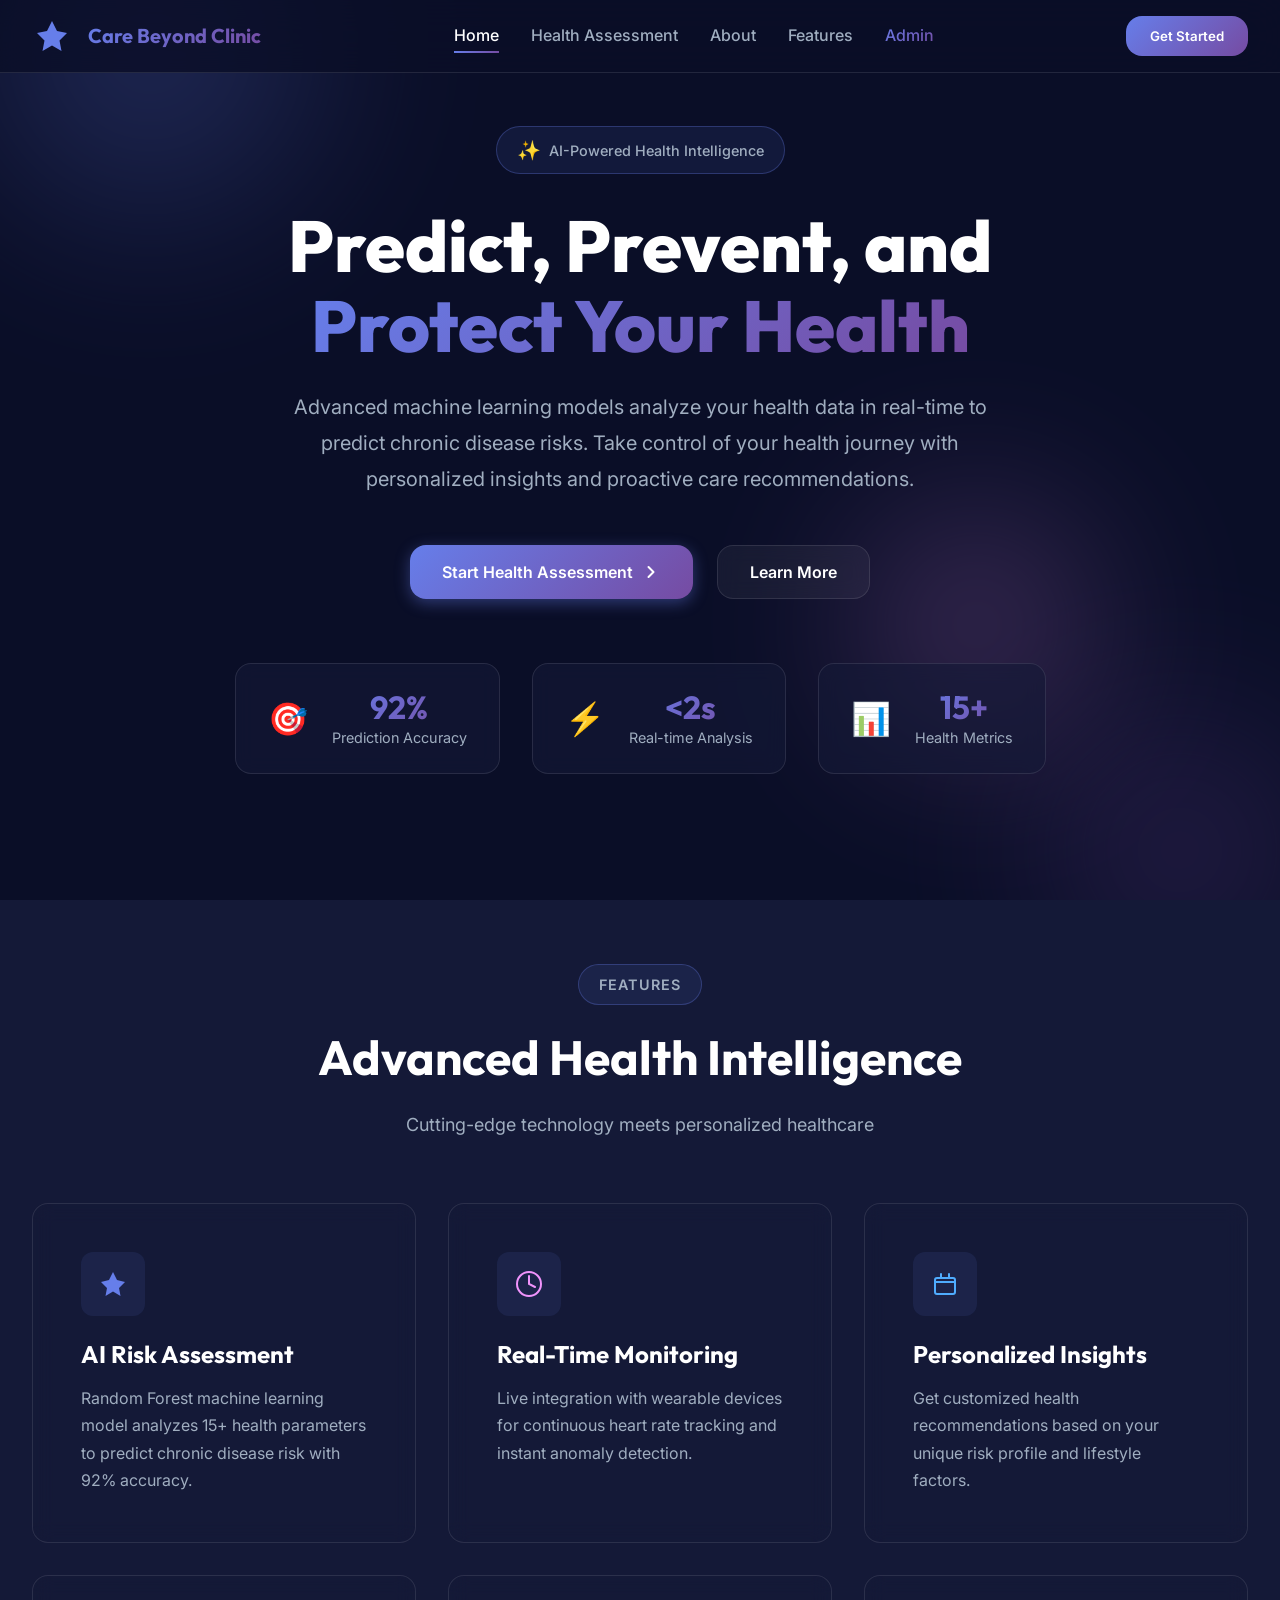
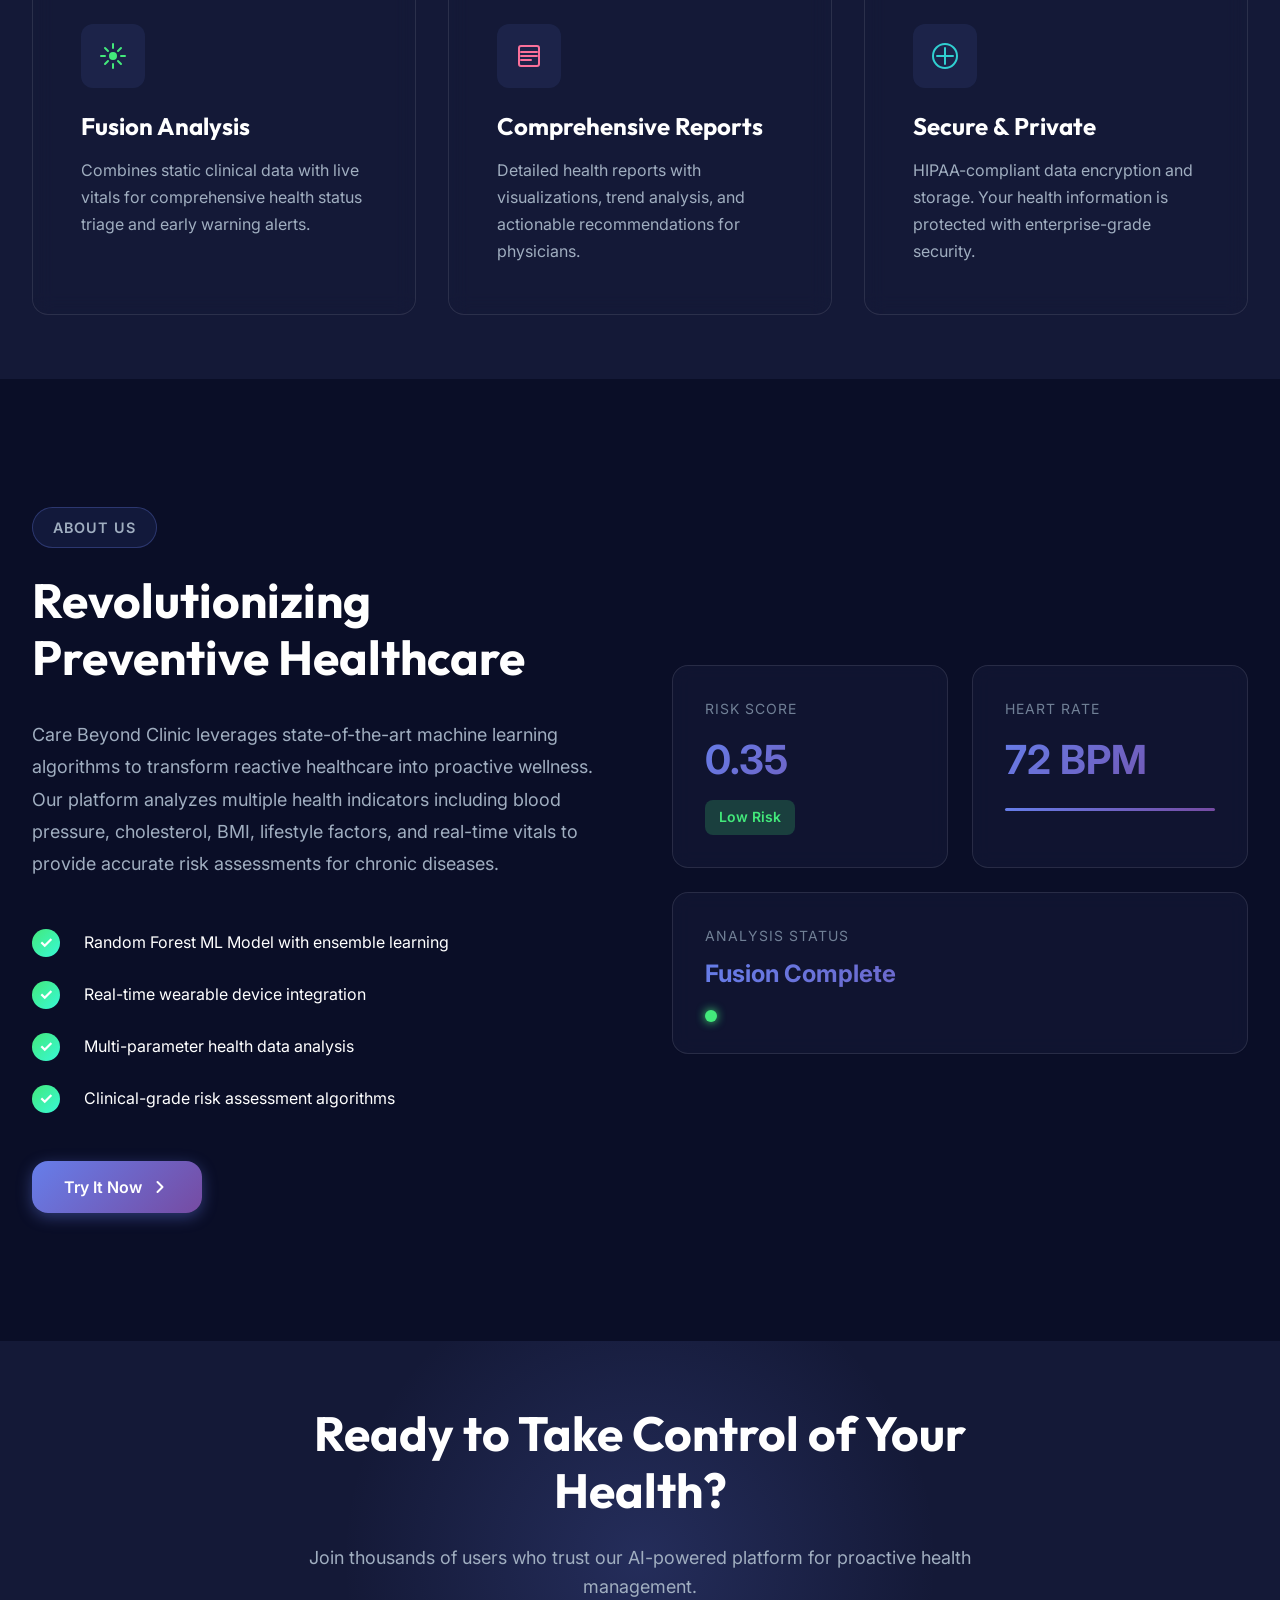
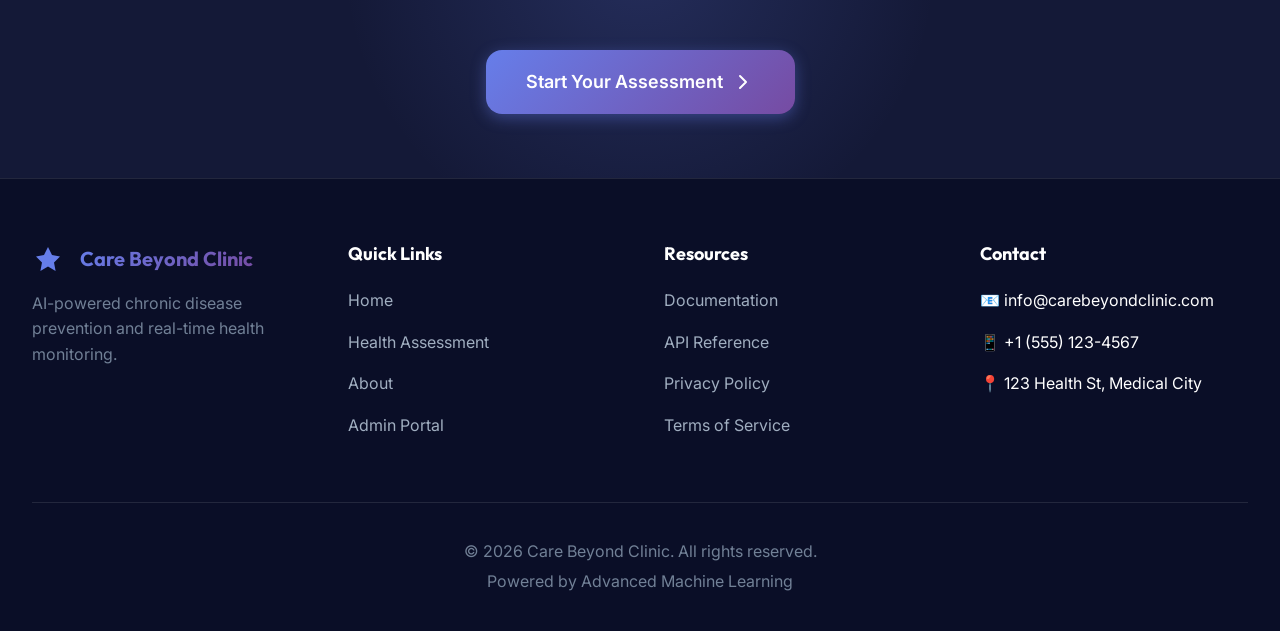
<file: index.html>
<!DOCTYPE html>
<html lang="en">
<head>
    <meta charset="UTF-8">
    <meta name="viewport" content="width=device-width, initial-scale=1.0">
    <title>Care Beyond Clinic - AI-Powered Chronic Disease Prevention</title>
    <meta name="description" content="Advanced AI-powered platform for chronic disease risk assessment and prevention. Real-time health monitoring with cutting-edge machine learning technology.">
    <link rel="stylesheet" href="styles.css">
    <link rel="preconnect" href="https://fonts.googleapis.com">
    <link rel="preconnect" href="https://fonts.gstatic.com" crossorigin>
    <link href="https://fonts.googleapis.com/css2?family=Inter:wght@300;400;500;600;700;800&family=Outfit:wght@300;400;600;700;800&display=swap" rel="stylesheet">
</head>
<body>
    <!-- Navigation -->
    <nav class="navbar">
        <div class="nav-container">
            <div class="logo">
                <div class="logo-icon">
                    <svg width="40" height="40" viewBox="0 0 40 40" fill="none" xmlns="http://www.w3.org/2000/svg">
                        <path d="M20 5L25 15L35 17L27.5 24.5L29.5 35L20 29.5L10.5 35L12.5 24.5L5 17L15 15L20 5Z" fill="url(#gradient1)"/>
                        <defs>
                            <linearGradient id="gradient1" x1="5" y1="5" x2="35" y2="35">
                                <stop offset="0%" stop-color="#667eea"/>
                                <stop offset="100%" stop-color="#764ba2"/>
                            </linearGradient>
                        </defs>
                    </svg>
                </div>
                <span class="logo-text">Care Beyond Clinic</span>
            </div>
            <ul class="nav-links">
                <li><a href="index.html" class="active">Home</a></li>
                <li><a href="assessment.html">Health Assessment</a></li>
                <li><a href="#about">About</a></li>
                <li><a href="#features">Features</a></li>
                <li><a href="admin.html" class="nav-admin">Admin</a></li>
            </ul>
            <button class="nav-cta" onclick="window.location.href='assessment.html'">Get Started</button>
        </div>
    </nav>

    <!-- Hero Section -->
    <section class="hero">
        <div class="hero-background">
            <div class="gradient-orb orb-1"></div>
            <div class="gradient-orb orb-2"></div>
            <div class="gradient-orb orb-3"></div>
        </div>
        <div class="hero-content">
            <div class="hero-badge">
                <span class="badge-icon">✨</span>
                <span>AI-Powered Health Intelligence</span>
            </div>
            <h1 class="hero-title">
                Predict, Prevent, and
                <span class="gradient-text">Protect Your Health</span>
            </h1>
            <p class="hero-description">
                Advanced machine learning models analyze your health data in real-time to predict chronic disease risks. 
                Take control of your health journey with personalized insights and proactive care recommendations.
            </p>
            <div class="hero-actions">
                <button class="btn-primary" onclick="window.location.href='assessment.html'">
                    <span>Start Health Assessment</span>
                    <svg width="20" height="20" viewBox="0 0 20 20" fill="none">
                        <path d="M7.5 15L12.5 10L7.5 5" stroke="currentColor" stroke-width="2" stroke-linecap="round" stroke-linejoin="round"/>
                    </svg>
                </button>
                <button class="btn-secondary" onclick="document.getElementById('about').scrollIntoView({behavior: 'smooth'})">
                    <span>Learn More</span>
                </button>
            </div>
            <div class="hero-stats">
                <div class="stat-card">
                    <div class="stat-icon">🎯</div>
                    <div class="stat-content">
                        <h3>92%</h3>
                        <p>Prediction Accuracy</p>
                    </div>
                </div>
                <div class="stat-card">
                    <div class="stat-icon">⚡</div>
                    <div class="stat-content">
                        <h3>&lt;2s</h3>
                        <p>Real-time Analysis</p>
                    </div>
                </div>
                <div class="stat-card">
                    <div class="stat-icon">📊</div>
                    <div class="stat-content">
                        <h3>15+</h3>
                        <p>Health Metrics</p>
                    </div>
                </div>
            </div>
        </div>
    </section>

    <!-- Features Section -->
    <section id="features" class="features">
        <div class="section-container">
            <div class="section-header">
                <span class="section-badge">Features</span>
                <h2 class="section-title">Advanced Health Intelligence</h2>
                <p class="section-description">Cutting-edge technology meets personalized healthcare</p>
            </div>
            <div class="features-grid">
                <div class="feature-card">
                    <div class="feature-icon">
                        <svg width="32" height="32" viewBox="0 0 32 32" fill="none">
                            <path d="M16 4L20 12L28 14L22 20L23.5 28L16 23.5L8.5 28L10 20L4 14L12 12L16 4Z" fill="url(#gradient2)"/>
                            <defs>
                                <linearGradient id="gradient2" x1="4" y1="4" x2="28" y2="28">
                                    <stop offset="0%" stop-color="#667eea"/>
                                    <stop offset="100%" stop-color="#764ba2"/>
                                </linearGradient>
                            </defs>
                        </svg>
                    </div>
                    <h3>AI Risk Assessment</h3>
                    <p>Random Forest machine learning model analyzes 15+ health parameters to predict chronic disease risk with 92% accuracy.</p>
                </div>
                <div class="feature-card">
                    <div class="feature-icon">
                        <svg width="32" height="32" viewBox="0 0 32 32" fill="none">
                            <circle cx="16" cy="16" r="12" stroke="url(#gradient3)" stroke-width="2" fill="none"/>
                            <path d="M16 8V16L22 19" stroke="url(#gradient3)" stroke-width="2" stroke-linecap="round"/>
                            <defs>
                                <linearGradient id="gradient3" x1="4" y1="4" x2="28" y2="28">
                                    <stop offset="0%" stop-color="#f093fb"/>
                                    <stop offset="100%" stop-color="#f5576c"/>
                                </linearGradient>
                            </defs>
                        </svg>
                    </div>
                    <h3>Real-Time Monitoring</h3>
                    <p>Live integration with wearable devices for continuous heart rate tracking and instant anomaly detection.</p>
                </div>
                <div class="feature-card">
                    <div class="feature-icon">
                        <svg width="32" height="32" viewBox="0 0 32 32" fill="none">
                            <rect x="6" y="10" width="20" height="16" rx="2" stroke="url(#gradient4)" stroke-width="2" fill="none"/>
                            <path d="M6 14H26M12 10V6M20 10V6" stroke="url(#gradient4)" stroke-width="2" stroke-linecap="round"/>
                            <defs>
                                <linearGradient id="gradient4" x1="6" y1="6" x2="26" y2="26">
                                    <stop offset="0%" stop-color="#4facfe"/>
                                    <stop offset="100%" stop-color="#00f2fe"/>
                                </linearGradient>
                            </defs>
                        </svg>
                    </div>
                    <h3>Personalized Insights</h3>
                    <p>Get customized health recommendations based on your unique risk profile and lifestyle factors.</p>
                </div>
                <div class="feature-card">
                    <div class="feature-icon">
                        <svg width="32" height="32" viewBox="0 0 32 32" fill="none">
                            <path d="M16 4V8M16 24V28M8 16H4M28 16H24M24 8L21 11M11 21L8 24M24 24L21 21M11 11L8 8" stroke="url(#gradient5)" stroke-width="2" stroke-linecap="round"/>
                            <circle cx="16" cy="16" r="4" fill="url(#gradient5)"/>
                            <defs>
                                <linearGradient id="gradient5" x1="4" y1="4" x2="28" y2="28">
                                    <stop offset="0%" stop-color="#43e97b"/>
                                    <stop offset="100%" stop-color="#38f9d7"/>
                                </linearGradient>
                            </defs>
                        </svg>
                    </div>
                    <h3>Fusion Analysis</h3>
                    <p>Combines static clinical data with live vitals for comprehensive health status triage and early warning alerts.</p>
                </div>
                <div class="feature-card">
                    <div class="feature-icon">
                        <svg width="32" height="32" viewBox="0 0 32 32" fill="none">
                            <path d="M8 12H24M8 16H24M8 20H18" stroke="url(#gradient6)" stroke-width="2" stroke-linecap="round"/>
                            <rect x="6" y="6" width="20" height="20" rx="2" stroke="url(#gradient6)" stroke-width="2" fill="none"/>
                            <defs>
                                <linearGradient id="gradient6" x1="6" y1="6" x2="26" y2="26">
                                    <stop offset="0%" stop-color="#fa709a"/>
                                    <stop offset="100%" stop-color="#fee140"/>
                                </linearGradient>
                            </defs>
                        </svg>
                    </div>
                    <h3>Comprehensive Reports</h3>
                    <p>Detailed health reports with visualizations, trend analysis, and actionable recommendations for physicians.</p>
                </div>
                <div class="feature-card">
                    <div class="feature-icon">
                        <svg width="32" height="32" viewBox="0 0 32 32" fill="none">
                            <path d="M16 8V16M16 16V24M16 16H24M16 16H8" stroke="url(#gradient7)" stroke-width="2" stroke-linecap="round"/>
                            <circle cx="16" cy="16" r="12" stroke="url(#gradient7)" stroke-width="2" fill="none"/>
                            <defs>
                                <linearGradient id="gradient7" x1="4" y1="4" x2="28" y2="28">
                                    <stop offset="0%" stop-color="#30cfd0"/>
                                    <stop offset="100%" stop-color="#330867"/>
                                </linearGradient>
                            </defs>
                        </svg>
                    </div>
                    <h3>Secure & Private</h3>
                    <p>HIPAA-compliant data encryption and storage. Your health information is protected with enterprise-grade security.</p>
                </div>
            </div>
        </div>
    </section>

    <!-- About Section -->
    <section id="about" class="about">
        <div class="section-container">
            <div class="about-content">
                <div class="about-text">
                    <span class="section-badge">About Us</span>
                    <h2 class="section-title">Revolutionizing Preventive Healthcare</h2>
                    <p class="about-description">
                        Care Beyond Clinic leverages state-of-the-art machine learning algorithms to transform reactive healthcare into proactive wellness.
                        Our platform analyzes multiple health indicators including blood pressure, cholesterol, BMI, lifestyle factors, and real-time vitals
                        to provide accurate risk assessments for chronic diseases.
                    </p>
                    <div class="about-features">
                        <div class="about-feature-item">
                            <div class="check-icon">✓</div>
                            <span>Random Forest ML Model with ensemble learning</span>
                        </div>
                        <div class="about-feature-item">
                            <div class="check-icon">✓</div>
                            <span>Real-time wearable device integration</span>
                        </div>
                        <div class="about-feature-item">
                            <div class="check-icon">✓</div>
                            <span>Multi-parameter health data analysis</span>
                        </div>
                        <div class="about-feature-item">
                            <div class="check-icon">✓</div>
                            <span>Clinical-grade risk assessment algorithms</span>
                        </div>
                    </div>
                    <button class="btn-primary" onclick="window.location.href='assessment.html'">
                        <span>Try It Now</span>
                        <svg width="20" height="20" viewBox="0 0 20 20" fill="none">
                            <path d="M7.5 15L12.5 10L7.5 5" stroke="currentColor" stroke-width="2" stroke-linecap="round" stroke-linejoin="round"/>
                        </svg>
                    </button>
                </div>
                <div class="about-visual">
                    <div class="visual-card card-1">
                        <div class="metric-label">Risk Score</div>
                        <div class="metric-value">0.35</div>
                        <div class="metric-status status-safe">Low Risk</div>
                    </div>
                    <div class="visual-card card-2">
                        <div class="metric-label">Heart Rate</div>
                        <div class="metric-value heartbeat">72 BPM</div>
                        <div class="pulse-line"></div>
                    </div>
                    <div class="visual-card card-3">
                        <div class="metric-label">Analysis Status</div>
                        <div class="metric-value small">Fusion Complete</div>
                        <div class="status-indicator active"></div>
                    </div>
                </div>
            </div>
        </div>
    </section>

    <!-- CTA Section -->
    <section class="cta">
        <div class="cta-container">
            <h2 class="cta-title">Ready to Take Control of Your Health?</h2>
            <p class="cta-description">Join thousands of users who trust our AI-powered platform for proactive health management.</p>
            <button class="btn-primary large" onclick="window.location.href='assessment.html'">
                <span>Start Your Assessment</span>
                <svg width="24" height="24" viewBox="0 0 24 24" fill="none">
                    <path d="M9 18L15 12L9 6" stroke="currentColor" stroke-width="2" stroke-linecap="round" stroke-linejoin="round"/>
                </svg>
            </button>
        </div>
    </section>

    <!-- Footer -->
    <footer class="footer">
        <div class="footer-container">
            <div class="footer-content">
                <div class="footer-section">
                    <div class="logo">
                        <div class="logo-icon">
                            <svg width="32" height="32" viewBox="0 0 40 40" fill="none">
                                <path d="M20 5L25 15L35 17L27.5 24.5L29.5 35L20 29.5L10.5 35L12.5 24.5L5 17L15 15L20 5Z" fill="url(#gradient-footer)"/>
                                <defs>
                                    <linearGradient id="gradient-footer" x1="5" y1="5" x2="35" y2="35">
                                        <stop offset="0%" stop-color="#667eea"/>
                                        <stop offset="100%" stop-color="#764ba2"/>
                                    </linearGradient>
                                </defs>
                            </svg>
                        </div>
                        <span class="logo-text">Care Beyond Clinic</span>
                    </div>
                    <p class="footer-description">AI-powered chronic disease prevention and real-time health monitoring.</p>
                </div>
                <div class="footer-section">
                    <h4>Quick Links</h4>
                    <ul>
                        <li><a href="index.html">Home</a></li>
                        <li><a href="assessment.html">Health Assessment</a></li>
                        <li><a href="#about">About</a></li>
                        <li><a href="admin.html">Admin Portal</a></li>
                    </ul>
                </div>
                <div class="footer-section">
                    <h4>Resources</h4>
                    <ul>
                        <li><a href="#">Documentation</a></li>
                        <li><a href="#">API Reference</a></li>
                        <li><a href="#">Privacy Policy</a></li>
                        <li><a href="#">Terms of Service</a></li>
                    </ul>
                </div>
                <div class="footer-section">
                    <h4>Contact</h4>
                    <ul>
                        <li>📧 info@carebeyondclinic.com</li>
                        <li>📱 +1 (555) 123-4567</li>
                        <li>📍 123 Health St, Medical City</li>
                    </ul>
                </div>
            </div>
            <div class="footer-bottom">
                <p>&copy; 2026 Care Beyond Clinic. All rights reserved.</p>
                <p>Powered by Advanced Machine Learning</p>
            </div>
        </div>
    </footer>
</body>
</html>
</file>
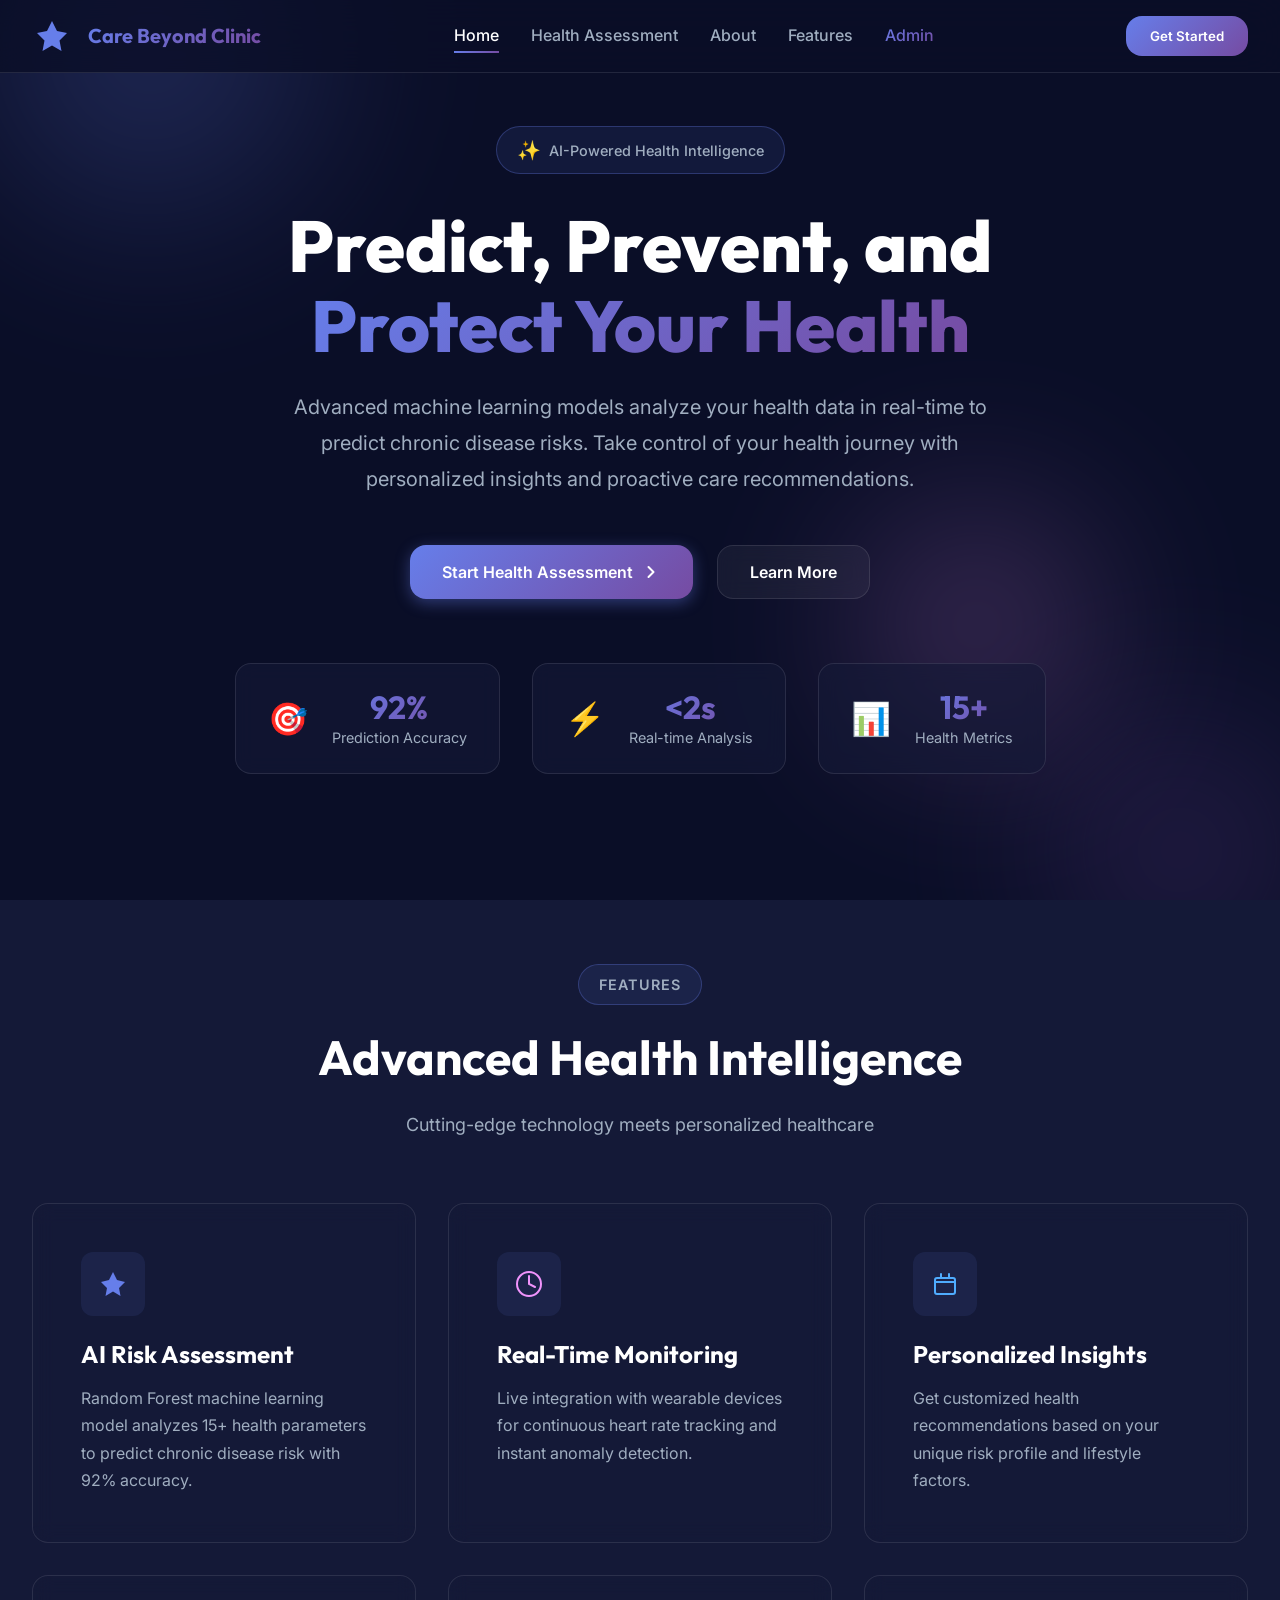
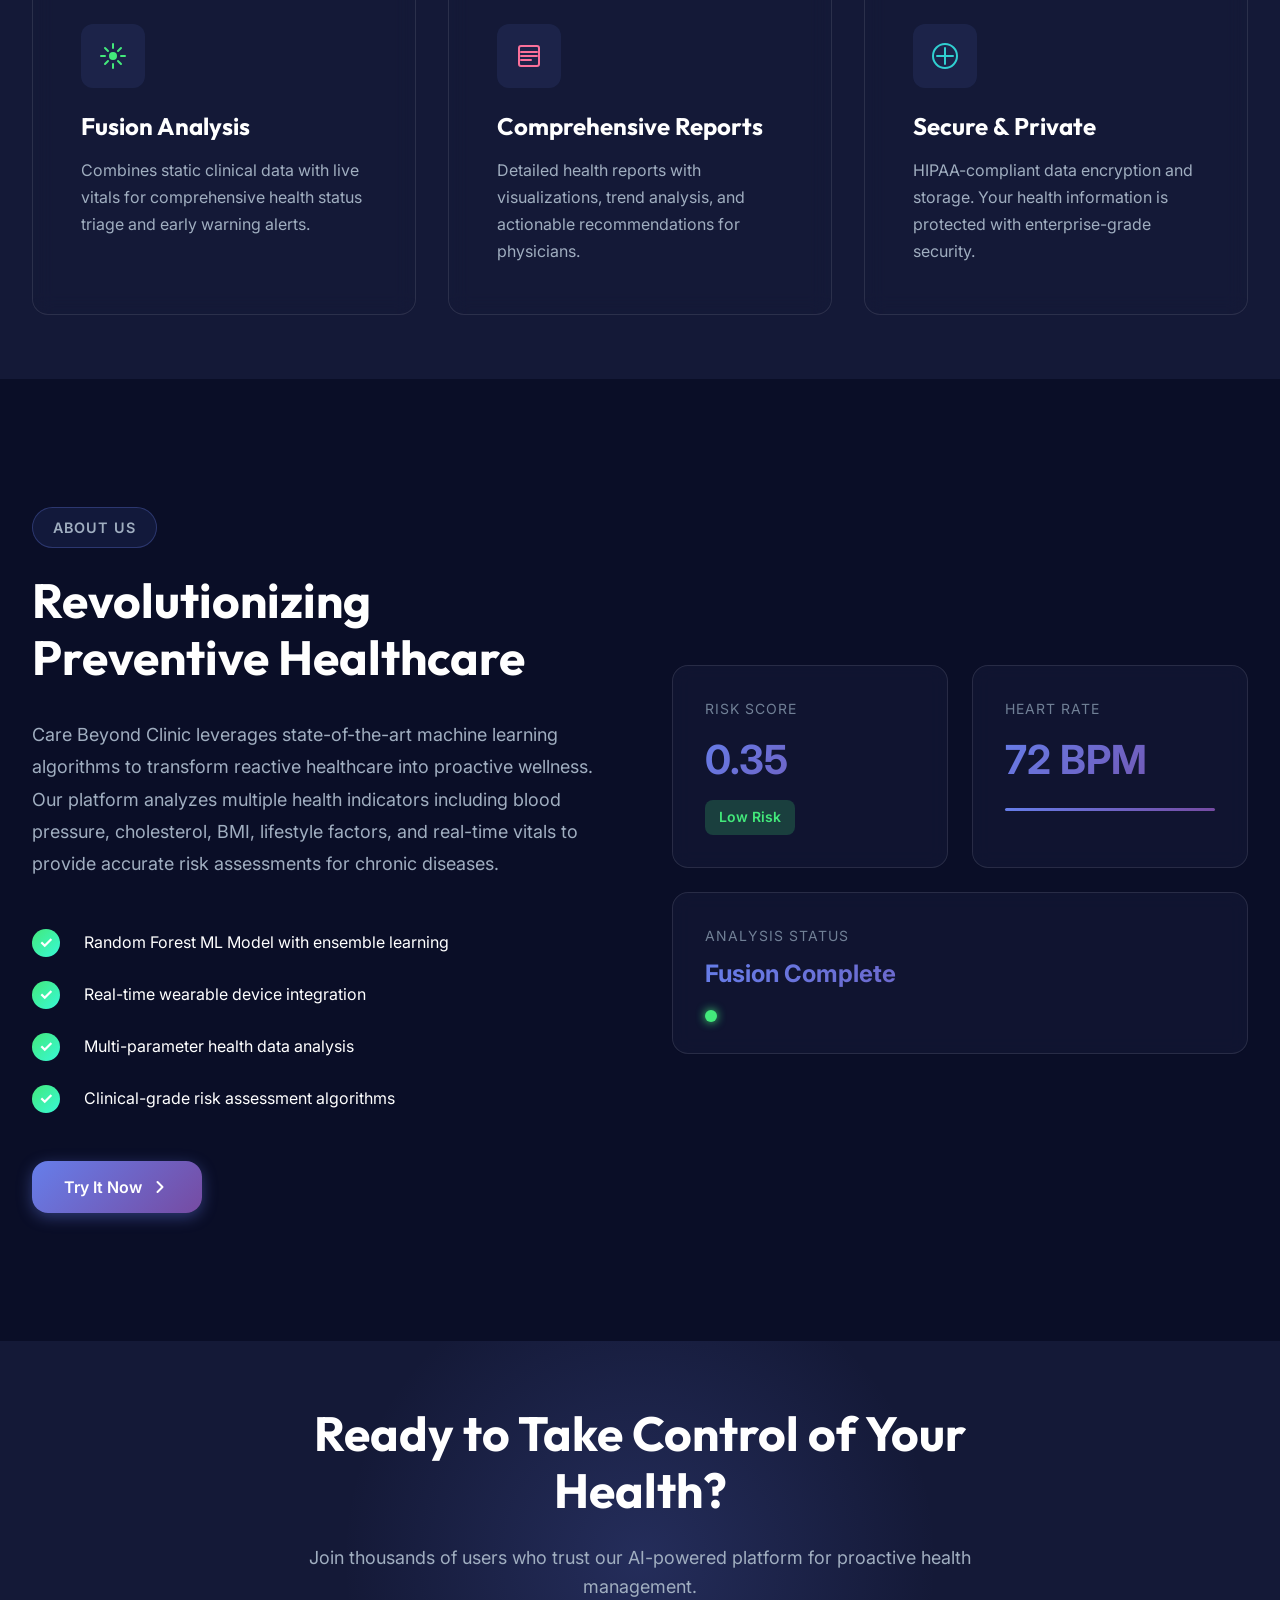
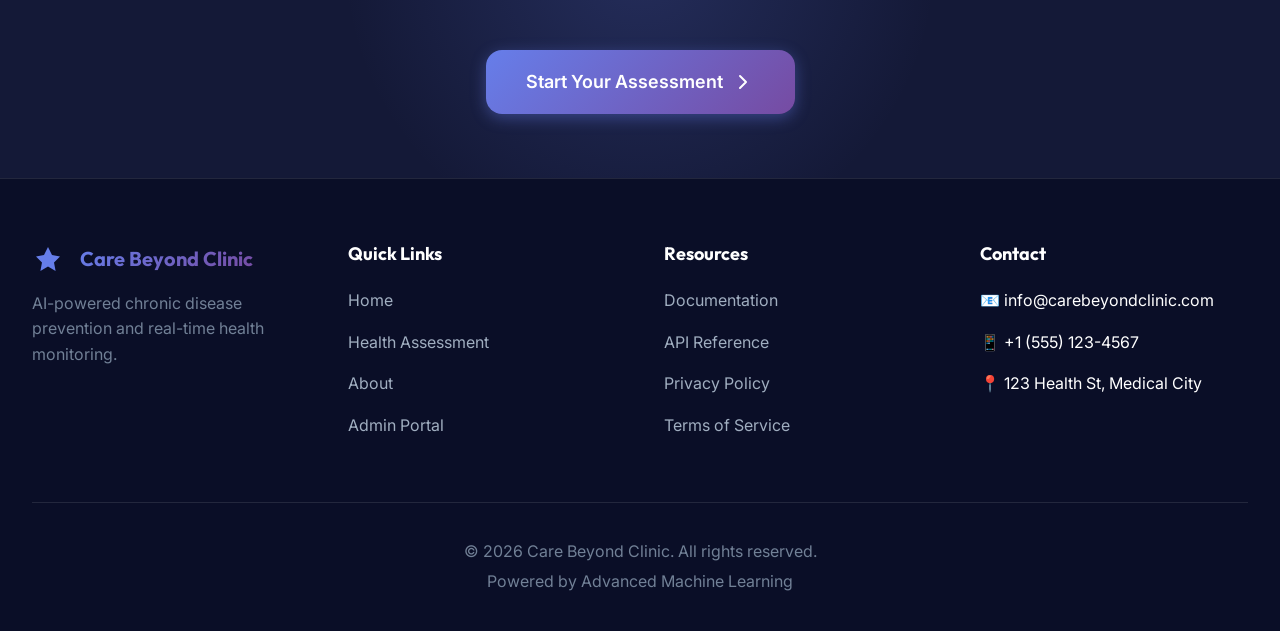
<file: frontend/index.html>
<!DOCTYPE html>
<html lang="en">
<head>
    <meta charset="UTF-8">
    <meta name="viewport" content="width=device-width, initial-scale=1.0">
    <title>Care Beyond Clinic - AI-Powered Chronic Disease Prevention</title>
    <meta name="description" content="Advanced AI-powered platform for chronic disease risk assessment and prevention. Real-time health monitoring with cutting-edge machine learning technology.">
    <link rel="stylesheet" href="css/styles.css">
    <link rel="preconnect" href="https://fonts.googleapis.com">
    <link rel="preconnect" href="https://fonts.gstatic.com" crossorigin>
    <link href="https://fonts.googleapis.com/css2?family=Inter:wght@300;400;500;600;700;800&family=Outfit:wght@300;400;600;700;800&display=swap" rel="stylesheet">
</head>
<body>
    <!-- Navigation -->
    <nav class="navbar">
        <div class="nav-container">
            <div class="logo">
                <div class="logo-icon">
                    <svg width="40" height="40" viewBox="0 0 40 40" fill="none" xmlns="http://www.w3.org/2000/svg">
                        <path d="M20 5L25 15L35 17L27.5 24.5L29.5 35L20 29.5L10.5 35L12.5 24.5L5 17L15 15L20 5Z" fill="url(#gradient1)"/>
                        <defs>
                            <linearGradient id="gradient1" x1="5" y1="5" x2="35" y2="35">
                                <stop offset="0%" stop-color="#667eea"/>
                                <stop offset="100%" stop-color="#764ba2"/>
                            </linearGradient>
                        </defs>
                    </svg>
                </div>
                <span class="logo-text">Care Beyond Clinic</span>
            </div>
            <ul class="nav-links">
                <li><a href="index.html" class="active">Home</a></li>
                <li><a href="assessment.html">Health Assessment</a></li>
                <li><a href="#about">About</a></li>
                <li><a href="#features">Features</a></li>
                <li><a href="admin.html" class="nav-admin">Admin</a></li>
            </ul>
            <button class="nav-cta" onclick="window.location.href='assessment.html'">Get Started</button>
        </div>
    </nav>

    <!-- Hero Section -->
    <section class="hero">
        <div class="hero-background">
            <div class="gradient-orb orb-1"></div>
            <div class="gradient-orb orb-2"></div>
            <div class="gradient-orb orb-3"></div>
        </div>
        <div class="hero-content">
            <div class="hero-badge">
                <span class="badge-icon">✨</span>
                <span>AI-Powered Health Intelligence</span>
            </div>
            <h1 class="hero-title">
                Predict, Prevent, and
                <span class="gradient-text">Protect Your Health</span>
            </h1>
            <p class="hero-description">
                Advanced machine learning models analyze your health data in real-time to predict chronic disease risks. 
                Take control of your health journey with personalized insights and proactive care recommendations.
            </p>
            <div class="hero-actions">
                <button class="btn-primary" onclick="window.location.href='assessment.html'">
                    <span>Start Health Assessment</span>
                    <svg width="20" height="20" viewBox="0 0 20 20" fill="none">
                        <path d="M7.5 15L12.5 10L7.5 5" stroke="currentColor" stroke-width="2" stroke-linecap="round" stroke-linejoin="round"/>
                    </svg>
                </button>
                <button class="btn-secondary" onclick="document.getElementById('about').scrollIntoView({behavior: 'smooth'})">
                    <span>Learn More</span>
                </button>
            </div>
            <div class="hero-stats">
                <div class="stat-card">
                    <div class="stat-icon">🎯</div>
                    <div class="stat-content">
                        <h3>92%</h3>
                        <p>Prediction Accuracy</p>
                    </div>
                </div>
                <div class="stat-card">
                    <div class="stat-icon">⚡</div>
                    <div class="stat-content">
                        <h3>&lt;2s</h3>
                        <p>Real-time Analysis</p>
                    </div>
                </div>
                <div class="stat-card">
                    <div class="stat-icon">📊</div>
                    <div class="stat-content">
                        <h3>15+</h3>
                        <p>Health Metrics</p>
                    </div>
                </div>
            </div>
        </div>
    </section>

    <!-- Features Section -->
    <section id="features" class="features">
        <div class="section-container">
            <div class="section-header">
                <span class="section-badge">Features</span>
                <h2 class="section-title">Advanced Health Intelligence</h2>
                <p class="section-description">Cutting-edge technology meets personalized healthcare</p>
            </div>
            <div class="features-grid">
                <div class="feature-card">
                    <div class="feature-icon">
                        <svg width="32" height="32" viewBox="0 0 32 32" fill="none">
                            <path d="M16 4L20 12L28 14L22 20L23.5 28L16 23.5L8.5 28L10 20L4 14L12 12L16 4Z" fill="url(#gradient2)"/>
                            <defs>
                                <linearGradient id="gradient2" x1="4" y1="4" x2="28" y2="28">
                                    <stop offset="0%" stop-color="#667eea"/>
                                    <stop offset="100%" stop-color="#764ba2"/>
                                </linearGradient>
                            </defs>
                        </svg>
                    </div>
                    <h3>AI Risk Assessment</h3>
                    <p>Random Forest machine learning model analyzes 15+ health parameters to predict chronic disease risk with 92% accuracy.</p>
                </div>
                <div class="feature-card">
                    <div class="feature-icon">
                        <svg width="32" height="32" viewBox="0 0 32 32" fill="none">
                            <circle cx="16" cy="16" r="12" stroke="url(#gradient3)" stroke-width="2" fill="none"/>
                            <path d="M16 8V16L22 19" stroke="url(#gradient3)" stroke-width="2" stroke-linecap="round"/>
                            <defs>
                                <linearGradient id="gradient3" x1="4" y1="4" x2="28" y2="28">
                                    <stop offset="0%" stop-color="#f093fb"/>
                                    <stop offset="100%" stop-color="#f5576c"/>
                                </linearGradient>
                            </defs>
                        </svg>
                    </div>
                    <h3>Real-Time Monitoring</h3>
                    <p>Live integration with wearable devices for continuous heart rate tracking and instant anomaly detection.</p>
                </div>
                <div class="feature-card">
                    <div class="feature-icon">
                        <svg width="32" height="32" viewBox="0 0 32 32" fill="none">
                            <rect x="6" y="10" width="20" height="16" rx="2" stroke="url(#gradient4)" stroke-width="2" fill="none"/>
                            <path d="M6 14H26M12 10V6M20 10V6" stroke="url(#gradient4)" stroke-width="2" stroke-linecap="round"/>
                            <defs>
                                <linearGradient id="gradient4" x1="6" y1="6" x2="26" y2="26">
                                    <stop offset="0%" stop-color="#4facfe"/>
                                    <stop offset="100%" stop-color="#00f2fe"/>
                                </linearGradient>
                            </defs>
                        </svg>
                    </div>
                    <h3>Personalized Insights</h3>
                    <p>Get customized health recommendations based on your unique risk profile and lifestyle factors.</p>
                </div>
                <div class="feature-card">
                    <div class="feature-icon">
                        <svg width="32" height="32" viewBox="0 0 32 32" fill="none">
                            <path d="M16 4V8M16 24V28M8 16H4M28 16H24M24 8L21 11M11 21L8 24M24 24L21 21M11 11L8 8" stroke="url(#gradient5)" stroke-width="2" stroke-linecap="round"/>
                            <circle cx="16" cy="16" r="4" fill="url(#gradient5)"/>
                            <defs>
                                <linearGradient id="gradient5" x1="4" y1="4" x2="28" y2="28">
                                    <stop offset="0%" stop-color="#43e97b"/>
                                    <stop offset="100%" stop-color="#38f9d7"/>
                                </linearGradient>
                            </defs>
                        </svg>
                    </div>
                    <h3>Fusion Analysis</h3>
                    <p>Combines static clinical data with live vitals for comprehensive health status triage and early warning alerts.</p>
                </div>
                <div class="feature-card">
                    <div class="feature-icon">
                        <svg width="32" height="32" viewBox="0 0 32 32" fill="none">
                            <path d="M8 12H24M8 16H24M8 20H18" stroke="url(#gradient6)" stroke-width="2" stroke-linecap="round"/>
                            <rect x="6" y="6" width="20" height="20" rx="2" stroke="url(#gradient6)" stroke-width="2" fill="none"/>
                            <defs>
                                <linearGradient id="gradient6" x1="6" y1="6" x2="26" y2="26">
                                    <stop offset="0%" stop-color="#fa709a"/>
                                    <stop offset="100%" stop-color="#fee140"/>
                                </linearGradient>
                            </defs>
                        </svg>
                    </div>
                    <h3>Comprehensive Reports</h3>
                    <p>Detailed health reports with visualizations, trend analysis, and actionable recommendations for physicians.</p>
                </div>
                <div class="feature-card">
                    <div class="feature-icon">
                        <svg width="32" height="32" viewBox="0 0 32 32" fill="none">
                            <path d="M16 8V16M16 16V24M16 16H24M16 16H8" stroke="url(#gradient7)" stroke-width="2" stroke-linecap="round"/>
                            <circle cx="16" cy="16" r="12" stroke="url(#gradient7)" stroke-width="2" fill="none"/>
                            <defs>
                                <linearGradient id="gradient7" x1="4" y1="4" x2="28" y2="28">
                                    <stop offset="0%" stop-color="#30cfd0"/>
                                    <stop offset="100%" stop-color="#330867"/>
                                </linearGradient>
                            </defs>
                        </svg>
                    </div>
                    <h3>Secure & Private</h3>
                    <p>HIPAA-compliant data encryption and storage. Your health information is protected with enterprise-grade security.</p>
                </div>
            </div>
        </div>
    </section>

    <!-- About Section -->
    <section id="about" class="about">
        <div class="section-container">
            <div class="about-content">
                <div class="about-text">
                    <span class="section-badge">About Us</span>
                    <h2 class="section-title">Revolutionizing Preventive Healthcare</h2>
                    <p class="about-description">
                        Care Beyond Clinic leverages state-of-the-art machine learning algorithms to transform reactive healthcare into proactive wellness.
                        Our platform analyzes multiple health indicators including blood pressure, cholesterol, BMI, lifestyle factors, and real-time vitals
                        to provide accurate risk assessments for chronic diseases.
                    </p>
                    <div class="about-features">
                        <div class="about-feature-item">
                            <div class="check-icon">✓</div>
                            <span>Random Forest ML Model with ensemble learning</span>
                        </div>
                        <div class="about-feature-item">
                            <div class="check-icon">✓</div>
                            <span>Real-time wearable device integration</span>
                        </div>
                        <div class="about-feature-item">
                            <div class="check-icon">✓</div>
                            <span>Multi-parameter health data analysis</span>
                        </div>
                        <div class="about-feature-item">
                            <div class="check-icon">✓</div>
                            <span>Clinical-grade risk assessment algorithms</span>
                        </div>
                    </div>
                    <button class="btn-primary" onclick="window.location.href='assessment.html'">
                        <span>Try It Now</span>
                        <svg width="20" height="20" viewBox="0 0 20 20" fill="none">
                            <path d="M7.5 15L12.5 10L7.5 5" stroke="currentColor" stroke-width="2" stroke-linecap="round" stroke-linejoin="round"/>
                        </svg>
                    </button>
                </div>
                <div class="about-visual">
                    <div class="visual-card card-1">
                        <div class="metric-label">Risk Score</div>
                        <div class="metric-value">0.35</div>
                        <div class="metric-status status-safe">Low Risk</div>
                    </div>
                    <div class="visual-card card-2">
                        <div class="metric-label">Heart Rate</div>
                        <div class="metric-value heartbeat">72 BPM</div>
                        <div class="pulse-line"></div>
                    </div>
                    <div class="visual-card card-3">
                        <div class="metric-label">Analysis Status</div>
                        <div class="metric-value small">Fusion Complete</div>
                        <div class="status-indicator active"></div>
                    </div>
                </div>
            </div>
        </div>
    </section>

    <!-- CTA Section -->
    <section class="cta">
        <div class="cta-container">
            <h2 class="cta-title">Ready to Take Control of Your Health?</h2>
            <p class="cta-description">Join thousands of users who trust our AI-powered platform for proactive health management.</p>
            <button class="btn-primary large" onclick="window.location.href='assessment.html'">
                <span>Start Your Assessment</span>
                <svg width="24" height="24" viewBox="0 0 24 24" fill="none">
                    <path d="M9 18L15 12L9 6" stroke="currentColor" stroke-width="2" stroke-linecap="round" stroke-linejoin="round"/>
                </svg>
            </button>
        </div>
    </section>

    <!-- Footer -->
    <footer class="footer">
        <div class="footer-container">
            <div class="footer-content">
                <div class="footer-section">
                    <div class="logo">
                        <div class="logo-icon">
                            <svg width="32" height="32" viewBox="0 0 40 40" fill="none">
                                <path d="M20 5L25 15L35 17L27.5 24.5L29.5 35L20 29.5L10.5 35L12.5 24.5L5 17L15 15L20 5Z" fill="url(#gradient-footer)"/>
                                <defs>
                                    <linearGradient id="gradient-footer" x1="5" y1="5" x2="35" y2="35">
                                        <stop offset="0%" stop-color="#667eea"/>
                                        <stop offset="100%" stop-color="#764ba2"/>
                                    </linearGradient>
                                </defs>
                            </svg>
                        </div>
                        <span class="logo-text">Care Beyond Clinic</span>
                    </div>
                    <p class="footer-description">AI-powered chronic disease prevention and real-time health monitoring.</p>
                </div>
                <div class="footer-section">
                    <h4>Quick Links</h4>
                    <ul>
                        <li><a href="index.html">Home</a></li>
                        <li><a href="assessment.html">Health Assessment</a></li>
                        <li><a href="#about">About</a></li>
                        <li><a href="admin.html">Admin Portal</a></li>
                    </ul>
                </div>
                <div class="footer-section">
                    <h4>Resources</h4>
                    <ul>
                        <li><a href="#">Documentation</a></li>
                        <li><a href="#">API Reference</a></li>
                        <li><a href="#">Privacy Policy</a></li>
                        <li><a href="#">Terms of Service</a></li>
                    </ul>
                </div>
                <div class="footer-section">
                    <h4>Contact</h4>
                    <ul>
                        <li>📧 info@carebeyondclinic.com</li>
                        <li>📱 +1 (555) 123-4567</li>
                        <li>📍 123 Health St, Medical City</li>
                    </ul>
                </div>
            </div>
            <div class="footer-bottom">
                <p>&copy; 2026 Care Beyond Clinic. All rights reserved.</p>
                <p>Powered by Advanced Machine Learning</p>
            </div>
        </div>
    </footer>
</body>
</html>
</file>
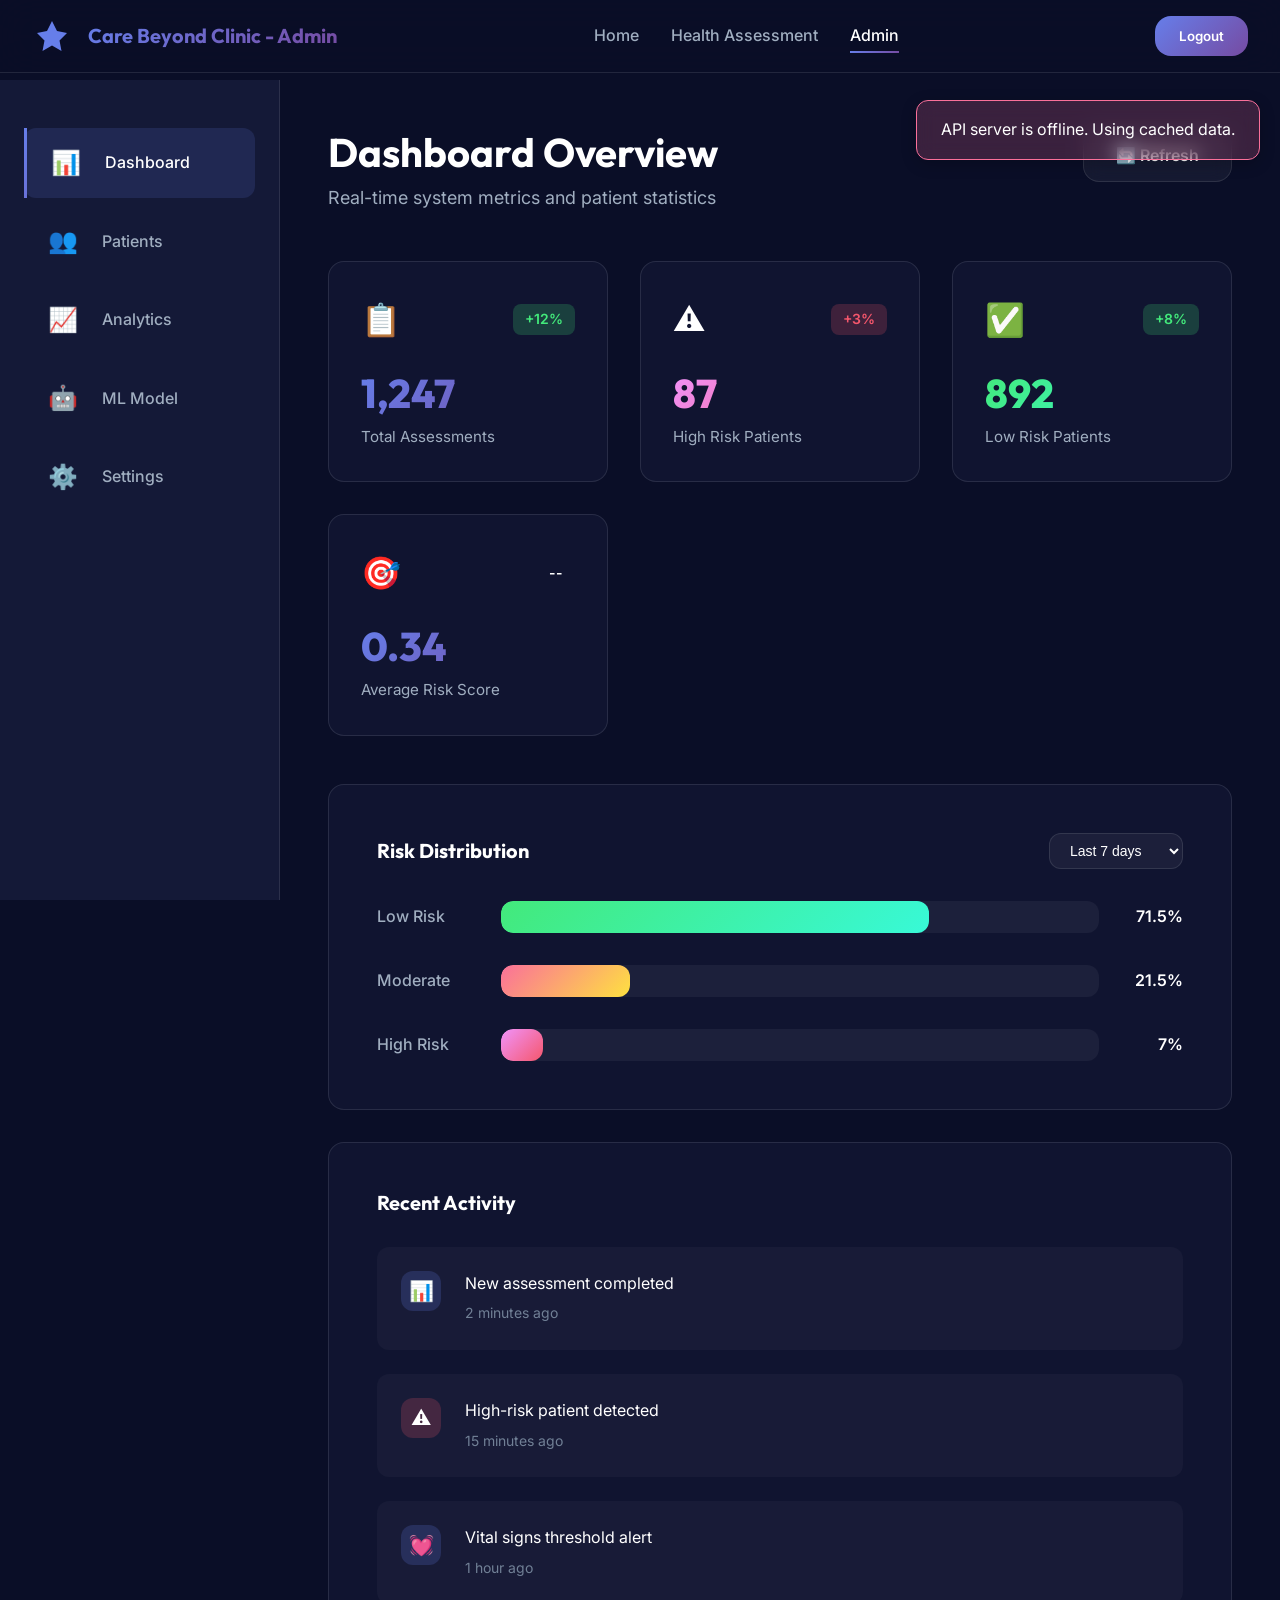
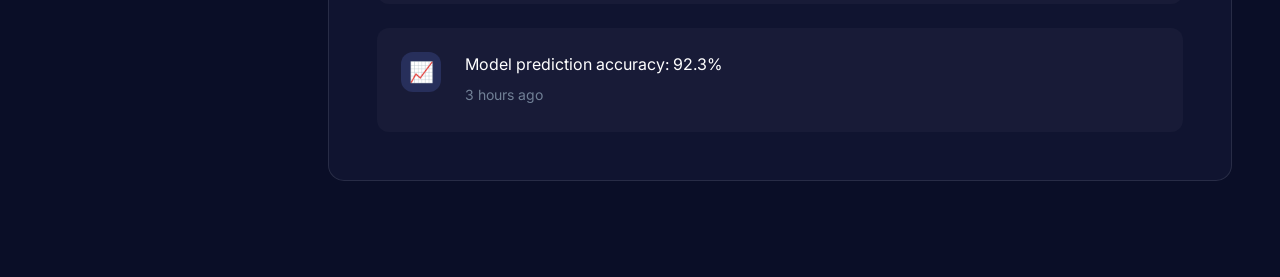
<file: admin.html>
<!DOCTYPE html>
<html lang="en">

<head>
    <meta charset="UTF-8">
    <meta name="viewport" content="width=device-width, initial-scale=1.0">
    <title>Admin Dashboard - Care Beyond Clinic</title>
    <meta name="description"
        content="Administrative dashboard for managing Care Beyond Clinic health assessment platform.">
    <link rel="stylesheet" href="styles.css">
    <link rel="stylesheet" href="admin.css">
    <link rel="preconnect" href="https://fonts.googleapis.com">
    <link rel="preconnect" href="https://fonts.gstatic.com" crossorigin>
    <link
        href="https://fonts.googleapis.com/css2?family=Inter:wght@300;400;500;600;700;800&family=Outfit:wght@300;400;600;700;800&display=swap"
        rel="stylesheet">
</head>

<body>
    <!-- Navigation -->
    <nav class="navbar">
        <div class="nav-container">
            <div class="logo">
                <div class="logo-icon">
                    <svg width="40" height="40" viewBox="0 0 40 40" fill="none" xmlns="http://www.w3.org/2000/svg">
                        <path d="M20 5L25 15L35 17L27.5 24.5L29.5 35L20 29.5L10.5 35L12.5 24.5L5 17L15 15L20 5Z"
                            fill="url(#gradient1)" />
                        <defs>
                            <linearGradient id="gradient1" x1="5" y1="5" x2="35" y2="35">
                                <stop offset="0%" stop-color="#667eea" />
                                <stop offset="100%" stop-color="#764ba2" />
                            </linearGradient>
                        </defs>
                    </svg>
                </div>
                <span class="logo-text">Care Beyond Clinic - Admin</span>
            </div>
            <ul class="nav-links">
                <li><a href="index.html">Home</a></li>
                <li><a href="assessment.html">Health Assessment</a></li>
                <li><a href="admin.html" class="active">Admin</a></li>
            </ul>
            <button class="nav-cta" onclick="logout()">Logout</button>
        </div>
    </nav>

    <!-- Admin Dashboard -->
    <main class="admin-page">
        <!-- Sidebar -->
        <aside class="admin-sidebar">
            <nav class="sidebar-nav">
                <a href="#dashboard" class="nav-item active" data-section="dashboard">
                    <span class="nav-icon">📊</span>
                    <span class="nav-text">Dashboard</span>
                </a>
                <a href="#patients" class="nav-item" data-section="patients">
                    <span class="nav-icon">👥</span>
                    <span class="nav-text">Patients</span>
                </a>
                <a href="#analytics" class="nav-item" data-section="analytics">
                    <span class="nav-icon">📈</span>
                    <span class="nav-text">Analytics</span>
                </a>
                <a href="#model" class="nav-item" data-section="model">
                    <span class="nav-icon">🤖</span>
                    <span class="nav-text">ML Model</span>
                </a>
                <a href="#settings" class="nav-item" data-section="settings">
                    <span class="nav-icon">⚙️</span>
                    <span class="nav-text">Settings</span>
                </a>
            </nav>
        </aside>

        <!-- Main Content -->
        <div class="admin-content">
            <!-- Dashboard Section -->
            <section id="dashboard" class="content-section active">
                <div class="section-header-admin">
                    <div>
                        <h1>Dashboard Overview</h1>
                        <p class="subtitle">Real-time system metrics and patient statistics</p>
                    </div>
                    <button class="btn-secondary" onclick="refreshDashboard()">
                        <span>🔄 Refresh</span>
                    </button>
                </div>

                <!-- Stats Grid -->
                <div class="stats-grid">
                    <div class="stat-card-admin">
                        <div class="stat-header">
                            <span class="stat-icon-admin">📋</span>
                            <span class="stat-trend positive">+12%</span>
                        </div>
                        <h3 class="stat-value" id="totalAssessments">1,247</h3>
                        <p class="stat-label">Total Assessments</p>
                    </div>

                    <div class="stat-card-admin">
                        <div class="stat-header">
                            <span class="stat-icon-admin">⚠️</span>
                            <span class="stat-trend negative">+3%</span>
                        </div>
                        <h3 class="stat-value high-risk" id="highRiskPatients">87</h3>
                        <p class="stat-label">High Risk Patients</p>
                    </div>

                    <div class="stat-card-admin">
                        <div class="stat-header">
                            <span class="stat-icon-admin">✅</span>
                            <span class="stat-trend positive">+8%</span>
                        </div>
                        <h3 class="stat-value low-risk" id="lowRiskPatients">892</h3>
                        <p class="stat-label">Low Risk Patients</p>
                    </div>

                    <div class="stat-card-admin">
                        <div class="stat-header">
                            <span class="stat-icon-admin">🎯</span>
                            <span class="stat-trend">--</span>
                        </div>
                        <h3 class="stat-value" id="avgRiskScore">0.34</h3>
                        <p class="stat-label">Average Risk Score</p>
                    </div>
                </div>

                <!-- Charts Row -->
                <div class="charts-grid">
                    <div class="chart-card">
                        <div class="chart-header">
                            <h3>Risk Distribution</h3>
                            <select class="chart-filter">
                                <option>Last 7 days</option>
                                <option>Last 30 days</option>
                                <option>Last 90 days</option>
                            </select>
                        </div>
                        <div class="chart-placeholder">
                            <div class="risk-distribution">
                                <div class="risk-bar-chart">
                                    <div class="bar-item">
                                        <div class="bar-label">Low Risk</div>
                                        <div class="bar-container">
                                            <div class="bar-fill low" style="width: 71.5%"></div>
                                        </div>
                                        <div class="bar-value">71.5%</div>
                                    </div>
                                    <div class="bar-item">
                                        <div class="bar-label">Moderate</div>
                                        <div class="bar-container">
                                            <div class="bar-fill moderate" style="width: 21.5%"></div>
                                        </div>
                                        <div class="bar-value">21.5%</div>
                                    </div>
                                    <div class="bar-item">
                                        <div class="bar-label">High Risk</div>
                                        <div class="bar-container">
                                            <div class="bar-fill high" style="width: 7%"></div>
                                        </div>
                                        <div class="bar-value">7%</div>
                                    </div>
                                </div>
                            </div>
                        </div>
                    </div>

                    <div class="chart-card">
                        <div class="chart-header">
                            <h3>Recent Activity</h3>
                        </div>
                        <div class="activity-list">
                            <div class="activity-item">
                                <div class="activity-icon">📊</div>
                                <div class="activity-content">
                                    <p class="activity-text">New assessment completed</p>
                                    <span class="activity-time">2 minutes ago</span>
                                </div>
                            </div>
                            <div class="activity-item">
                                <div class="activity-icon high-risk">⚠️</div>
                                <div class="activity-content">
                                    <p class="activity-text">High-risk patient detected</p>
                                    <span class="activity-time">15 minutes ago</span>
                                </div>
                            </div>
                            <div class="activity-item">
                                <div class="activity-icon">💓</div>
                                <div class="activity-content">
                                    <p class="activity-text">Vital signs threshold alert</p>
                                    <span class="activity-time">1 hour ago</span>
                                </div>
                            </div>
                            <div class="activity-item">
                                <div class="activity-icon">📈</div>
                                <div class="activity-content">
                                    <p class="activity-text">Model prediction accuracy: 92.3%</p>
                                    <span class="activity-time">3 hours ago</span>
                                </div>
                            </div>
                        </div>
                    </div>
                </div>
            </section>

            <!-- Patients Section -->
            <section id="patients" class="content-section">
                <div class="section-header-admin">
                    <div>
                        <h1>Patient Records</h1>
                        <p class="subtitle">View and manage patient assessments</p>
                    </div>
                    <div class="header-actions">
                        <input type="search" placeholder="Search patients..." class="search-input">
                        <button class="btn-primary">+ Add Patient</button>
                    </div>
                </div>

                <div class="table-card">
                    <table class="data-table">
                        <thead>
                            <tr>
                                <th>Patient ID</th>
                                <th>Assessment Date</th>
                                <th>Risk Score</th>
                                <th>Status</th>
                                <th>Heart Rate</th>
                                <th>Actions</th>
                            </tr>
                        </thead>
                        <tbody id="patientsTableBody">
                            <tr>
                                <td>#P001247</td>
                                <td>Feb 11, 2026 10:30 AM</td>
                                <td><span class="risk-badge low">0.23</span></td>
                                <td><span class="status-badge stable">Stable</span></td>
                                <td>72 BPM</td>
                                <td>
                                    <button class="action-btn" title="View Details">👁️</button>
                                    <button class="action-btn" title="Download Report">📄</button>
                                </td>
                            </tr>
                            <tr>
                                <td>#P001246</td>
                                <td>Feb 11, 2026 09:15 AM</td>
                                <td><span class="risk-badge high">0.78</span></td>
                                <td><span class="status-badge critical">High Risk</span></td>
                                <td>95 BPM</td>
                                <td>
                                    <button class="action-btn" title="View Details">👁️</button>
                                    <button class="action-btn" title="Download Report">📄</button>
                                </td>
                            </tr>
                            <tr>
                                <td>#P001245</td>
                                <td>Feb 11, 2026 08:45 AM</td>
                                <td><span class="risk-badge moderate">0.52</span></td>
                                <td><span class="status-badge warning">Monitor</span></td>
                                <td>68 BPM</td>
                                <td>
                                    <button class="action-btn" title="View Details">👁️</button>
                                    <button class="action-btn" title="Download Report">📄</button>
                                </td>
                            </tr>
                            <tr>
                                <td>#P001244</td>
                                <td>Feb 10, 2026 04:20 PM</td>
                                <td><span class="risk-badge low">0.19</span></td>
                                <td><span class="status-badge stable">Stable</span></td>
                                <td>74 BPM</td>
                                <td>
                                    <button class="action-btn" title="View Details">👁️</button>
                                    <button class="action-btn" title="Download Report">📄</button>
                                </td>
                            </tr>
                            <tr>
                                <td>#P001243</td>
                                <td>Feb 10, 2026 02:10 PM</td>
                                <td><span class="risk-badge moderate">0.45</span></td>
                                <td><span class="status-badge warning">Monitor</span></td>
                                <td>81 BPM</td>
                                <td>
                                    <button class="action-btn" title="View Details">👁️</button>
                                    <button class="action-btn" title="Download Report">📄</button>
                                </td>
                            </tr>
                        </tbody>
                    </table>
                </div>
            </section>

            <!-- Analytics Section -->
            <section id="analytics" class="content-section">
                <div class="section-header-admin">
                    <div>
                        <h1>Analytics & Insights</h1>
                        <p class="subtitle">Deep dive into health trends and patterns</p>
                    </div>
                </div>

                <div class="analytics-grid">
                    <div class="analytics-card full-width">
                        <h3>Key Health Indicators Correlation</h3>
                        <div class="correlation-matrix">
                            <div class="matrix-item">
                                <span class="matrix-label">High BP ↔ Heart Disease</span>
                                <div class="correlation-bar">
                                    <div class="correlation-fill" style="width: 78%"></div>
                                </div>
                                <span class="correlation-value">0.78</span>
                            </div>
                            <div class="matrix-item">
                                <span class="matrix-label">BMI ↔ Diabetes Risk</span>
                                <div class="correlation-bar">
                                    <div class="correlation-fill" style="width: 72%"></div>
                                </div>
                                <span class="correlation-value">0.72</span>
                            </div>
                            <div class="matrix-item">
                                <span class="matrix-label">Smoking ↔ Overall Risk</span>
                                <div class="correlation-bar">
                                    <div class="correlation-fill" style="width: 65%"></div>
                                </div>
                                <span class="correlation-value">0.65</span>
                            </div>
                            <div class="matrix-item">
                                <span class="matrix-label">Physical Activity ↔ Risk</span>
                                <div class="correlation-bar negative">
                                    <div class="correlation-fill" style="width: 58%"></div>
                                </div>
                                <span class="correlation-value">-0.58</span>
                            </div>
                        </div>
                    </div>

                    <div class="analytics-card">
                        <h3>Age Group Distribution</h3>
                        <div class="age-distribution">
                            <div class="age-item">
                                <span>18-34</span>
                                <div class="age-bar">
                                    <div class="age-fill" style="width: 25%"></div>
                                </div>
                                <span>25%</span>
                            </div>
                            <div class="age-item">
                                <span>35-54</span>
                                <div class="age-bar">
                                    <div class="age-fill" style="width: 42%"></div>
                                </div>
                                <span>42%</span>
                            </div>
                            <div class="age-item">
                                <span>55-74</span>
                                <div class="age-bar">
                                    <div class="age-fill" style="width: 28%"></div>
                                </div>
                                <span>28%</span>
                            </div>
                            <div class="age-item">
                                <span>75+</span>
                                <div class="age-bar">
                                    <div class="age-fill" style="width: 5%"></div>
                                </div>
                                <span>5%</span>
                            </div>
                        </div>
                    </div>

                    <div class="analytics-card">
                        <h3>Top Risk Factors</h3>
                        <div class="risk-factors-list">
                            <div class="risk-factor-item">
                                <span class="rank">1</span>
                                <span class="factor-name">High Blood Pressure</span>
                                <span class="factor-percentage">34%</span>
                            </div>
                            <div class="risk-factor-item">
                                <span class="rank">2</span>
                                <span class="factor-name">High Cholesterol</span>
                                <span class="factor-percentage">28%</span>
                            </div>
                            <div class="risk-factor-item">
                                <span class="rank">3</span>
                                <span class="factor-name">Obesity (BMI &gt; 30)</span>
                                <span class="factor-percentage">22%</span>
                            </div>
                            <div class="risk-factor-item">
                                <span class="rank">4</span>
                                <span class="factor-name">Smoking</span>
                                <span class="factor-percentage">18%</span>
                            </div>
                            <div class="risk-factor-item">
                                <span class="rank">5</span>
                                <span class="factor-name">Lack of Exercise</span>
                                <span class="factor-percentage">15%</span>
                            </div>
                        </div>
                    </div>
                </div>
            </section>

            <!-- ML Model Section -->
            <section id="model" class="content-section">
                <div class="section-header-admin">
                    <div>
                        <h1>ML Model Management</h1>
                        <p class="subtitle">Monitor and manage the Random Forest prediction model</p>
                    </div>
                </div>

                <div class="model-grid">
                    <div class="model-card">
                        <h3>Model Performance</h3>
                        <div class="performance-metrics">
                            <div class="metric-item">
                                <span class="metric-label">Accuracy</span>
                                <div class="metric-bar">
                                    <div class="metric-fill" style="width: 92%"></div>
                                </div>
                                <span class="metric-value">92.0%</span>
                            </div>
                            <div class="metric-item">
                                <span class="metric-label">Precision</span>
                                <div class="metric-bar">
                                    <div class="metric-fill" style="width: 89%"></div>
                                </div>
                                <span class="metric-value">89.0%</span>
                            </div>
                            <div class="metric-item">
                                <span class="metric-label">Recall</span>
                                <div class="metric-bar">
                                    <div class="metric-fill" style="width: 91%"></div>
                                </div>
                                <span class="metric-value">91.0%</span>
                            </div>
                            <div class="metric-item">
                                <span class="metric-label">F1 Score</span>
                                <div class="metric-bar">
                                    <div class="metric-fill" style="width: 90%"></div>
                                </div>
                                <span class="metric-value">90.0%</span>
                            </div>
                        </div>
                    </div>

                    <div class="model-card">
                        <h3>Model Information</h3>
                        <div class="model-info">
                            <div class="info-row">
                                <span class="info-label">Model Type:</span>
                                <span class="info-value">Random Forest Classifier</span>
                            </div>
                            <div class="info-row">
                                <span class="info-label">Version:</span>
                                <span class="info-value">1.0.0</span>
                            </div>
                            <div class="info-row">
                                <span class="info-label">Last Trained:</span>
                                <span class="info-value">Feb 10, 2026</span>
                            </div>
                            <div class="info-row">
                                <span class="info-label">Training Samples:</span>
                                <span class="info-value">253,680</span>
                            </div>
                            <div class="info-row">
                                <span class="info-label">Features:</span>
                                <span class="info-value">19 parameters</span>
                            </div>
                            <div class="info-row">
                                <span class="info-label">Model Size:</span>
                                <span class="info-value">10.7 MB</span>
                            </div>
                        </div>
                        <button class="btn-primary" style="margin-top: 1rem; width: 100%;">Retrain Model</button>
                    </div>

                    <div class="model-card full-width-model">
                        <h3>Feature Importance</h3>
                        <div class="feature-importance">
                            <div class="feature-item">
                                <span class="feature-name">High Blood Pressure</span>
                                <div class="feature-bar">
                                    <div class="feature-fill" style="width: 18%"></div>
                                </div>
                                <span class="feature-value">0.18</span>
                            </div>
                            <div class="feature-item">
                                <span class="feature-name">Age</span>
                                <div class="feature-bar">
                                    <div class="feature-fill" style="width: 15%"></div>
                                </div>
                                <span class="feature-value">0.15</span>
                            </div>
                            <div class="feature-item">
                                <span class="feature-name">BMI</span>
                                <div class="feature-bar">
                                    <div class="feature-fill" style="width: 13%"></div>
                                </div>
                                <span class="feature-value">0.13</span>
                            </div>
                            <div class="feature-item">
                                <span class="feature-name">General Health</span>
                                <div class="feature-bar">
                                    <div class="feature-fill" style="width: 12%"></div>
                                </div>
                                <span class="feature-value">0.12</span>
                            </div>
                            <div class="feature-item">
                                <span class="feature-name">High Cholesterol</span>
                                <div class="feature-bar">
                                    <div class="feature-fill" style="width: 11%"></div>
                                </div>
                                <span class="feature-value">0.11</span>
                            </div>
                        </div>
                    </div>
                </div>
            </section>

            <!-- Settings Section -->
            <section id="settings" class="content-section">
                <div class="section-header-admin">
                    <div>
                        <h1>System Settings</h1>
                        <p class="subtitle">Configure platform parameters and preferences</p>
                    </div>
                </div>

                <div class="settings-grid">
                    <div class="settings-card">
                        <h3>API Configuration</h3>
                        <div class="setting-item">
                            <label>API Base URL</label>
                            <input type="text" value="http://localhost:8000" class="setting-input">
                        </div>
                        <div class="setting-item">
                            <label>Prediction Endpoint</label>
                            <input type="text" value="/predict" class="setting-input">
                        </div>
                        <div class="setting-item">
                            <label>Analytics Endpoint</label>
                            <input type="text" value="/aura/analyze" class="setting-input">
                        </div>
                        <button class="btn-primary">Save Changes</button>
                    </div>

                    <div class="settings-card">
                        <h3>Alert Thresholds</h3>
                        <div class="setting-item">
                            <label>High Risk Threshold</label>
                            <input type="number" value="0.6" step="0.01" min="0" max="1" class="setting-input">
                            <span class="setting-help">Risk score above this triggers high-risk alert</span>
                        </div>
                        <div class="setting-item">
                            <label>Heart Rate Alert (BPM)</label>
                            <input type="number" value="120" class="setting-input">
                            <span class="setting-help">Heart rate above this triggers tachycardia alert</span>
                        </div>
                        <button class="btn-primary">Save Changes</button>
                    </div>

                    <div class="settings-card">
                        <h3>Data Management</h3>
                        <div class="setting-actions">
                            <button class="btn-secondary full-width">📥 Export All Data</button>
                            <button class="btn-secondary full-width">🔄 Sync Database</button>
                            <button class="btn-secondary full-width">🗑️ Clear Cache</button>
                            <button class="btn-secondary full-width danger">⚠️ Reset System</button>
                        </div>
                    </div>
                </div>
            </section>
        </div>
    </main>

    <script src="admin.js"></script>
</body>

</html>
</file>
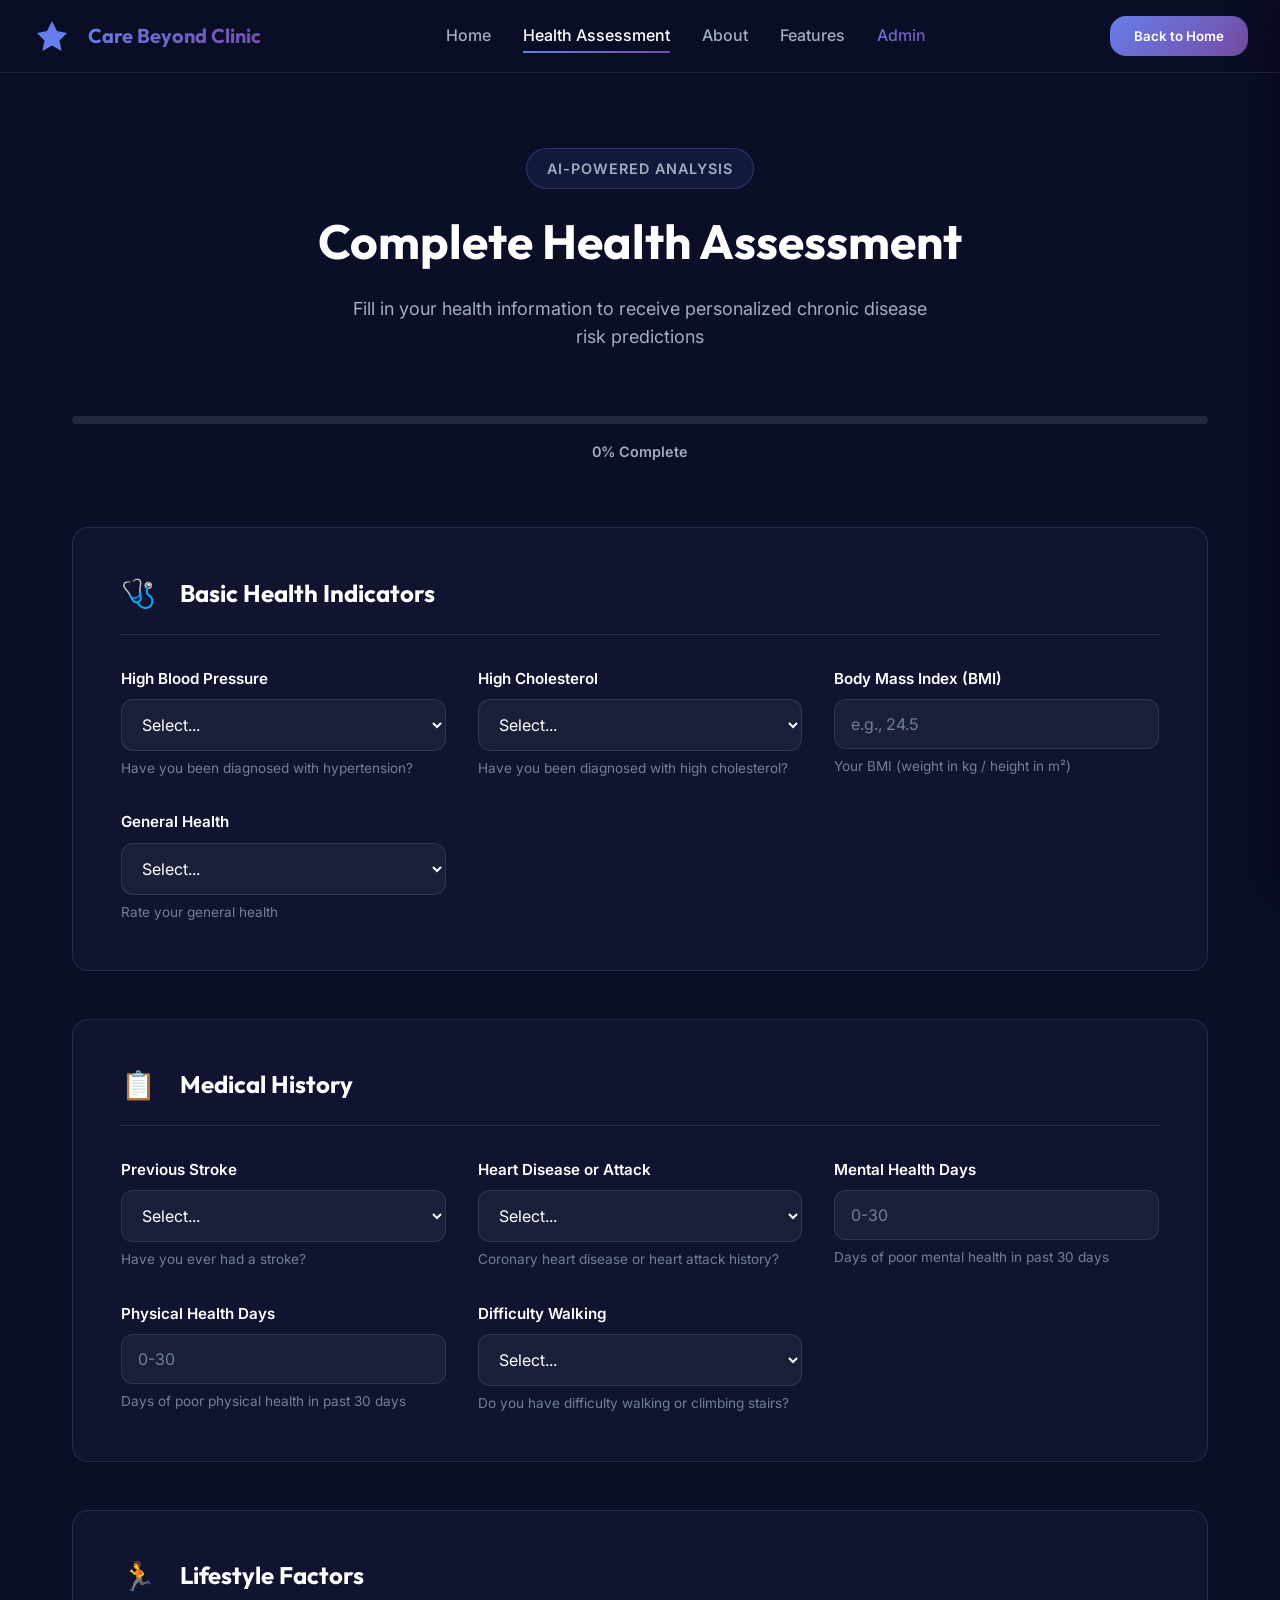
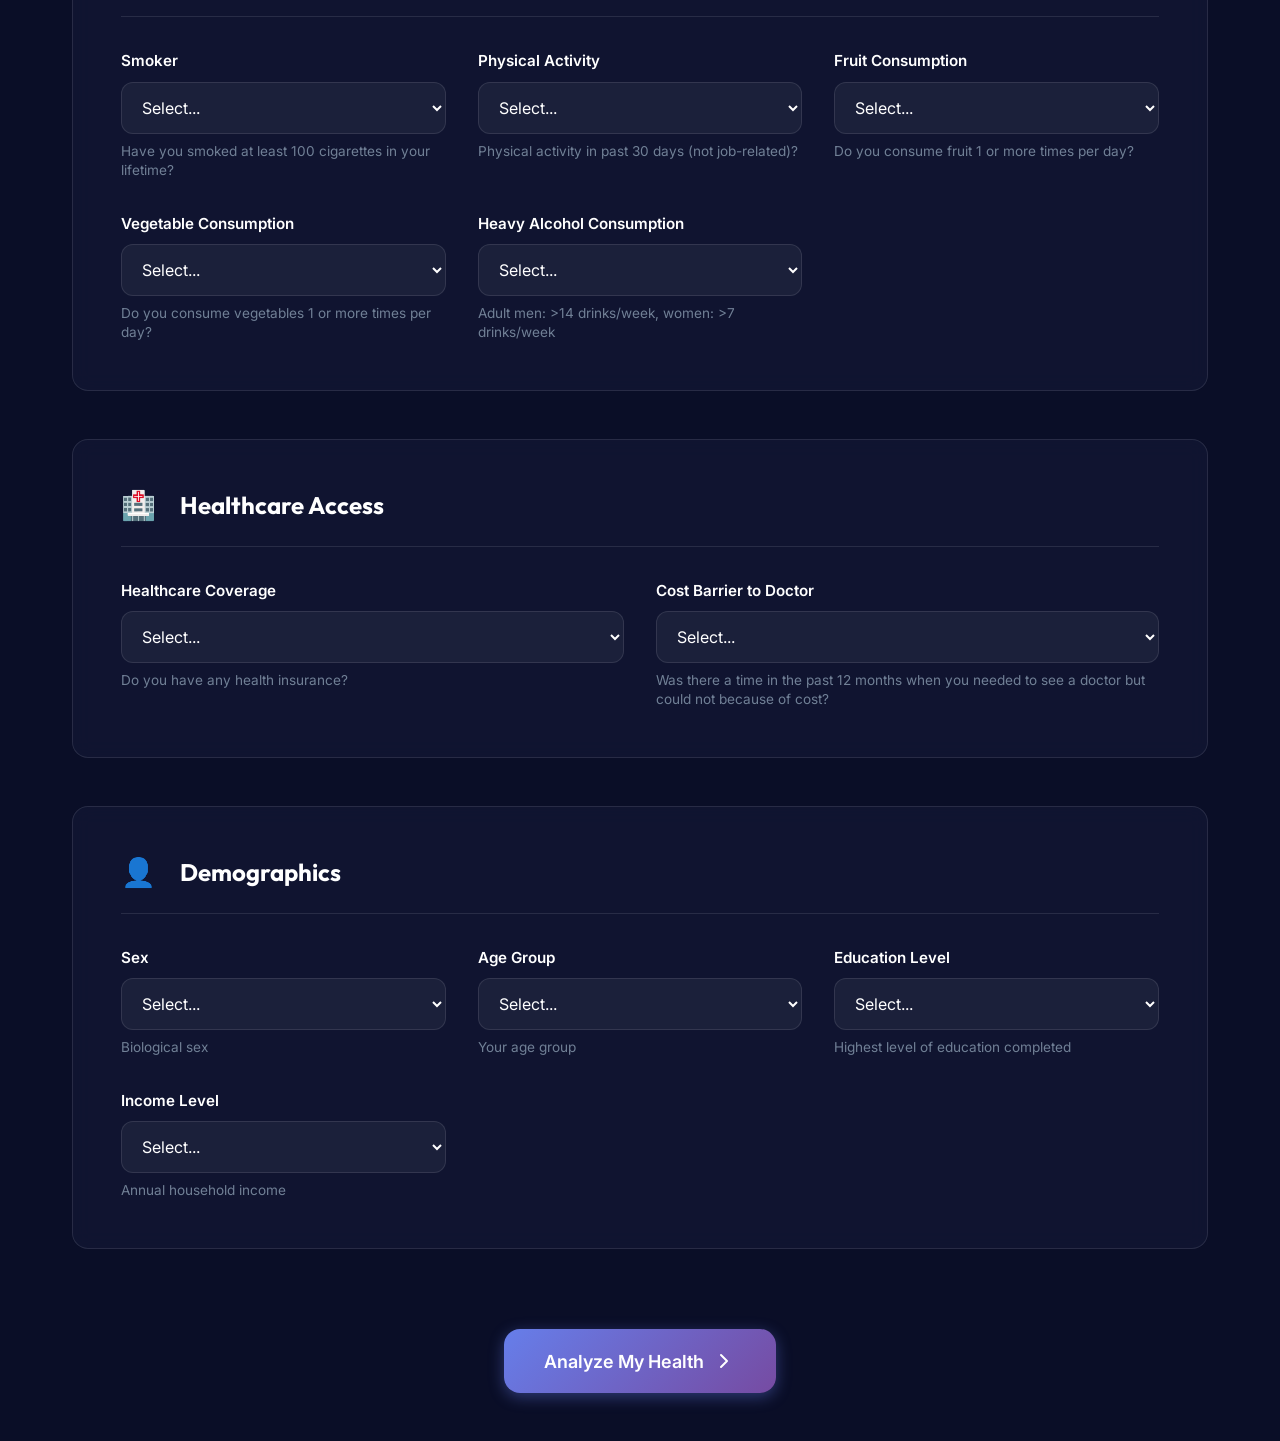
<file: assessment.html>
<!DOCTYPE html>
<html lang="en">

<head>
    <meta charset="UTF-8">
    <meta name="viewport" content="width=device-width, initial-scale=1.0">
    <title>Health Assessment - Care Beyond Clinic</title>
    <meta name="description"
        content="Complete your comprehensive health assessment powered by AI. Get instant chronic disease risk predictions.">
    <link rel="stylesheet" href="styles.css">
    <link rel="stylesheet" href="assessment.css">
    <link rel="preconnect" href="https://fonts.googleapis.com">
    <link rel="preconnect" href="https://fonts.gstatic.com" crossorigin>
    <link
        href="https://fonts.googleapis.com/css2?family=Inter:wght@300;400;500;600;700;800&family=Outfit:wght@300;400;600;700;800&display=swap"
        rel="stylesheet">
</head>

<body>
    <!-- Navigation -->
    <nav class="navbar">
        <div class="nav-container">
            <div class="logo">
                <div class="logo-icon">
                    <svg width="40" height="40" viewBox="0 0 40 40" fill="none" xmlns="http://www.w3.org/2000/svg">
                        <path d="M20 5L25 15L35 17L27.5 24.5L29.5 35L20 29.5L10.5 35L12.5 24.5L5 17L15 15L20 5Z"
                            fill="url(#gradient1)" />
                        <defs>
                            <linearGradient id="gradient1" x1="5" y1="5" x2="35" y2="35">
                                <stop offset="0%" stop-color="#667eea" />
                                <stop offset="100%" stop-color="#764ba2" />
                            </linearGradient>
                        </defs>
                    </svg>
                </div>
                <span class="logo-text">Care Beyond Clinic</span>
            </div>
            <ul class="nav-links">
                <li><a href="index.html">Home</a></li>
                <li><a href="assessment.html" class="active">Health Assessment</a></li>
                <li><a href="index.html#about">About</a></li>
                <li><a href="index.html#features">Features</a></li>
                <li><a href="admin.html" class="nav-admin">Admin</a></li>
            </ul>
            <button class="nav-cta" onclick="window.location.href='index.html'">Back to Home</button>
        </div>
    </nav>

    <!-- Assessment Page -->
    <main class="assessment-page">
        <div class="assessment-container">
            <!-- Page Header -->
            <div class="page-header">
                <span class="section-badge">AI-Powered Analysis</span>
                <h1 class="page-title">Complete Health Assessment</h1>
                <p class="page-description">Fill in your health information to receive personalized chronic disease risk
                    predictions</p>
            </div>

            <!-- Progress Bar -->
            <div class="progress-container">
                <div class="progress-bar">
                    <div class="progress-fill" id="progressBar"></div>
                </div>
                <div class="progress-text" id="progressText">0% Complete</div>
            </div>

            <!-- Assessment Form -->
            <div class="form-layout">
                <form id="assessmentForm" class="assessment-form">
                    <!-- Section 1: Basic Health Indicators -->
                    <div class="form-section">
                        <h2 class="section-heading">
                            <span class="section-icon">🩺</span>
                            Basic Health Indicators
                        </h2>
                        <div class="form-grid">
                            <div class="form-group">
                                <label for="HighBP">High Blood Pressure</label>
                                <select id="HighBP" name="HighBP" required>
                                    <option value="">Select...</option>
                                    <option value="0">No</option>
                                    <option value="1">Yes</option>
                                </select>
                                <span class="field-help">Have you been diagnosed with hypertension?</span>
                            </div>

                            <div class="form-group">
                                <label for="HighChol">High Cholesterol</label>
                                <select id="HighChol" name="HighChol" required>
                                    <option value="">Select...</option>
                                    <option value="0">No</option>
                                    <option value="1">Yes</option>
                                </select>
                                <span class="field-help">Have you been diagnosed with high cholesterol?</span>
                            </div>

                            <div class="form-group">
                                <label for="BMI">Body Mass Index (BMI)</label>
                                <input type="number" id="BMI" name="BMI" min="10" max="60" step="0.1"
                                    placeholder="e.g., 24.5" required>
                                <span class="field-help">Your BMI (weight in kg / height in m²)</span>
                            </div>

                            <div class="form-group">
                                <label for="GenHlth">General Health</label>
                                <select id="GenHlth" name="GenHlth" required>
                                    <option value="">Select...</option>
                                    <option value="1">Excellent</option>
                                    <option value="2">Very Good</option>
                                    <option value="3">Good</option>
                                    <option value="4">Fair</option>
                                    <option value="5">Poor</option>
                                </select>
                                <span class="field-help">Rate your general health</span>
                            </div>
                        </div>
                    </div>

                    <!-- Section 2: Medical History -->
                    <div class="form-section">
                        <h2 class="section-heading">
                            <span class="section-icon">📋</span>
                            Medical History
                        </h2>
                        <div class="form-grid">
                            <div class="form-group">
                                <label for="Stroke">Previous Stroke</label>
                                <select id="Stroke" name="Stroke" required>
                                    <option value="">Select...</option>
                                    <option value="0">No</option>
                                    <option value="1">Yes</option>
                                </select>
                                <span class="field-help">Have you ever had a stroke?</span>
                            </div>

                            <div class="form-group">
                                <label for="HeartDiseaseorAttack">Heart Disease or Attack</label>
                                <select id="HeartDiseaseorAttack" name="HeartDiseaseorAttack" required>
                                    <option value="">Select...</option>
                                    <option value="0">No</option>
                                    <option value="1">Yes</option>
                                </select>
                                <span class="field-help">Coronary heart disease or heart attack history?</span>
                            </div>

                            <div class="form-group">
                                <label for="MentHlth">Mental Health Days</label>
                                <input type="number" id="MentHlth" name="MentHlth" min="0" max="30" placeholder="0-30"
                                    required>
                                <span class="field-help">Days of poor mental health in past 30 days</span>
                            </div>

                            <div class="form-group">
                                <label for="PhysHlth">Physical Health Days</label>
                                <input type="number" id="PhysHlth" name="PhysHlth" min="0" max="30" placeholder="0-30"
                                    required>
                                <span class="field-help">Days of poor physical health in past 30 days</span>
                            </div>

                            <div class="form-group">
                                <label for="DiffWalk">Difficulty Walking</label>
                                <select id="DiffWalk" name="DiffWalk" required>
                                    <option value="">Select...</option>
                                    <option value="0">No</option>
                                    <option value="1">Yes</option>
                                </select>
                                <span class="field-help">Do you have difficulty walking or climbing stairs?</span>
                            </div>
                        </div>
                    </div>

                    <!-- Section 3: Lifestyle Factors -->
                    <div class="form-section">
                        <h2 class="section-heading">
                            <span class="section-icon">🏃</span>
                            Lifestyle Factors
                        </h2>
                        <div class="form-grid">
                            <div class="form-group">
                                <label for="Smoker">Smoker</label>
                                <select id="Smoker" name="Smoker" required>
                                    <option value="">Select...</option>
                                    <option value="0">No</option>
                                    <option value="1">Yes</option>
                                </select>
                                <span class="field-help">Have you smoked at least 100 cigarettes in your
                                    lifetime?</span>
                            </div>

                            <div class="form-group">
                                <label for="PhysActivity">Physical Activity</label>
                                <select id="PhysActivity" name="PhysActivity" required>
                                    <option value="">Select...</option>
                                    <option value="0">No</option>
                                    <option value="1">Yes</option>
                                </select>
                                <span class="field-help">Physical activity in past 30 days (not job-related)?</span>
                            </div>

                            <div class="form-group">
                                <label for="Fruits">Fruit Consumption</label>
                                <select id="Fruits" name="Fruits" required>
                                    <option value="">Select...</option>
                                    <option value="0">Less than 1 per day</option>
                                    <option value="1">1 or more per day</option>
                                </select>
                                <span class="field-help">Do you consume fruit 1 or more times per day?</span>
                            </div>

                            <div class="form-group">
                                <label for="Veggies">Vegetable Consumption</label>
                                <select id="Veggies" name="Veggies" required>
                                    <option value="">Select...</option>
                                    <option value="0">Less than 1 per day</option>
                                    <option value="1">1 or more per day</option>
                                </select>
                                <span class="field-help">Do you consume vegetables 1 or more times per day?</span>
                            </div>

                            <div class="form-group">
                                <label for="HvyAlcoholConsump">Heavy Alcohol Consumption</label>
                                <select id="HvyAlcoholConsump" name="HvyAlcoholConsump" required>
                                    <option value="">Select...</option>
                                    <option value="0">No</option>
                                    <option value="1">Yes</option>
                                </select>
                                <span class="field-help">Adult men: &gt;14 drinks/week, women: &gt;7 drinks/week</span>
                            </div>
                        </div>
                    </div>

                    <!-- Section 4: Healthcare Access -->
                    <div class="form-section">
                        <h2 class="section-heading">
                            <span class="section-icon">🏥</span>
                            Healthcare Access
                        </h2>
                        <div class="form-grid">
                            <div class="form-group">
                                <label for="AnyHealthcare">Healthcare Coverage</label>
                                <select id="AnyHealthcare" name="AnyHealthcare" required>
                                    <option value="">Select...</option>
                                    <option value="0">No</option>
                                    <option value="1">Yes</option>
                                </select>
                                <span class="field-help">Do you have any health insurance?</span>
                            </div>

                            <div class="form-group">
                                <label for="NoDocbcCost">Cost Barrier to Doctor</label>
                                <select id="NoDocbcCost" name="NoDocbcCost" required>
                                    <option value="">Select...</option>
                                    <option value="0">No</option>
                                    <option value="1">Yes</option>
                                </select>
                                <span class="field-help">Was there a time in the past 12 months when you needed to see a
                                    doctor but could not because of cost?</span>
                            </div>
                        </div>
                    </div>

                    <!-- Section 5: Demographics -->
                    <div class="form-section">
                        <h2 class="section-heading">
                            <span class="section-icon">👤</span>
                            Demographics
                        </h2>
                        <div class="form-grid">
                            <div class="form-group">
                                <label for="Sex">Sex</label>
                                <select id="Sex" name="Sex" required>
                                    <option value="">Select...</option>
                                    <option value="0">Female</option>
                                    <option value="1">Male</option>
                                </select>
                                <span class="field-help">Biological sex</span>
                            </div>

                            <div class="form-group">
                                <label for="Age">Age Group</label>
                                <select id="Age" name="Age" required>
                                    <option value="">Select...</option>
                                    <option value="1">18-24</option>
                                    <option value="2">25-29</option>
                                    <option value="3">30-34</option>
                                    <option value="4">35-39</option>
                                    <option value="5">40-44</option>
                                    <option value="6">45-49</option>
                                    <option value="7">50-54</option>
                                    <option value="8">55-59</option>
                                    <option value="9">60-64</option>
                                    <option value="10">65-69</option>
                                    <option value="11">70-74</option>
                                    <option value="12">75-79</option>
                                    <option value="13">80+</option>
                                </select>
                                <span class="field-help">Your age group</span>
                            </div>

                            <div class="form-group">
                                <label for="Education">Education Level</label>
                                <select id="Education" name="Education" required>
                                    <option value="">Select...</option>
                                    <option value="1">Never attended school or only kindergarten</option>
                                    <option value="2">Grades 1 through 8</option>
                                    <option value="3">Grades 9 through 11</option>
                                    <option value="4">Grade 12 or GED</option>
                                    <option value="5">College 1 to 3 years</option>
                                    <option value="6">College 4 years or more</option>
                                </select>
                                <span class="field-help">Highest level of education completed</span>
                            </div>

                            <div class="form-group">
                                <label for="Income">Income Level</label>
                                <select id="Income" name="Income" required>
                                    <option value="">Select...</option>
                                    <option value="1">Less than $10,000</option>
                                    <option value="2">$10,000 to $15,000</option>
                                    <option value="3">$15,000 to $20,000</option>
                                    <option value="4">$20,000 to $25,000</option>
                                    <option value="5">$25,000 to $35,000</option>
                                    <option value="6">$35,000 to $50,000</option>
                                    <option value="7">$50,000 to $75,000</option>
                                    <option value="8">$75,000 or more</option>
                                </select>
                                <span class="field-help">Annual household income</span>
                            </div>
                        </div>
                    </div>

                    <!-- Submit Button -->
                    <div class="form-actions">
                        <button type="submit" class="btn-primary large" id="submitBtn">
                            <span>Analyze My Health</span>
                            <svg width="24" height="24" viewBox="0 0 24 24" fill="none">
                                <path d="M9 18L15 12L9 6" stroke="currentColor" stroke-width="2" stroke-linecap="round"
                                    stroke-linejoin="round" />
                            </svg>
                        </button>
                    </div>
                </form>

                <!-- Results Panel -->
                <div id="resultsPanel" class="results-panel hidden">
                    <div class="results-header">
                        <h2>Your Health Analysis</h2>
                        <button class="close-btn" onclick="closeResults()">✕</button>
                    </div>

                    <div class="results-content">
                        <!-- Risk Score -->
                        <div class="result-card primary-result">
                            <div class="result-icon">🎯</div>
                            <div class="result-info">
                                <h3>Chronic Disease Risk Score</h3>
                                <div class="risk-score-display">
                                    <span class="risk-percentage" id="riskScore">--</span>
                                    <span class="risk-label" id="riskLabel">Calculating...</span>
                                </div>
                                <div class="risk-bar">
                                    <div class="risk-fill" id="riskFill"></div>
                                </div>
                            </div>
                        </div>

                        <!-- Status -->
                        <div class="result-card">
                            <div class="result-icon">📊</div>
                            <div class="result-info">
                                <h3>Health Status</h3>
                                <p class="status-text" id="statusText">--</p>
                            </div>
                        </div>

                        <!-- Live Vitals -->
                        <div class="result-card">
                            <div class="result-icon">💓</div>
                            <div class="result-info">
                                <h3>Live Heart Rate</h3>
                                <p class="vitals-text" id="vitalsText">-- BPM</p>
                                <button class="btn-secondary" onclick="refreshVitals()">Refresh Vitals</button>
                            </div>
                        </div>

                        <!-- Fusion Analysis -->
                        <div class="result-card fusion-result">
                            <div class="result-icon">⚡</div>
                            <div class="result-info">
                                <h3>Fusion Analysis</h3>
                                <p class="fusion-text" id="fusionText">--</p>
                            </div>
                        </div>

                        <!-- Recommendations -->
                        <div class="recommendations">
                            <h3>Personalized Recommendations</h3>
                            <ul id="recommendationsList">
                                <li>Complete the assessment to receive personalized recommendations</li>
                            </ul>
                        </div>

                        <!-- Actions -->
                        <div class="results-actions">
                            <button class="btn-primary" onclick="window.print()">
                                <span>Download Report</span>
                            </button>
                            <button class="btn-secondary" onclick="resetForm()">
                                <span>New Assessment</span>
                            </button>
                        </div>
                    </div>
                </div>
            </div>
        </div>
    </main>

    <script src="assessment.js"></script>
</body>

</html>
</file>
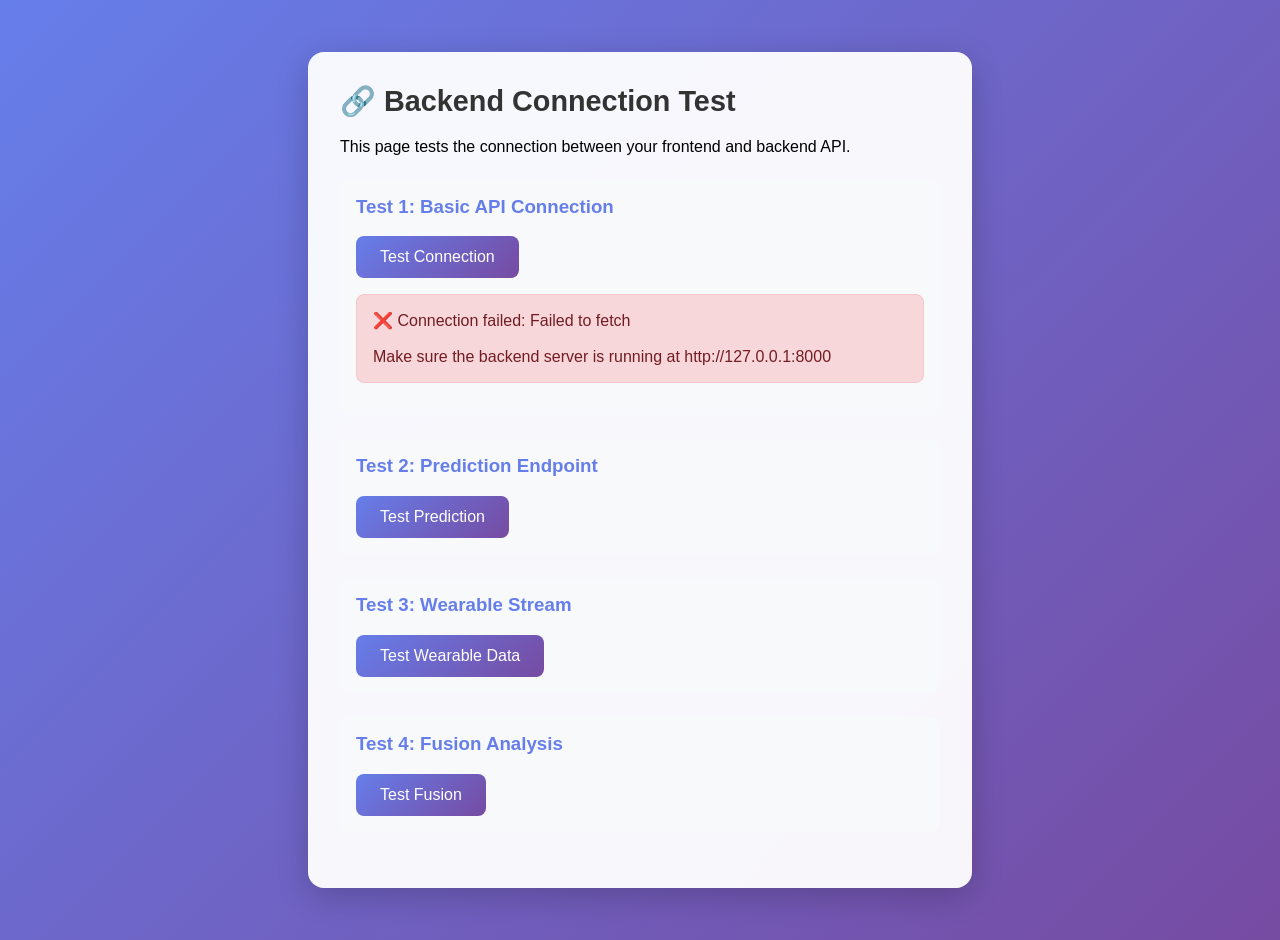
<file: test_connection.html>
<!DOCTYPE html>
<html lang="en">

<head>
    <meta charset="UTF-8">
    <meta name="viewport" content="width=device-width, initial-scale=1.0">
    <title>API Connection Test</title>
    <style>
        body {
            font-family: 'Segoe UI', Tahoma, Geneva, Verdana, sans-serif;
            background: linear-gradient(135deg, #667eea 0%, #764ba2 100%);
            display: flex;
            justify-content: center;
            align-items: center;
            min-height: 100vh;
            margin: 0;
            padding: 20px;
        }

        .test-container {
            background: rgba(255, 255, 255, 0.95);
            border-radius: 16px;
            padding: 2rem;
            max-width: 600px;
            width: 100%;
            box-shadow: 0 8px 32px rgba(0, 0, 0, 0.2);
        }

        h1 {
            color: #333;
            margin-top: 0;
            font-size: 1.8rem;
        }

        .status {
            padding: 1rem;
            border-radius: 8px;
            margin: 1rem 0;
            font-weight: 500;
        }

        .status.loading {
            background: #fff3cd;
            color: #856404;
            border: 1px solid #ffeeba;
        }

        .status.success {
            background: #d4edda;
            color: #155724;
            border: 1px solid #c3e6cb;
        }

        .status.error {
            background: #f8d7da;
            color: #721c24;
            border: 1px solid #f5c6cb;
        }

        button {
            background: linear-gradient(135deg, #667eea 0%, #764ba2 100%);
            color: white;
            border: none;
            padding: 0.75rem 1.5rem;
            border-radius: 8px;
            font-size: 1rem;
            cursor: pointer;
            transition: transform 0.2s;
        }

        button:hover {
            transform: translateY(-2px);
        }

        button:disabled {
            opacity: 0.5;
            cursor: not-allowed;
        }

        pre {
            background: #f4f4f4;
            padding: 1rem;
            border-radius: 8px;
            overflow-x: auto;
            font-size: 0.9rem;
        }

        .test-section {
            margin: 1.5rem 0;
            padding: 1rem;
            background: #f8f9fa;
            border-radius: 8px;
        }

        .test-section h3 {
            margin-top: 0;
            color: #667eea;
        }
    </style>
</head>

<body>
    <div class="test-container">
        <h1>🔗 Backend Connection Test</h1>
        <p>This page tests the connection between your frontend and backend API.</p>

        <div class="test-section">
            <h3>Test 1: Basic API Connection</h3>
            <button onclick="testBasicConnection()">Test Connection</button>
            <div id="basicStatus"></div>
        </div>

        <div class="test-section">
            <h3>Test 2: Prediction Endpoint</h3>
            <button onclick="testPrediction()">Test Prediction</button>
            <div id="predictionStatus"></div>
        </div>

        <div class="test-section">
            <h3>Test 3: Wearable Stream</h3>
            <button onclick="testWearable()">Test Wearable Data</button>
            <div id="wearableStatus"></div>
        </div>

        <div class="test-section">
            <h3>Test 4: Fusion Analysis</h3>
            <button onclick="testFusionAnalysis()">Test Fusion</button>
            <div id="fusionStatus"></div>
        </div>
    </div>

    <script>
        const API_BASE_URL = 'http://127.0.0.1:8000';

        async function testBasicConnection() {
            const statusDiv = document.getElementById('basicStatus');
            statusDiv.innerHTML = '<div class="status loading">Testing connection...</div>';

            try {
                const response = await fetch(`${API_BASE_URL}/`);
                const data = await response.json();

                statusDiv.innerHTML = `
                    <div class="status success">
                        ✅ Connection successful!
                        <pre>${JSON.stringify(data, null, 2)}</pre>
                    </div>
                `;
            } catch (error) {
                statusDiv.innerHTML = `
                    <div class="status error">
                        ❌ Connection failed: ${error.message}
                        <br><br>
                        Make sure the backend server is running at ${API_BASE_URL}
                    </div>
                `;
            }
        }

        async function testPrediction() {
            const statusDiv = document.getElementById('predictionStatus');
            statusDiv.innerHTML = '<div class="status loading">Testing prediction endpoint...</div>';

            const testData = {
                HighBP: 1,
                HighChol: 1,
                BMI: 28.5,
                Smoker: 0,
                Stroke: 0,
                HeartDiseaseorAttack: 0,
                PhysActivity: 1,
                Fruits: 1,
                Veggies: 1,
                HvyAlcoholConsump: 0,
                AnyHealthcare: 1,
                NoDocbcCost: 0,
                GenHlth: 3,
                MentHlth: 5,
                PhysHlth: 0,
                DiffWalk: 0,
                Sex: 1,
                Age: 8,
                Education: 5,
                Income: 7
            };

            try {
                const response = await fetch(`${API_BASE_URL}/predict`, {
                    method: 'POST',
                    headers: {
                        'Content-Type': 'application/json',
                    },
                    body: JSON.stringify(testData)
                });

                const data = await response.json();

                statusDiv.innerHTML = `
                    <div class="status success">
                        ✅ Prediction successful!
                        <pre>${JSON.stringify(data, null, 2)}</pre>
                    </div>
                `;
            } catch (error) {
                statusDiv.innerHTML = `
                    <div class="status error">
                        ❌ Prediction failed: ${error.message}
                    </div>
                `;
            }
        }

        async function testWearable() {
            const statusDiv = document.getElementById('wearableStatus');
            statusDiv.innerHTML = '<div class="status loading">Testing wearable stream...</div>';

            try {
                const response = await fetch(`${API_BASE_URL}/wearable/stream?patient_id=test_patient`);
                const data = await response.json();

                statusDiv.innerHTML = `
                    <div class="status success">
                        ✅ Wearable data retrieved!
                        <pre>${JSON.stringify(data, null, 2)}</pre>
                    </div>
                `;
            } catch (error) {
                statusDiv.innerHTML = `
                    <div class="status error">
                        ❌ Wearable test failed: ${error.message}
                    </div>
                `;
            }
        }

        async function testFusionAnalysis() {
            const statusDiv = document.getElementById('fusionStatus');
            statusDiv.innerHTML = '<div class="status loading">Testing fusion analysis...</div>';

            const testData = {
                HighBP: 1,
                HighChol: 1,
                BMI: 28.5,
                Smoker: 0,
                Stroke: 0,
                HeartDiseaseorAttack: 0,
                PhysActivity: 1,
                Fruits: 1,
                Veggies: 1,
                HvyAlcoholConsump: 0,
                AnyHealthcare: 1,
                NoDocbcCost: 0,
                GenHlth: 3,
                MentHlth: 5,
                PhysHlth: 0,
                DiffWalk: 0,
                Sex: 1,
                Age: 8,
                Education: 5,
                Income: 7
            };

            try {
                const response = await fetch(`${API_BASE_URL}/aura/analyze`, {
                    method: 'POST',
                    headers: {
                        'Content-Type': 'application/json',
                    },
                    body: JSON.stringify(testData)
                });

                const data = await response.json();

                statusDiv.innerHTML = `
                    <div class="status success">
                        ✅ Fusion analysis successful!
                        <pre>${JSON.stringify(data, null, 2)}</pre>
                    </div>
                `;
            } catch (error) {
                statusDiv.innerHTML = `
                    <div class="status error">
                        ❌ Fusion analysis failed: ${error.message}
                    </div>
                `;
            }
        }

        // Auto-test on load
        window.addEventListener('load', () => {
            setTimeout(testBasicConnection, 500);
        });
    </script>
</body>

</html>
</file>
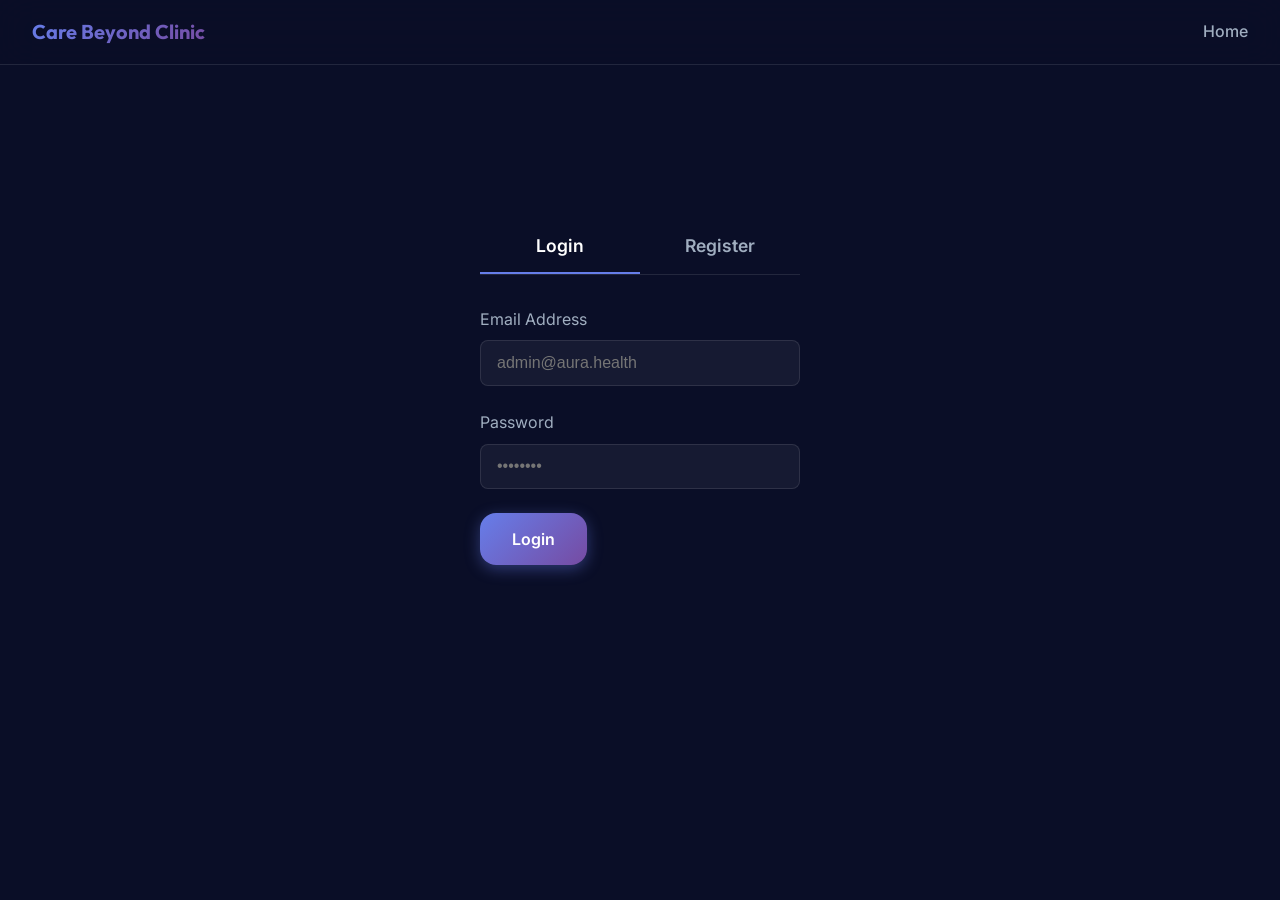
<file: frontend/admin.html>
<!DOCTYPE html>
<html lang="en">

<head>
    <meta charset="UTF-8">
    <meta name="viewport" content="width=device-width, initial-scale=1.0">
    <title>Admin Dashboard - Care Beyond Clinic</title>
    <meta name="description"
        content="Administrative dashboard for managing Care Beyond Clinic health assessment platform.">
    <link rel="stylesheet" href="css/styles.css">
    <link rel="stylesheet" href="css/admin.css">
    <link rel="preconnect" href="https://fonts.googleapis.com">
    <link rel="preconnect" href="https://fonts.gstatic.com" crossorigin>
    <link
        href="https://fonts.googleapis.com/css2?family=Inter:wght@300;400;500;600;700;800&family=Outfit:wght@300;400;600;700;800&display=swap"
        rel="stylesheet">
</head>

<body>
    <!-- Navigation -->
    <nav class="navbar">
        <div class="nav-container">
            <div class="logo">
                <div class="logo-icon">
                    <svg width="40" height="40" viewBox="0 0 40 40" fill="none" xmlns="http://www.w3.org/2000/svg">
                        <path d="M20 5L25 15L35 17L27.5 24.5L29.5 35L20 29.5L10.5 35L12.5 24.5L5 17L15 15L20 5Z"
                            fill="url(#gradient1)" />
                        <defs>
                            <linearGradient id="gradient1" x1="5" y1="5" x2="35" y2="35">
                                <stop offset="0%" stop-color="#667eea" />
                                <stop offset="100%" stop-color="#764ba2" />
                            </linearGradient>
                        </defs>
                    </svg>
                </div>
                <span class="logo-text">Care Beyond Clinic - Admin</span>
            </div>
            <ul class="nav-links">
                <li><a href="index.html">Home</a></li>
                <li><a href="assessment.html">Health Assessment</a></li>
                <li><a href="admin.html" class="active">Admin</a></li>
            </ul>
            <button class="nav-cta" onclick="logout()">Logout</button>
        </div>
    </nav>

    <!-- Admin Dashboard -->
    <main class="admin-page">
        <!-- Sidebar -->
        <aside class="admin-sidebar">
            <nav class="sidebar-nav">
                <a href="#dashboard" class="nav-item active" data-section="dashboard">
                    <span class="nav-icon">📊</span>
                    <span class="nav-text">Dashboard</span>
                </a>
                <a href="#patients" class="nav-item" data-section="patients">
                    <span class="nav-icon">👥</span>
                    <span class="nav-text">Patients</span>
                </a>
                <a href="#analytics" class="nav-item" data-section="analytics">
                    <span class="nav-icon">📈</span>
                    <span class="nav-text">Analytics</span>
                </a>
                <a href="#model" class="nav-item" data-section="model">
                    <span class="nav-icon">🤖</span>
                    <span class="nav-text">ML Model</span>
                </a>
                <a href="#settings" class="nav-item" data-section="settings">
                    <span class="nav-icon">⚙️</span>
                    <span class="nav-text">Settings</span>
                </a>
            </nav>
        </aside>

        <!-- Main Content -->
        <div class="admin-content">
            <!-- Dashboard Section -->
            <section id="dashboard" class="content-section active">
                <div class="section-header-admin">
                    <div>
                        <h1>Dashboard Overview</h1>
                        <p class="subtitle">Real-time system metrics and patient statistics</p>
                    </div>
                    <button class="btn-secondary" onclick="refreshDashboard()">
                        <span>🔄 Refresh</span>
                    </button>
                </div>

                <!-- Stats Grid -->
                <div class="stats-grid">
                    <div class="stat-card-admin">
                        <div class="stat-header">
                            <span class="stat-icon-admin">📋</span>
                            <span class="stat-trend positive">+12%</span>
                        </div>
                        <h3 class="stat-value" id="totalAssessments">1,247</h3>
                        <p class="stat-label">Total Assessments</p>
                    </div>

                    <div class="stat-card-admin">
                        <div class="stat-header">
                            <span class="stat-icon-admin">⚠️</span>
                            <span class="stat-trend negative">+3%</span>
                        </div>
                        <h3 class="stat-value high-risk" id="highRiskPatients">87</h3>
                        <p class="stat-label">High Risk Patients</p>
                    </div>

                    <div class="stat-card-admin">
                        <div class="stat-header">
                            <span class="stat-icon-admin">✅</span>
                            <span class="stat-trend positive">+8%</span>
                        </div>
                        <h3 class="stat-value low-risk" id="lowRiskPatients">892</h3>
                        <p class="stat-label">Low Risk Patients</p>
                    </div>

                    <div class="stat-card-admin">
                        <div class="stat-header">
                            <span class="stat-icon-admin">🎯</span>
                            <span class="stat-trend">--</span>
                        </div>
                        <h3 class="stat-value" id="avgRiskScore">0.34</h3>
                        <p class="stat-label">Average Risk Score</p>
                    </div>
                </div>

                <!-- Charts Row -->
                <div class="charts-grid">
                    <div class="chart-card">
                        <div class="chart-header">
                            <h3>Risk Distribution</h3>
                            <select class="chart-filter">
                                <option>Last 7 days</option>
                                <option>Last 30 days</option>
                                <option>Last 90 days</option>
                            </select>
                        </div>
                        <div class="chart-placeholder">
                            <div class="risk-distribution">
                                <div class="risk-bar-chart">
                                    <div class="bar-item">
                                        <div class="bar-label">Low Risk</div>
                                        <div class="bar-container">
                                            <div class="bar-fill low" style="width: 71.5%"></div>
                                        </div>
                                        <div class="bar-value">71.5%</div>
                                    </div>
                                    <div class="bar-item">
                                        <div class="bar-label">Moderate</div>
                                        <div class="bar-container">
                                            <div class="bar-fill moderate" style="width: 21.5%"></div>
                                        </div>
                                        <div class="bar-value">21.5%</div>
                                    </div>
                                    <div class="bar-item">
                                        <div class="bar-label">High Risk</div>
                                        <div class="bar-container">
                                            <div class="bar-fill high" style="width: 7%"></div>
                                        </div>
                                        <div class="bar-value">7%</div>
                                    </div>
                                </div>
                            </div>
                        </div>
                    </div>

                    <div class="chart-card">
                        <div class="chart-header">
                            <h3>Recent Activity</h3>
                        </div>
                        <div class="activity-list">
                            <div class="activity-item">
                                <div class="activity-icon">📊</div>
                                <div class="activity-content">
                                    <p class="activity-text">New assessment completed</p>
                                    <span class="activity-time">2 minutes ago</span>
                                </div>
                            </div>
                            <div class="activity-item">
                                <div class="activity-icon high-risk">⚠️</div>
                                <div class="activity-content">
                                    <p class="activity-text">High-risk patient detected</p>
                                    <span class="activity-time">15 minutes ago</span>
                                </div>
                            </div>
                            <div class="activity-item">
                                <div class="activity-icon">💓</div>
                                <div class="activity-content">
                                    <p class="activity-text">Vital signs threshold alert</p>
                                    <span class="activity-time">1 hour ago</span>
                                </div>
                            </div>
                            <div class="activity-item">
                                <div class="activity-icon">📈</div>
                                <div class="activity-content">
                                    <p class="activity-text">Model prediction accuracy: 92.3%</p>
                                    <span class="activity-time">3 hours ago</span>
                                </div>
                            </div>
                        </div>
                    </div>
                </div>
            </section>

            <!-- Patients Section -->
            <section id="patients" class="content-section">
                <div class="section-header-admin">
                    <div>
                        <h1>Patient Records</h1>
                        <p class="subtitle">View and manage patient assessments</p>
                    </div>
                    <div class="header-actions">
                        <input type="search" placeholder="Search patients..." class="search-input">
                        <button class="btn-primary">+ Add Patient</button>
                    </div>
                </div>

                <div class="table-card">
                    <table class="data-table">
                        <thead>
                            <tr>
                                <th>Patient ID</th>
                                <th>Assessment Date</th>
                                <th>Risk Score</th>
                                <th>Status</th>
                                <th>Heart Rate</th>
                                <th>Actions</th>
                            </tr>
                        </thead>
                        <tbody id="patientsTableBody">
                            <tr>
                                <td>#P001247</td>
                                <td>Feb 11, 2026 10:30 AM</td>
                                <td><span class="risk-badge low">0.23</span></td>
                                <td><span class="status-badge stable">Stable</span></td>
                                <td>72 BPM</td>
                                <td>
                                    <button class="action-btn" title="View Details">👁️</button>
                                    <button class="action-btn" title="Download Report">📄</button>
                                </td>
                            </tr>
                            <tr>
                                <td>#P001246</td>
                                <td>Feb 11, 2026 09:15 AM</td>
                                <td><span class="risk-badge high">0.78</span></td>
                                <td><span class="status-badge critical">High Risk</span></td>
                                <td>95 BPM</td>
                                <td>
                                    <button class="action-btn" title="View Details">👁️</button>
                                    <button class="action-btn" title="Download Report">📄</button>
                                </td>
                            </tr>
                            <tr>
                                <td>#P001245</td>
                                <td>Feb 11, 2026 08:45 AM</td>
                                <td><span class="risk-badge moderate">0.52</span></td>
                                <td><span class="status-badge warning">Monitor</span></td>
                                <td>68 BPM</td>
                                <td>
                                    <button class="action-btn" title="View Details">👁️</button>
                                    <button class="action-btn" title="Download Report">📄</button>
                                </td>
                            </tr>
                            <tr>
                                <td>#P001244</td>
                                <td>Feb 10, 2026 04:20 PM</td>
                                <td><span class="risk-badge low">0.19</span></td>
                                <td><span class="status-badge stable">Stable</span></td>
                                <td>74 BPM</td>
                                <td>
                                    <button class="action-btn" title="View Details">👁️</button>
                                    <button class="action-btn" title="Download Report">📄</button>
                                </td>
                            </tr>
                            <tr>
                                <td>#P001243</td>
                                <td>Feb 10, 2026 02:10 PM</td>
                                <td><span class="risk-badge moderate">0.45</span></td>
                                <td><span class="status-badge warning">Monitor</span></td>
                                <td>81 BPM</td>
                                <td>
                                    <button class="action-btn" title="View Details">👁️</button>
                                    <button class="action-btn" title="Download Report">📄</button>
                                </td>
                            </tr>
                        </tbody>
                    </table>
                </div>
            </section>

            <!-- Analytics Section -->
            <section id="analytics" class="content-section">
                <div class="section-header-admin">
                    <div>
                        <h1>Analytics & Insights</h1>
                        <p class="subtitle">Deep dive into health trends and patterns</p>
                    </div>
                </div>

                <div class="analytics-grid">
                    <div class="analytics-card full-width">
                        <h3>Key Health Indicators Correlation</h3>
                        <div class="correlation-matrix">
                            <div class="matrix-item">
                                <span class="matrix-label">High BP ↔ Heart Disease</span>
                                <div class="correlation-bar">
                                    <div class="correlation-fill" style="width: 78%"></div>
                                </div>
                                <span class="correlation-value">0.78</span>
                            </div>
                            <div class="matrix-item">
                                <span class="matrix-label">BMI ↔ Diabetes Risk</span>
                                <div class="correlation-bar">
                                    <div class="correlation-fill" style="width: 72%"></div>
                                </div>
                                <span class="correlation-value">0.72</span>
                            </div>
                            <div class="matrix-item">
                                <span class="matrix-label">Smoking ↔ Overall Risk</span>
                                <div class="correlation-bar">
                                    <div class="correlation-fill" style="width: 65%"></div>
                                </div>
                                <span class="correlation-value">0.65</span>
                            </div>
                            <div class="matrix-item">
                                <span class="matrix-label">Physical Activity ↔ Risk</span>
                                <div class="correlation-bar negative">
                                    <div class="correlation-fill" style="width: 58%"></div>
                                </div>
                                <span class="correlation-value">-0.58</span>
                            </div>
                        </div>
                    </div>

                    <div class="analytics-card">
                        <h3>Age Group Distribution</h3>
                        <div class="age-distribution">
                            <div class="age-item">
                                <span>18-34</span>
                                <div class="age-bar">
                                    <div class="age-fill" style="width: 25%"></div>
                                </div>
                                <span>25%</span>
                            </div>
                            <div class="age-item">
                                <span>35-54</span>
                                <div class="age-bar">
                                    <div class="age-fill" style="width: 42%"></div>
                                </div>
                                <span>42%</span>
                            </div>
                            <div class="age-item">
                                <span>55-74</span>
                                <div class="age-bar">
                                    <div class="age-fill" style="width: 28%"></div>
                                </div>
                                <span>28%</span>
                            </div>
                            <div class="age-item">
                                <span>75+</span>
                                <div class="age-bar">
                                    <div class="age-fill" style="width: 5%"></div>
                                </div>
                                <span>5%</span>
                            </div>
                        </div>
                    </div>

                    <div class="analytics-card">
                        <h3>Top Risk Factors</h3>
                        <div class="risk-factors-list">
                            <div class="risk-factor-item">
                                <span class="rank">1</span>
                                <span class="factor-name">High Blood Pressure</span>
                                <span class="factor-percentage">34%</span>
                            </div>
                            <div class="risk-factor-item">
                                <span class="rank">2</span>
                                <span class="factor-name">High Cholesterol</span>
                                <span class="factor-percentage">28%</span>
                            </div>
                            <div class="risk-factor-item">
                                <span class="rank">3</span>
                                <span class="factor-name">Obesity (BMI &gt; 30)</span>
                                <span class="factor-percentage">22%</span>
                            </div>
                            <div class="risk-factor-item">
                                <span class="rank">4</span>
                                <span class="factor-name">Smoking</span>
                                <span class="factor-percentage">18%</span>
                            </div>
                            <div class="risk-factor-item">
                                <span class="rank">5</span>
                                <span class="factor-name">Lack of Exercise</span>
                                <span class="factor-percentage">15%</span>
                            </div>
                        </div>
                    </div>
                </div>
            </section>

            <!-- ML Model Section -->
            <section id="model" class="content-section">
                <div class="section-header-admin">
                    <div>
                        <h1>ML Model Management</h1>
                        <p class="subtitle">Monitor and manage the Random Forest prediction model</p>
                    </div>
                </div>

                <div class="model-grid">
                    <div class="model-card">
                        <h3>Model Performance</h3>
                        <div class="performance-metrics">
                            <div class="metric-item">
                                <span class="metric-label">Accuracy</span>
                                <div class="metric-bar">
                                    <div class="metric-fill" style="width: 92%"></div>
                                </div>
                                <span class="metric-value">92.0%</span>
                            </div>
                            <div class="metric-item">
                                <span class="metric-label">Precision</span>
                                <div class="metric-bar">
                                    <div class="metric-fill" style="width: 89%"></div>
                                </div>
                                <span class="metric-value">89.0%</span>
                            </div>
                            <div class="metric-item">
                                <span class="metric-label">Recall</span>
                                <div class="metric-bar">
                                    <div class="metric-fill" style="width: 91%"></div>
                                </div>
                                <span class="metric-value">91.0%</span>
                            </div>
                            <div class="metric-item">
                                <span class="metric-label">F1 Score</span>
                                <div class="metric-bar">
                                    <div class="metric-fill" style="width: 90%"></div>
                                </div>
                                <span class="metric-value">90.0%</span>
                            </div>
                        </div>
                    </div>

                    <div class="model-card">
                        <h3>Model Information</h3>
                        <div class="model-info">
                            <div class="info-row">
                                <span class="info-label">Model Type:</span>
                                <span class="info-value">Random Forest Classifier</span>
                            </div>
                            <div class="info-row">
                                <span class="info-label">Version:</span>
                                <span class="info-value">1.0.0</span>
                            </div>
                            <div class="info-row">
                                <span class="info-label">Last Trained:</span>
                                <span class="info-value">Feb 10, 2026</span>
                            </div>
                            <div class="info-row">
                                <span class="info-label">Training Samples:</span>
                                <span class="info-value">253,680</span>
                            </div>
                            <div class="info-row">
                                <span class="info-label">Features:</span>
                                <span class="info-value">19 parameters</span>
                            </div>
                            <div class="info-row">
                                <span class="info-label">Model Size:</span>
                                <span class="info-value">10.7 MB</span>
                            </div>
                        </div>
                        <button class="btn-primary" style="margin-top: 1rem; width: 100%;">Retrain Model</button>
                    </div>

                    <div class="model-card full-width-model">
                        <h3>Feature Importance</h3>
                        <div class="feature-importance">
                            <div class="feature-item">
                                <span class="feature-name">High Blood Pressure</span>
                                <div class="feature-bar">
                                    <div class="feature-fill" style="width: 18%"></div>
                                </div>
                                <span class="feature-value">0.18</span>
                            </div>
                            <div class="feature-item">
                                <span class="feature-name">Age</span>
                                <div class="feature-bar">
                                    <div class="feature-fill" style="width: 15%"></div>
                                </div>
                                <span class="feature-value">0.15</span>
                            </div>
                            <div class="feature-item">
                                <span class="feature-name">BMI</span>
                                <div class="feature-bar">
                                    <div class="feature-fill" style="width: 13%"></div>
                                </div>
                                <span class="feature-value">0.13</span>
                            </div>
                            <div class="feature-item">
                                <span class="feature-name">General Health</span>
                                <div class="feature-bar">
                                    <div class="feature-fill" style="width: 12%"></div>
                                </div>
                                <span class="feature-value">0.12</span>
                            </div>
                            <div class="feature-item">
                                <span class="feature-name">High Cholesterol</span>
                                <div class="feature-bar">
                                    <div class="feature-fill" style="width: 11%"></div>
                                </div>
                                <span class="feature-value">0.11</span>
                            </div>
                        </div>
                    </div>
                </div>
            </section>

            <!-- Settings Section -->
            <section id="settings" class="content-section">
                <div class="section-header-admin">
                    <div>
                        <h1>System Settings</h1>
                        <p class="subtitle">Configure platform parameters and preferences</p>
                    </div>
                </div>

                <div class="settings-grid">
                    <div class="settings-card">
                        <h3>API Configuration</h3>
                        <div class="setting-item">
                            <label>API Base URL</label>
                            <input type="text" value="http://localhost:8000" class="setting-input">
                        </div>
                        <div class="setting-item">
                            <label>Prediction Endpoint</label>
                            <input type="text" value="/predict" class="setting-input">
                        </div>
                        <div class="setting-item">
                            <label>Analytics Endpoint</label>
                            <input type="text" value="/aura/analyze" class="setting-input">
                        </div>
                        <button class="btn-primary">Save Changes</button>
                    </div>

                    <div class="settings-card">
                        <h3>Alert Thresholds</h3>
                        <div class="setting-item">
                            <label>High Risk Threshold</label>
                            <input type="number" value="0.6" step="0.01" min="0" max="1" class="setting-input">
                            <span class="setting-help">Risk score above this triggers high-risk alert</span>
                        </div>
                        <div class="setting-item">
                            <label>Heart Rate Alert (BPM)</label>
                            <input type="number" value="120" class="setting-input">
                            <span class="setting-help">Heart rate above this triggers tachycardia alert</span>
                        </div>
                        <button class="btn-primary">Save Changes</button>
                    </div>

                    <div class="settings-card">
                        <h3>Data Management</h3>
                        <div class="setting-actions">
                            <button class="btn-secondary full-width">📥 Export All Data</button>
                            <button class="btn-secondary full-width">🔄 Sync Database</button>
                            <button class="btn-secondary full-width">🗑️ Clear Cache</button>
                            <button class="btn-secondary full-width danger">⚠️ Reset System</button>
                        </div>
                    </div>
                </div>
            </section>
        </div>
    </main>

    <script src="js/admin.js"></script>
</body>

</html>
</file>
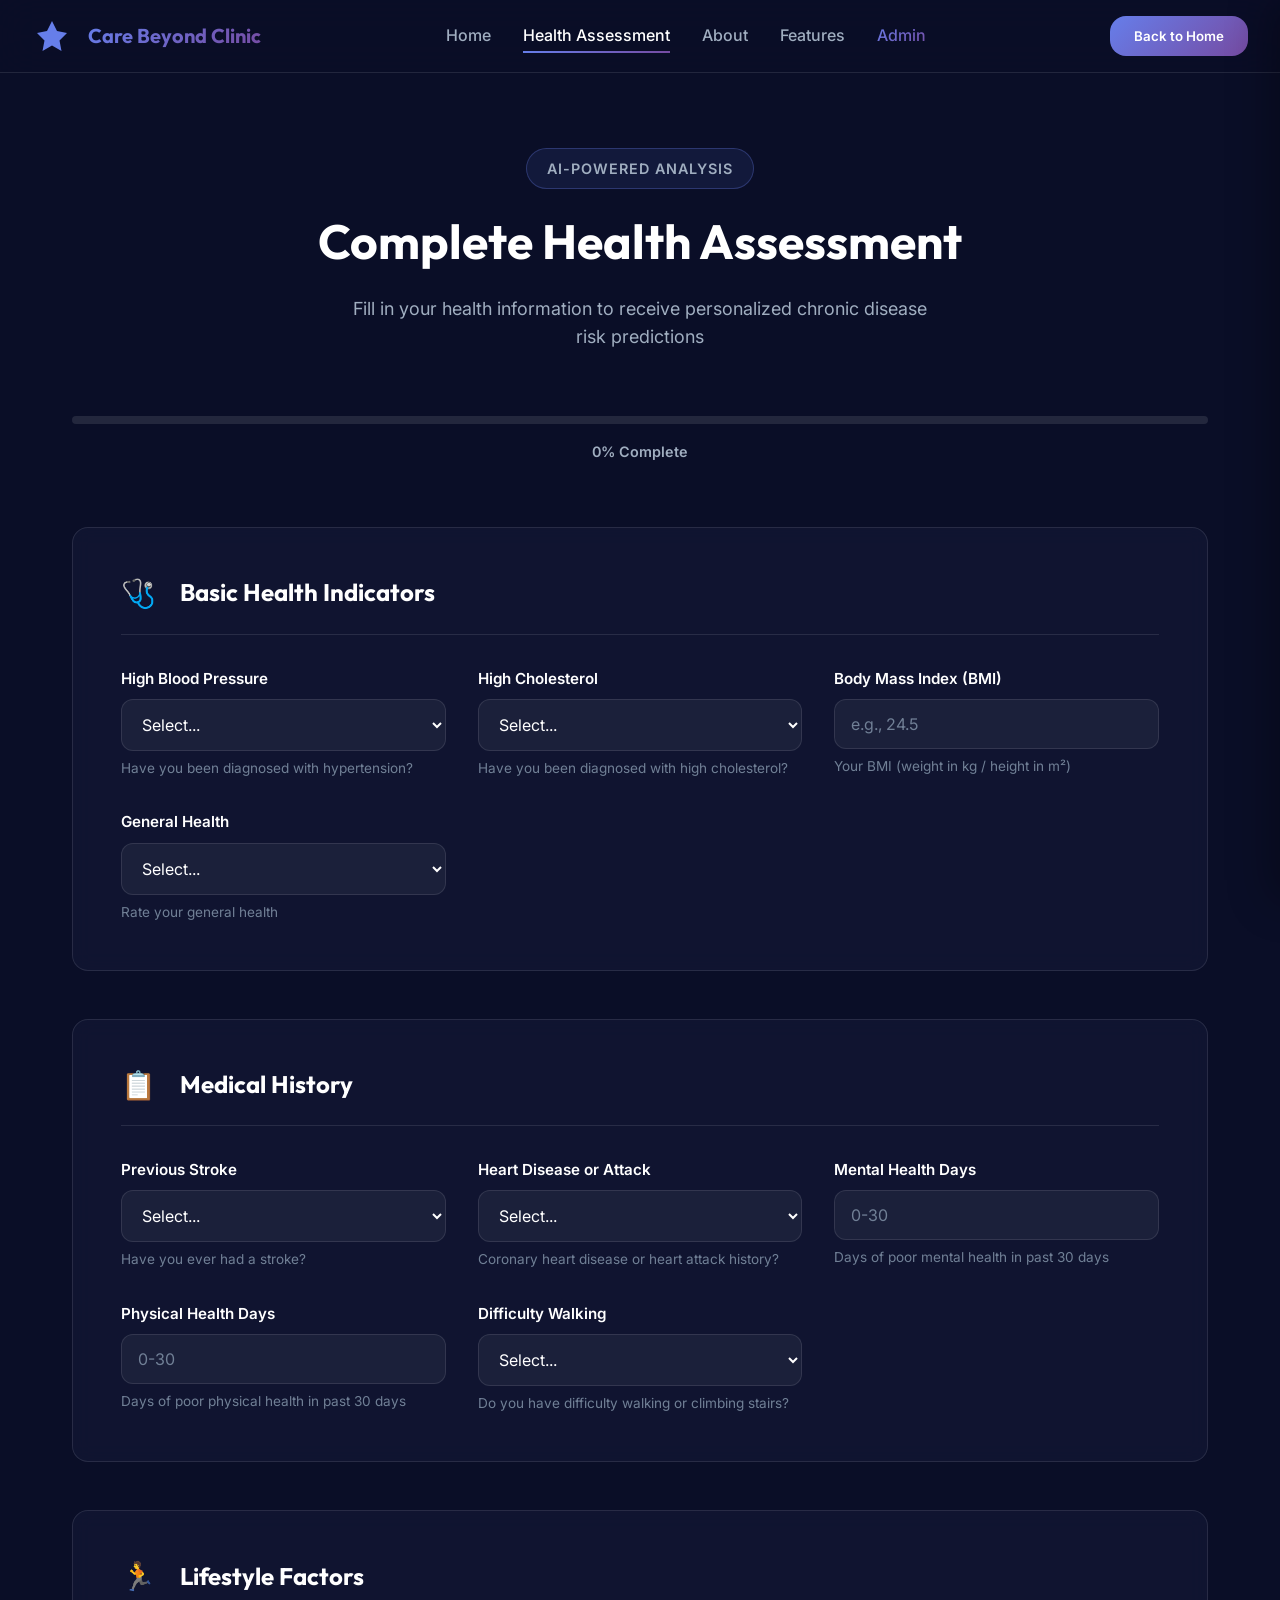
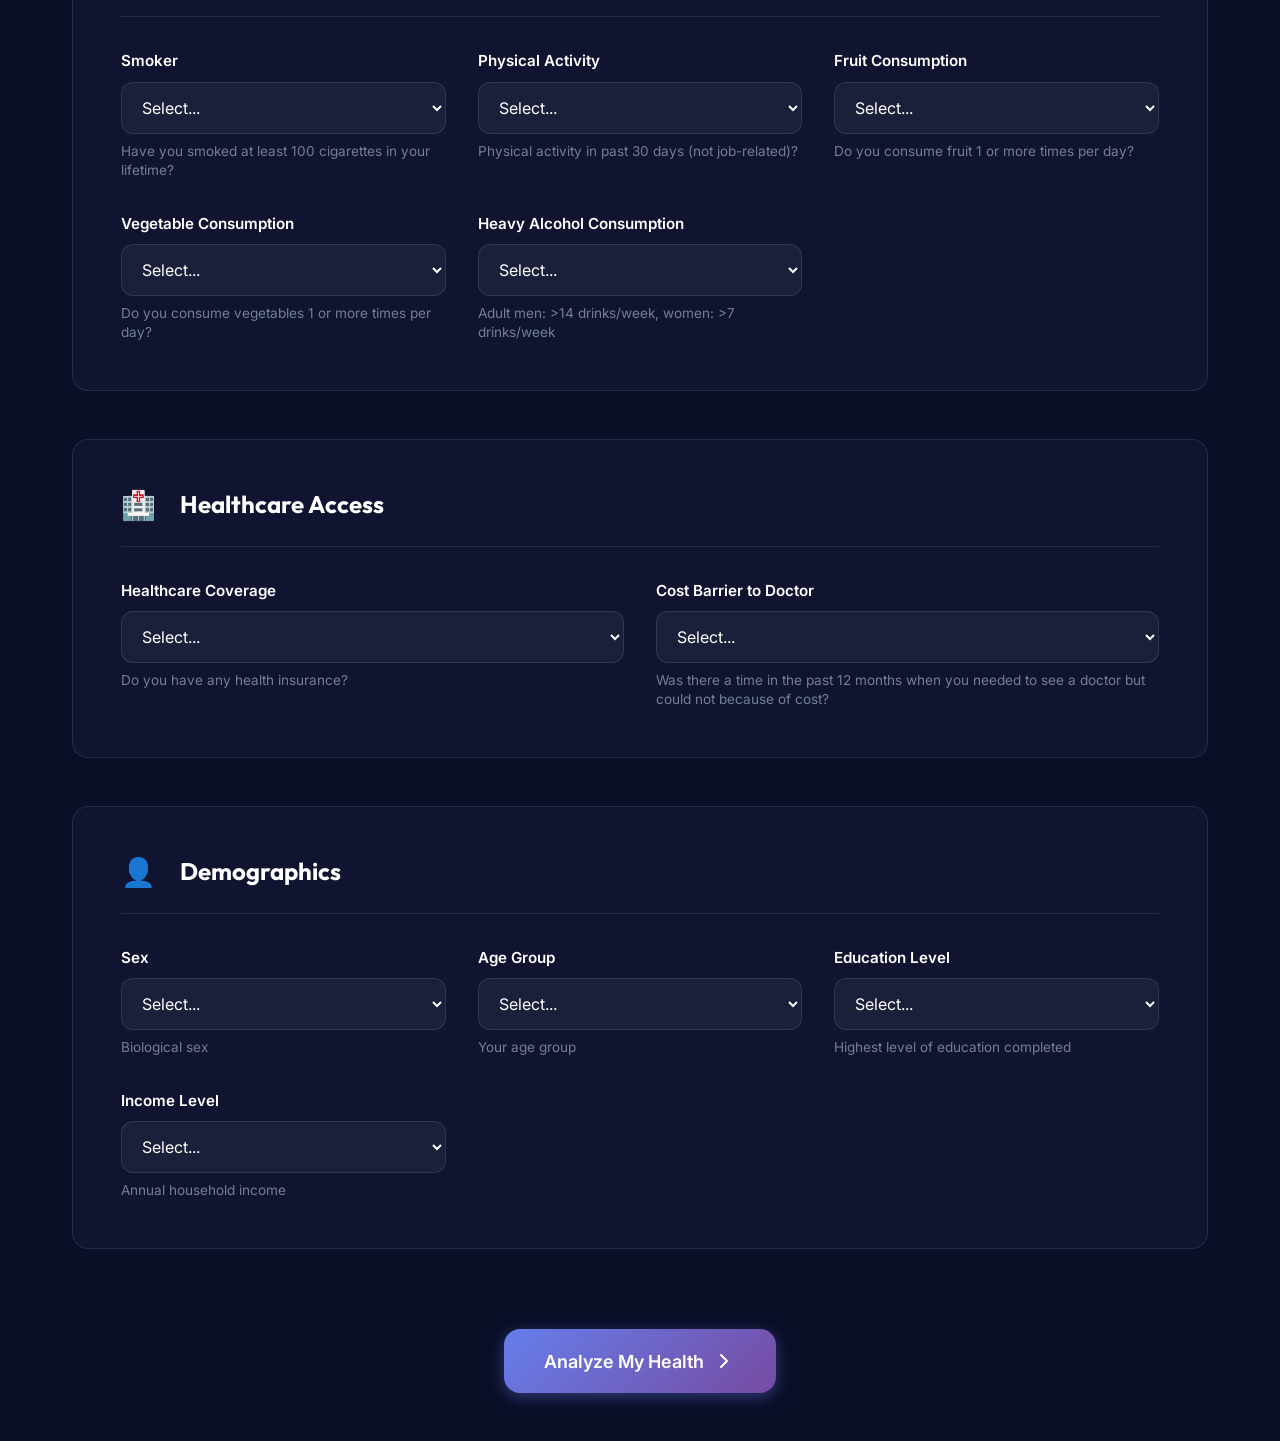
<file: frontend/assessment.html>
<!DOCTYPE html>
<html lang="en">

<head>
    <meta charset="UTF-8">
    <meta name="viewport" content="width=device-width, initial-scale=1.0">
    <title>Health Assessment - Care Beyond Clinic</title>
    <meta name="description"
        content="Complete your comprehensive health assessment powered by AI. Get instant chronic disease risk predictions.">
    <link rel="stylesheet" href="css/styles.css">
    <link rel="stylesheet" href="css/assessment.css">
    <link rel="preconnect" href="https://fonts.googleapis.com">
    <link rel="preconnect" href="https://fonts.gstatic.com" crossorigin>
    <link
        href="https://fonts.googleapis.com/css2?family=Inter:wght@300;400;500;600;700;800&family=Outfit:wght@300;400;600;700;800&display=swap"
        rel="stylesheet">
</head>

<body>
    <!-- Navigation -->
    <nav class="navbar">
        <div class="nav-container">
            <div class="logo">
                <div class="logo-icon">
                    <svg width="40" height="40" viewBox="0 0 40 40" fill="none" xmlns="http://www.w3.org/2000/svg">
                        <path d="M20 5L25 15L35 17L27.5 24.5L29.5 35L20 29.5L10.5 35L12.5 24.5L5 17L15 15L20 5Z"
                            fill="url(#gradient1)" />
                        <defs>
                            <linearGradient id="gradient1" x1="5" y1="5" x2="35" y2="35">
                                <stop offset="0%" stop-color="#667eea" />
                                <stop offset="100%" stop-color="#764ba2" />
                            </linearGradient>
                        </defs>
                    </svg>
                </div>
                <span class="logo-text">Care Beyond Clinic</span>
            </div>
            <ul class="nav-links">
                <li><a href="index.html">Home</a></li>
                <li><a href="assessment.html" class="active">Health Assessment</a></li>
                <li><a href="index.html#about">About</a></li>
                <li><a href="index.html#features">Features</a></li>
                <li><a href="admin.html" class="nav-admin">Admin</a></li>
            </ul>
            <button class="nav-cta" onclick="window.location.href='index.html'">Back to Home</button>
        </div>
    </nav>

    <!-- Assessment Page -->
    <main class="assessment-page">
        <div class="assessment-container">
            <!-- Page Header -->
            <div class="page-header">
                <span class="section-badge">AI-Powered Analysis</span>
                <h1 class="page-title">Complete Health Assessment</h1>
                <p class="page-description">Fill in your health information to receive personalized chronic disease risk
                    predictions</p>
            </div>

            <!-- Progress Bar -->
            <div class="progress-container">
                <div class="progress-bar">
                    <div class="progress-fill" id="progressBar"></div>
                </div>
                <div class="progress-text" id="progressText">0% Complete</div>
            </div>

            <!-- Assessment Form -->
            <div class="form-layout">
                <form id="assessmentForm" class="assessment-form">
                    <!-- Section 1: Basic Health Indicators -->
                    <div class="form-section">
                        <h2 class="section-heading">
                            <span class="section-icon">🩺</span>
                            Basic Health Indicators
                        </h2>
                        <div class="form-grid">
                            <div class="form-group">
                                <label for="HighBP">High Blood Pressure</label>
                                <select id="HighBP" name="HighBP" required>
                                    <option value="">Select...</option>
                                    <option value="0">No</option>
                                    <option value="1">Yes</option>
                                </select>
                                <span class="field-help">Have you been diagnosed with hypertension?</span>
                            </div>

                            <div class="form-group">
                                <label for="HighChol">High Cholesterol</label>
                                <select id="HighChol" name="HighChol" required>
                                    <option value="">Select...</option>
                                    <option value="0">No</option>
                                    <option value="1">Yes</option>
                                </select>
                                <span class="field-help">Have you been diagnosed with high cholesterol?</span>
                            </div>

                            <div class="form-group">
                                <label for="BMI">Body Mass Index (BMI)</label>
                                <input type="number" id="BMI" name="BMI" min="10" max="60" step="0.1"
                                    placeholder="e.g., 24.5" required>
                                <span class="field-help">Your BMI (weight in kg / height in m²)</span>
                            </div>

                            <div class="form-group">
                                <label for="GenHlth">General Health</label>
                                <select id="GenHlth" name="GenHlth" required>
                                    <option value="">Select...</option>
                                    <option value="1">Excellent</option>
                                    <option value="2">Very Good</option>
                                    <option value="3">Good</option>
                                    <option value="4">Fair</option>
                                    <option value="5">Poor</option>
                                </select>
                                <span class="field-help">Rate your general health</span>
                            </div>
                        </div>
                    </div>

                    <!-- Section 2: Medical History -->
                    <div class="form-section">
                        <h2 class="section-heading">
                            <span class="section-icon">📋</span>
                            Medical History
                        </h2>
                        <div class="form-grid">
                            <div class="form-group">
                                <label for="Stroke">Previous Stroke</label>
                                <select id="Stroke" name="Stroke" required>
                                    <option value="">Select...</option>
                                    <option value="0">No</option>
                                    <option value="1">Yes</option>
                                </select>
                                <span class="field-help">Have you ever had a stroke?</span>
                            </div>

                            <div class="form-group">
                                <label for="HeartDiseaseorAttack">Heart Disease or Attack</label>
                                <select id="HeartDiseaseorAttack" name="HeartDiseaseorAttack" required>
                                    <option value="">Select...</option>
                                    <option value="0">No</option>
                                    <option value="1">Yes</option>
                                </select>
                                <span class="field-help">Coronary heart disease or heart attack history?</span>
                            </div>

                            <div class="form-group">
                                <label for="MentHlth">Mental Health Days</label>
                                <input type="number" id="MentHlth" name="MentHlth" min="0" max="30" placeholder="0-30"
                                    required>
                                <span class="field-help">Days of poor mental health in past 30 days</span>
                            </div>

                            <div class="form-group">
                                <label for="PhysHlth">Physical Health Days</label>
                                <input type="number" id="PhysHlth" name="PhysHlth" min="0" max="30" placeholder="0-30"
                                    required>
                                <span class="field-help">Days of poor physical health in past 30 days</span>
                            </div>

                            <div class="form-group">
                                <label for="DiffWalk">Difficulty Walking</label>
                                <select id="DiffWalk" name="DiffWalk" required>
                                    <option value="">Select...</option>
                                    <option value="0">No</option>
                                    <option value="1">Yes</option>
                                </select>
                                <span class="field-help">Do you have difficulty walking or climbing stairs?</span>
                            </div>
                        </div>
                    </div>

                    <!-- Section 3: Lifestyle Factors -->
                    <div class="form-section">
                        <h2 class="section-heading">
                            <span class="section-icon">🏃</span>
                            Lifestyle Factors
                        </h2>
                        <div class="form-grid">
                            <div class="form-group">
                                <label for="Smoker">Smoker</label>
                                <select id="Smoker" name="Smoker" required>
                                    <option value="">Select...</option>
                                    <option value="0">No</option>
                                    <option value="1">Yes</option>
                                </select>
                                <span class="field-help">Have you smoked at least 100 cigarettes in your
                                    lifetime?</span>
                            </div>

                            <div class="form-group">
                                <label for="PhysActivity">Physical Activity</label>
                                <select id="PhysActivity" name="PhysActivity" required>
                                    <option value="">Select...</option>
                                    <option value="0">No</option>
                                    <option value="1">Yes</option>
                                </select>
                                <span class="field-help">Physical activity in past 30 days (not job-related)?</span>
                            </div>

                            <div class="form-group">
                                <label for="Fruits">Fruit Consumption</label>
                                <select id="Fruits" name="Fruits" required>
                                    <option value="">Select...</option>
                                    <option value="0">Less than 1 per day</option>
                                    <option value="1">1 or more per day</option>
                                </select>
                                <span class="field-help">Do you consume fruit 1 or more times per day?</span>
                            </div>

                            <div class="form-group">
                                <label for="Veggies">Vegetable Consumption</label>
                                <select id="Veggies" name="Veggies" required>
                                    <option value="">Select...</option>
                                    <option value="0">Less than 1 per day</option>
                                    <option value="1">1 or more per day</option>
                                </select>
                                <span class="field-help">Do you consume vegetables 1 or more times per day?</span>
                            </div>

                            <div class="form-group">
                                <label for="HvyAlcoholConsump">Heavy Alcohol Consumption</label>
                                <select id="HvyAlcoholConsump" name="HvyAlcoholConsump" required>
                                    <option value="">Select...</option>
                                    <option value="0">No</option>
                                    <option value="1">Yes</option>
                                </select>
                                <span class="field-help">Adult men: &gt;14 drinks/week, women: &gt;7 drinks/week</span>
                            </div>
                        </div>
                    </div>

                    <!-- Section 4: Healthcare Access -->
                    <div class="form-section">
                        <h2 class="section-heading">
                            <span class="section-icon">🏥</span>
                            Healthcare Access
                        </h2>
                        <div class="form-grid">
                            <div class="form-group">
                                <label for="AnyHealthcare">Healthcare Coverage</label>
                                <select id="AnyHealthcare" name="AnyHealthcare" required>
                                    <option value="">Select...</option>
                                    <option value="0">No</option>
                                    <option value="1">Yes</option>
                                </select>
                                <span class="field-help">Do you have any health insurance?</span>
                            </div>

                            <div class="form-group">
                                <label for="NoDocbcCost">Cost Barrier to Doctor</label>
                                <select id="NoDocbcCost" name="NoDocbcCost" required>
                                    <option value="">Select...</option>
                                    <option value="0">No</option>
                                    <option value="1">Yes</option>
                                </select>
                                <span class="field-help">Was there a time in the past 12 months when you needed to see a
                                    doctor but could not because of cost?</span>
                            </div>
                        </div>
                    </div>

                    <!-- Section 5: Demographics -->
                    <div class="form-section">
                        <h2 class="section-heading">
                            <span class="section-icon">👤</span>
                            Demographics
                        </h2>
                        <div class="form-grid">
                            <div class="form-group">
                                <label for="Sex">Sex</label>
                                <select id="Sex" name="Sex" required>
                                    <option value="">Select...</option>
                                    <option value="0">Female</option>
                                    <option value="1">Male</option>
                                </select>
                                <span class="field-help">Biological sex</span>
                            </div>

                            <div class="form-group">
                                <label for="Age">Age Group</label>
                                <select id="Age" name="Age" required>
                                    <option value="">Select...</option>
                                    <option value="1">18-24</option>
                                    <option value="2">25-29</option>
                                    <option value="3">30-34</option>
                                    <option value="4">35-39</option>
                                    <option value="5">40-44</option>
                                    <option value="6">45-49</option>
                                    <option value="7">50-54</option>
                                    <option value="8">55-59</option>
                                    <option value="9">60-64</option>
                                    <option value="10">65-69</option>
                                    <option value="11">70-74</option>
                                    <option value="12">75-79</option>
                                    <option value="13">80+</option>
                                </select>
                                <span class="field-help">Your age group</span>
                            </div>

                            <div class="form-group">
                                <label for="Education">Education Level</label>
                                <select id="Education" name="Education" required>
                                    <option value="">Select...</option>
                                    <option value="1">Never attended school or only kindergarten</option>
                                    <option value="2">Grades 1 through 8</option>
                                    <option value="3">Grades 9 through 11</option>
                                    <option value="4">Grade 12 or GED</option>
                                    <option value="5">College 1 to 3 years</option>
                                    <option value="6">College 4 years or more</option>
                                </select>
                                <span class="field-help">Highest level of education completed</span>
                            </div>

                            <div class="form-group">
                                <label for="Income">Income Level</label>
                                <select id="Income" name="Income" required>
                                    <option value="">Select...</option>
                                    <option value="1">Less than $10,000</option>
                                    <option value="2">$10,000 to $15,000</option>
                                    <option value="3">$15,000 to $20,000</option>
                                    <option value="4">$20,000 to $25,000</option>
                                    <option value="5">$25,000 to $35,000</option>
                                    <option value="6">$35,000 to $50,000</option>
                                    <option value="7">$50,000 to $75,000</option>
                                    <option value="8">$75,000 or more</option>
                                </select>
                                <span class="field-help">Annual household income</span>
                            </div>
                        </div>
                    </div>

                    <!-- Submit Button -->
                    <div class="form-actions">
                        <button type="submit" class="btn-primary large" id="submitBtn">
                            <span>Analyze My Health</span>
                            <svg width="24" height="24" viewBox="0 0 24 24" fill="none">
                                <path d="M9 18L15 12L9 6" stroke="currentColor" stroke-width="2" stroke-linecap="round"
                                    stroke-linejoin="round" />
                            </svg>
                        </button>
                    </div>
                </form>

                <!-- Results Panel -->
                <div id="resultsPanel" class="results-panel hidden">
                    <div class="results-header">
                        <h2>Your Health Analysis</h2>
                        <button class="close-btn" onclick="closeResults()">✕</button>
                    </div>

                    <div class="results-content">
                        <!-- Risk Score -->
                        <div class="result-card primary-result">
                            <div class="result-icon">🎯</div>
                            <div class="result-info">
                                <h3>Chronic Disease Risk Score</h3>
                                <div class="risk-score-display">
                                    <span class="risk-percentage" id="riskScore">--</span>
                                    <span class="risk-label" id="riskLabel">Calculating...</span>
                                </div>
                                <div class="risk-bar">
                                    <div class="risk-fill" id="riskFill"></div>
                                </div>
                            </div>
                        </div>

                        <!-- Status -->
                        <div class="result-card">
                            <div class="result-icon">📊</div>
                            <div class="result-info">
                                <h3>Health Status</h3>
                                <p class="status-text" id="statusText">--</p>
                            </div>
                        </div>

                        <!-- Live Vitals -->
                        <div class="result-card">
                            <div class="result-icon">💓</div>
                            <div class="result-info">
                                <h3>Live Heart Rate</h3>
                                <p class="vitals-text" id="vitalsText">-- BPM</p>
                                <button class="btn-secondary" onclick="refreshVitals()">Refresh Vitals</button>
                            </div>
                        </div>

                        <!-- Fusion Analysis -->
                        <div class="result-card fusion-result">
                            <div class="result-icon">⚡</div>
                            <div class="result-info">
                                <h3>Fusion Analysis</h3>
                                <p class="fusion-text" id="fusionText">--</p>
                            </div>
                        </div>

                        <!-- Recommendations -->
                        <div class="recommendations">
                            <h3>Personalized Recommendations</h3>
                            <ul id="recommendationsList">
                                <li>Complete the assessment to receive personalized recommendations</li>
                            </ul>
                        </div>

                        <!-- Actions -->
                        <div class="results-actions">
                            <button class="btn-primary" onclick="window.print()">
                                <span>Download Report</span>
                            </button>
                            <button class="btn-secondary" onclick="resetForm()">
                                <span>New Assessment</span>
                            </button>
                        </div>
                    </div>
                </div>
            </div>
        </div>
    </main>

    <script src="js/assessment.js"></script>
</body>

</html>
</file>
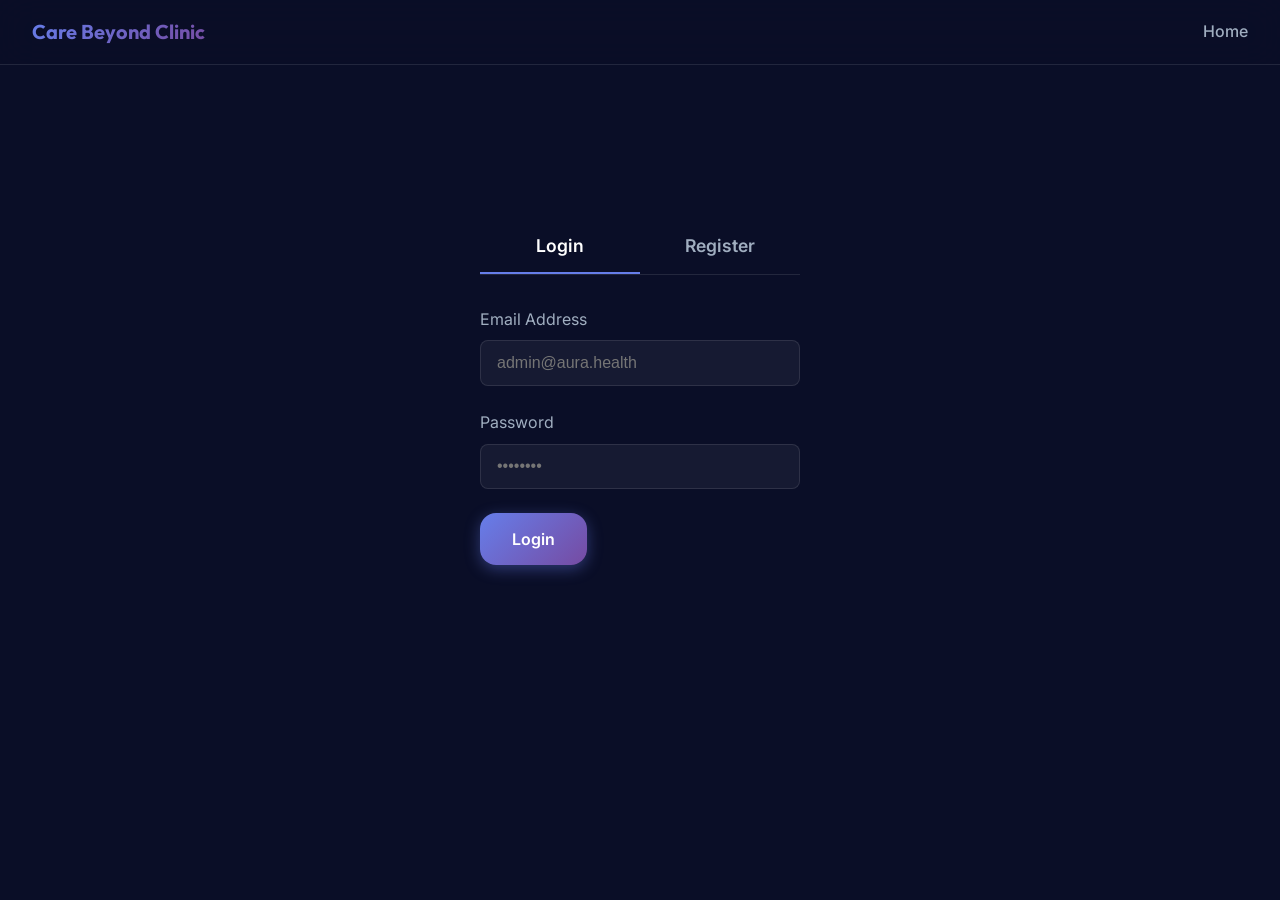
<file: frontend/login.html>
<!DOCTYPE html>
<html lang="en">
<head>
    <meta charset="UTF-8">
    <meta name="viewport" content="width=device-width, initial-scale=1.0">
    <title>Login - Care Beyond Clinic</title>
    <link rel="stylesheet" href="css/styles.css">
    <link rel="stylesheet" href="css/login.css">
    <link href="https://fonts.googleapis.com/css2?family=Inter:wght@300;400;500;600;700;800&family=Outfit:wght@300;400;600;700;800&display=swap" rel="stylesheet">
</head>
<body>
    <nav class="navbar">
        <div class="nav-container">
            <div class="logo">
                <span class="logo-text">Care Beyond Clinic</span>
            </div>
            <ul class="nav-links">
                <li><a href="index.html">Home</a></li>
            </ul>
        </div>
    </nav>

    <main class="login-page">
        <div class="login-container glass-panel">
            <div class="auth-tabs">
                <button class="auth-tab active" id="tab-login" onclick="switchTab('login')">Login</button>
                <button class="auth-tab" id="tab-register" onclick="switchTab('register')">Register</button>
            </div>
            
            <form id="auth-form" onsubmit="handleAuth(event)">
                <div class="form-group">
                    <label for="email">Email Address</label>
                    <input type="email" id="email" required placeholder="admin@aura.health">
                </div>
                <div class="form-group">
                    <label for="password">Password</label>
                    <input type="password" id="password" required placeholder="••••••••">
                </div>
                <button type="submit" class="btn-primary full-width" id="submit-btn">Login</button>
                <div id="auth-error" class="error-message"></div>
            </form>
        </div>
    </main>
    <script src="js/login.js"></script>
</body>
</html>
</file>
<file: styles.css>
/* ===== GLOBAL STYLES ===== */
:root {
    /* Color Palette */
    --primary-gradient: linear-gradient(135deg, #667eea 0%, #764ba2 100%);
    --secondary-gradient: linear-gradient(135deg, #f093fb 0%, #f5576c 100%);
    --accent-gradient: linear-gradient(135deg, #4facfe 0%, #00f2fe 100%);
    --success-gradient: linear-gradient(135deg, #43e97b 0%, #38f9d7 100%);
    --warning-gradient: linear-gradient(135deg, #fa709a 0%, #fee140 100%);
    
    --bg-primary: #0a0e27;
    --bg-secondary: #141937;
    --bg-card: rgba(20, 25, 55, 0.6);
    --bg-card-hover: rgba(30, 35, 65, 0.8);
    
    --text-primary: #ffffff;
    --text-secondary: #a0aec0;
    --text-muted: #718096;
    
    --border-color: rgba(255, 255, 255, 0.1);
    --border-glow: rgba(102, 126, 234, 0.3);
    
    /* Spacing */
    --spacing-xs: 0.5rem;
    --spacing-sm: 1rem;
    --spacing-md: 1.5rem;
    --spacing-lg: 2rem;
    --spacing-xl: 3rem;
    --spacing-2xl: 4rem;
    
    /* Border Radius */
    --radius-sm: 8px;
    --radius-md: 12px;
    --radius-lg: 16px;
    --radius-xl: 24px;
    
    /* Shadows */
    --shadow-sm: 0 2px 8px rgba(0, 0, 0, 0.1);
    --shadow-md: 0 4px 16px rgba(0, 0, 0, 0.2);
    --shadow-lg: 0 8px 32px rgba(0, 0, 0, 0.3);
    --shadow-glow: 0 0 40px rgba(102, 126, 234, 0.4);
    
    /* Transitions */
    --transition-fast: 0.2s ease;
    --transition-medium: 0.3s ease;
    --transition-slow: 0.5s ease;
}

* {
    margin: 0;
    padding: 0;
    box-sizing: border-box;
}

body {
    font-family: 'Inter', -apple-system, BlinkMacSystemFont, 'Segoe UI', sans-serif;
    background: var(--bg-primary);
    color: var(--text-primary);
    line-height: 1.6;
    overflow-x: hidden;
}

h1, h2, h3, h4, h5, h6 {
    font-family: 'Outfit', sans-serif;
    font-weight: 700;
    line-height: 1.2;
}

a {
    text-decoration: none;
    color: inherit;
}

button {
    border: none;
    cursor: pointer;
    font-family: inherit;
}

/* ===== NAVIGATION ===== */
.navbar {
    position: fixed;
    top: 0;
    left: 0;
    right: 0;
    background: rgba(10, 14, 39, 0.8);
    backdrop-filter: blur(20px);
    border-bottom: 1px solid var(--border-color);
    padding: 1rem 0;
    z-index: 1000;
    transition: background var(--transition-medium);
}

.nav-container {
    max-width: 1400px;
    margin: 0 auto;
    padding: 0 var(--spacing-lg);
    display: flex;
    justify-content: space-between;
    align-items: center;
}

.logo {
    display: flex;
    align-items: center;
    gap: var(--spacing-sm);
}

.logo-icon {
    display: flex;
    align-items: center;
    animation: float 3s ease-in-out infinite;
}

@keyframes float {
    0%, 100% { transform: translateY(0px); }
    50% { transform: translateY(-5px); }
}

.logo-text {
    font-size: 1.25rem;
    font-weight: 700;
    font-family: 'Outfit', sans-serif;
    background: var(--primary-gradient);
    -webkit-background-clip: text;
    -webkit-text-fill-color: transparent;
    background-clip: text;
}

.nav-links {
    display: flex;
    gap: var(--spacing-lg);
    list-style: none;
}

.nav-links a {
    color: var(--text-secondary);
    font-weight: 500;
    transition: color var(--transition-fast);
    position: relative;
    padding: 0.5rem 0;
}

.nav-links a::after {
    content: '';
    position: absolute;
    bottom: 0;
    left: 0;
    width: 0;
    height: 2px;
    background: var(--primary-gradient);
    transition: width var(--transition-medium);
}

.nav-links a:hover,
.nav-links a.active {
    color: var(--text-primary);
}

.nav-links a:hover::after,
.nav-links a.active::after {
    width: 100%;
}

.nav-admin {
    background: var(--primary-gradient);
    -webkit-background-clip: text;
    -webkit-text-fill-color: transparent;
    background-clip: text;
    font-weight: 600;
}

.nav-cta {
    padding: 0.75rem 1.5rem;
    background: var(--primary-gradient);
    color: white;
    border-radius: var(--radius-lg);
    font-weight: 600;
    transition: transform var(--transition-fast), box-shadow var(--transition-fast);
}

.nav-cta:hover {
    transform: translateY(-2px);
    box-shadow: var(--shadow-glow);
}

/* ===== HERO SECTION ===== */
.hero {
    position: relative;
    min-height: 100vh;
    display: flex;
    align-items: center;
    justify-content: center;
    padding: var(--spacing-2xl) var(--spacing-lg);
    overflow: hidden;
}

.hero-background {
    position: absolute;
    top: 0;
    left: 0;
    right: 0;
    bottom: 0;
    z-index: 0;
}

.gradient-orb {
    position: absolute;
    border-radius: 50%;
    filter: blur(80px);
    animation: float-orb 20s ease-in-out infinite;
    opacity: 0.3;
}

.orb-1 {
    width: 500px;
    height: 500px;
    background: radial-gradient(circle, #667eea 0%, transparent 70%);
    top: -200px;
    left: -100px;
    animation-delay: 0s;
}

.orb-2 {
    width: 400px;
    height: 400px;
    background: radial-gradient(circle, #764ba2 0%, transparent 70%);
    bottom: -150px;
    right: -100px;
    animation-delay: 7s;
}

.orb-3 {
    width: 350px;
    height: 350px;
    background: radial-gradient(circle, #f093fb 0%, transparent 70%);
    top: 50%;
    right: 10%;
    animation-delay: 14s;
}

@keyframes float-orb {
    0%, 100% { transform: translate(0, 0) scale(1); }
    33% { transform: translate(30px, -30px) scale(1.1); }
    66% { transform: translate(-20px, 20px) scale(0.9); }
}

.hero-content {
    position: relative;
    z-index: 1;
    max-width: 1200px;
    text-align: center;
}

.hero-badge {
    display: inline-flex;
    align-items: center;
    gap: var(--spacing-xs);
    padding: 0.5rem 1.25rem;
    background: rgba(102, 126, 234, 0.1);
    border: 1px solid var(--border-glow);
    border-radius: var(--radius-xl);
    color: var(--text-secondary);
    font-size: 0.9rem;
    font-weight: 500;
    margin-bottom: var(--spacing-lg);
    animation: glow-pulse 3s ease-in-out infinite;
}

@keyframes glow-pulse {
    0%, 100% { box-shadow: 0 0 20px rgba(102, 126, 234, 0.2); }
    50% { box-shadow: 0 0 30px rgba(102, 126, 234, 0.4); }
}

.badge-icon {
    font-size: 1.2rem;
}

.hero-title {
    font-size: clamp(2.5rem, 6vw, 4.5rem);
    font-weight: 800;
    margin-bottom: var(--spacing-md);
    line-height: 1.1;
}

.gradient-text {
    background: var(--primary-gradient);
    -webkit-background-clip: text;
    -webkit-text-fill-color: transparent;
    background-clip: text;
    display: inline-block;
}

.hero-description {
    font-size: 1.25rem;
    color: var(--text-secondary);
    max-width: 700px;
    margin: 0 auto var(--spacing-xl);
    line-height: 1.8;
}

.hero-actions {
    display: flex;
    gap: var(--spacing-md);
    justify-content: center;
    margin-bottom: var(--spacing-2xl);
    flex-wrap: wrap;
}

.btn-primary,
.btn-secondary {
    display: inline-flex;
    align-items: center;
    gap: var(--spacing-xs);
    padding: 1rem 2rem;
    border-radius: var(--radius-lg);
    font-weight: 600;
    font-size: 1rem;
    transition: all var(--transition-medium);
}

.btn-primary {
    background: var(--primary-gradient);
    color: white;
    box-shadow: 0 4px 15px rgba(102, 126, 234, 0.4);
}

.btn-primary:hover {
    transform: translateY(-3px);
    box-shadow: 0 8px 25px rgba(102, 126, 234, 0.6);
}

.btn-primary.large {
    padding: 1.25rem 2.5rem;
    font-size: 1.125rem;
}

.btn-secondary {
    background: rgba(255, 255, 255, 0.05);
    color: var(--text-primary);
    border: 1px solid var(--border-color);
    backdrop-filter: blur(10px);
}

.btn-secondary:hover {
    background: rgba(255, 255, 255, 0.1);
    border-color: var(--border-glow);
    transform: translateY(-2px);
}

.hero-stats {
    display: flex;
    gap: var(--spacing-lg);
    justify-content: center;
    flex-wrap: wrap;
}

.stat-card {
    display: flex;
    align-items: center;
    gap: var(--spacing-md);
    padding: 1.5rem 2rem;
    background: var(--bg-card);
    border: 1px solid var(--border-color);
    border-radius: var(--radius-lg);
    backdrop-filter: blur(10px);
    transition: all var(--transition-medium);
}

.stat-card:hover {
    background: var(--bg-card-hover);
    border-color: var(--border-glow);
    transform: translateY(-5px);
    box-shadow: var(--shadow-md);
}

.stat-icon {
    font-size: 2rem;
}

.stat-content h3 {
    font-size: 2rem;
    background: var(--primary-gradient);
    -webkit-background-clip: text;
    -webkit-text-fill-color: transparent;
    background-clip: text;
}

.stat-content p {
    color: var(--text-secondary);
    font-size: 0.9rem;
}

/* ===== SECTIONS ===== */
.section-container {
    max-width: 1400px;
    margin: 0 auto;
    padding: var(--spacing-2xl) var(--spacing-lg);
}

.section-header {
    text-align: center;
    margin-bottom: var(--spacing-2xl);
}

.section-badge {
    display: inline-block;
    padding: 0.5rem 1.25rem;
    background: rgba(102, 126, 234, 0.1);
    border: 1px solid var(--border-glow);
    border-radius: var(--radius-xl);
    color: var(--text-secondary);
    font-size: 0.9rem;
    font-weight: 600;
    text-transform: uppercase;
    letter-spacing: 1px;
    margin-bottom: var(--spacing-md);
}

.section-title {
    font-size: clamp(2rem, 4vw, 3rem);
    margin-bottom: var(--spacing-md);
}

.section-description {
    color: var(--text-secondary);
    font-size: 1.125rem;
    max-width: 600px;
    margin: 0 auto;
}

/* ===== FEATURES SECTION ===== */
.features {
    background: var(--bg-secondary);
    position: relative;
}

.features-grid {
    display: grid;
    grid-template-columns: repeat(auto-fit, minmax(350px, 1fr));
    gap: var(--spacing-lg);
}

.feature-card {
    padding: var(--spacing-xl);
    background: var(--bg-card);
    border: 1px solid var(--border-color);
    border-radius: var(--radius-lg);
    backdrop-filter: blur(10px);
    transition: all var(--transition-medium);
}

.feature-card:hover {
    background: var(--bg-card-hover);
    border-color: var(--border-glow);
    transform: translateY(-8px);
    box-shadow: var(--shadow-lg);
}

.feature-icon {
    width: 64px;
    height: 64px;
    display: flex;
    align-items: center;
    justify-content: center;
    background: rgba(102, 126, 234, 0.1);
    border-radius: var(--radius-md);
    margin-bottom: var(--spacing-md);
}

.feature-card h3 {
    font-size: 1.5rem;
    margin-bottom: var(--spacing-sm);
}

.feature-card p {
    color: var(--text-secondary);
    line-height: 1.7;
}

/* ===== ABOUT SECTION ===== */
.about {
    padding: var(--spacing-2xl) 0;
}

.about-content {
    display: grid;
    grid-template-columns: 1fr 1fr;
    gap: var(--spacing-2xl);
    align-items: center;
}

.about-description {
    color: var(--text-secondary);
    font-size: 1.125rem;
    line-height: 1.8;
    margin: var(--spacing-lg) 0;
}

.about-features {
    display: flex;
    flex-direction: column;
    gap: var(--spacing-md);
    margin: var(--spacing-xl) 0;
}

.about-feature-item {
    display: flex;
    align-items: center;
    gap: var(--spacing-md);
}

.check-icon {
    width: 28px;
    height: 28px;
    display: flex;
    align-items: center;
    justify-content: center;
    background: var(--success-gradient);
    color: white;
    border-radius: 50%;
    font-weight: 700;
    flex-shrink: 0;
}

.about-visual {
    position: relative;
    display: grid;
    grid-template-columns: 1fr 1fr;
    gap: var(--spacing-md);
}

.visual-card {
    padding: var(--spacing-lg);
    background: var(--bg-card);
    border: 1px solid var(--border-color);
    border-radius: var(--radius-lg);
    backdrop-filter: blur(10px);
    transition: all var(--transition-medium);
}

.visual-card:hover {
    border-color: var(--border-glow);
    transform: scale(1.05);
}

.card-1 {
    grid-column: 1 / 2;
    grid-row: 1 / 2;
}

.card-2 {
    grid-column: 2 / 3;
    grid-row: 1 / 2;
}

.card-3 {
    grid-column: 1 / 3;
    grid-row: 2 / 3;
}

.metric-label {
    color: var(--text-muted);
    font-size: 0.875rem;
    text-transform: uppercase;
    letter-spacing: 1px;
    margin-bottom: var(--spacing-xs);
}

.metric-value {
    font-size: 2.5rem;
    font-weight: 700;
    background: var(--primary-gradient);
    -webkit-background-clip: text;
    -webkit-text-fill-color: transparent;
    background-clip: text;
    margin-bottom: var(--spacing-xs);
}

.metric-value.small {
    font-size: 1.5rem;
}

.metric-value.heartbeat {
    animation: pulse-scale 1.5s ease-in-out infinite;
}

@keyframes pulse-scale {
    0%, 100% { transform: scale(1); }
    50% { transform: scale(1.05); }
}

.metric-status {
    display: inline-block;
    padding: 0.375rem 0.875rem;
    border-radius: var(--radius-sm);
    font-size: 0.875rem;
    font-weight: 600;
}

.status-safe {
    background: rgba(67, 233, 123, 0.2);
    color: #43e97b;
}

.pulse-line {
    height: 3px;
    background: var(--primary-gradient);
    border-radius: 2px;
    margin-top: var(--spacing-sm);
    animation: pulse-width 2s ease-in-out infinite;
}

@keyframes pulse-width {
    0%, 100% { width: 40%; }
    50% { width: 80%; }
}

.status-indicator {
    width: 12px;
    height: 12px;
    border-radius: 50%;
    margin-top: var(--spacing-sm);
}

.status-indicator.active {
    background: #43e97b;
    animation: status-pulse 2s ease-in-out infinite;
    box-shadow: 0 0 10px #43e97b;
}

@keyframes status-pulse {
    0%, 100% { opacity: 1; }
    50% { opacity: 0.5; }
}

/* ===== CTA SECTION ===== */
.cta {
    background: var(--bg-secondary);
    position: relative;
    overflow: hidden;
}

.cta::before {
    content: '';
    position: absolute;
    top: 50%;
    left: 50%;
    transform: translate(-50%, -50%);
    width: 600px;
    height: 600px;
    background: radial-gradient(circle, rgba(102, 126, 234, 0.2) 0%, transparent 70%);
    pointer-events: none;
}

.cta-container {
    max-width: 800px;
    margin: 0 auto;
    padding: var(--spacing-2xl) var(--spacing-lg);
    text-align: center;
    position: relative;
    z-index: 1;
}

.cta-title {
    font-size: clamp(2rem, 4vw, 3rem);
    margin-bottom: var(--spacing-md);
}

.cta-description {
    color: var(--text-secondary);
    font-size: 1.125rem;
    margin-bottom: var(--spacing-xl);
}

/* ===== FOOTER ===== */
.footer {
    background: var(--bg-primary);
    border-top: 1px solid var(--border-color);
    padding: var(--spacing-2xl) 0 var(--spacing-lg);
}

.footer-container {
    max-width: 1400px;
    margin: 0 auto;
    padding: 0 var(--spacing-lg);
}

.footer-content {
    display: grid;
    grid-template-columns: repeat(auto-fit, minmax(250px, 1fr));
    gap: var(--spacing-xl);
    margin-bottom: var(--spacing-xl);
}

.footer-section h4 {
    color: var(--text-primary);
    margin-bottom: var(--spacing-md);
    font-size: 1.125rem;
}

.footer-description {
    color: var(--text-muted);
    margin-top: var(--spacing-sm);
}

.footer-section ul {
    list-style: none;
}

.footer-section ul li {
    margin-bottom: var(--spacing-sm);
}

.footer-section ul li a {
    color: var(--text-secondary);
    transition: color var(--transition-fast);
}

.footer-section ul li a:hover {
    color: var(--text-primary);
}

.footer-bottom {
    text-align: center;
    padding-top: var(--spacing-lg);
    border-top: 1px solid var(--border-color);
    color: var(--text-muted);
}

.footer-bottom p {
    margin: 0.25rem 0;
}

/* ===== RESPONSIVE ===== */
@media (max-width: 968px) {
    .nav-links {
        display: none;
    }
    
    .about-content {
        grid-template-columns: 1fr;
    }
    
    .features-grid {
        grid-template-columns: 1fr;
    }
}

@media (max-width: 640px) {
    .hero-stats {
        flex-direction: column;
    }
    
    .stat-card {
        width: 100%;
    }
}
</file>
<file: frontend/css/styles.css>
/* ===== GLOBAL STYLES ===== */
:root {
    /* Color Palette */
    --primary-gradient: linear-gradient(135deg, #667eea 0%, #764ba2 100%);
    --secondary-gradient: linear-gradient(135deg, #f093fb 0%, #f5576c 100%);
    --accent-gradient: linear-gradient(135deg, #4facfe 0%, #00f2fe 100%);
    --success-gradient: linear-gradient(135deg, #43e97b 0%, #38f9d7 100%);
    --warning-gradient: linear-gradient(135deg, #fa709a 0%, #fee140 100%);
    
    --bg-primary: #0a0e27;
    --bg-secondary: #141937;
    --bg-card: rgba(20, 25, 55, 0.6);
    --bg-card-hover: rgba(30, 35, 65, 0.8);
    
    --text-primary: #ffffff;
    --text-secondary: #a0aec0;
    --text-muted: #718096;
    
    --border-color: rgba(255, 255, 255, 0.1);
    --border-glow: rgba(102, 126, 234, 0.3);
    
    /* Spacing */
    --spacing-xs: 0.5rem;
    --spacing-sm: 1rem;
    --spacing-md: 1.5rem;
    --spacing-lg: 2rem;
    --spacing-xl: 3rem;
    --spacing-2xl: 4rem;
    
    /* Border Radius */
    --radius-sm: 8px;
    --radius-md: 12px;
    --radius-lg: 16px;
    --radius-xl: 24px;
    
    /* Shadows */
    --shadow-sm: 0 2px 8px rgba(0, 0, 0, 0.1);
    --shadow-md: 0 4px 16px rgba(0, 0, 0, 0.2);
    --shadow-lg: 0 8px 32px rgba(0, 0, 0, 0.3);
    --shadow-glow: 0 0 40px rgba(102, 126, 234, 0.4);
    
    /* Transitions */
    --transition-fast: 0.2s ease;
    --transition-medium: 0.3s ease;
    --transition-slow: 0.5s ease;
}

* {
    margin: 0;
    padding: 0;
    box-sizing: border-box;
}

body {
    font-family: 'Inter', -apple-system, BlinkMacSystemFont, 'Segoe UI', sans-serif;
    background: var(--bg-primary);
    color: var(--text-primary);
    line-height: 1.6;
    overflow-x: hidden;
}

h1, h2, h3, h4, h5, h6 {
    font-family: 'Outfit', sans-serif;
    font-weight: 700;
    line-height: 1.2;
}

a {
    text-decoration: none;
    color: inherit;
}

button {
    border: none;
    cursor: pointer;
    font-family: inherit;
}

/* ===== NAVIGATION ===== */
.navbar {
    position: fixed;
    top: 0;
    left: 0;
    right: 0;
    background: rgba(10, 14, 39, 0.8);
    backdrop-filter: blur(20px);
    border-bottom: 1px solid var(--border-color);
    padding: 1rem 0;
    z-index: 1000;
    transition: background var(--transition-medium);
}

.nav-container {
    max-width: 1400px;
    margin: 0 auto;
    padding: 0 var(--spacing-lg);
    display: flex;
    justify-content: space-between;
    align-items: center;
}

.logo {
    display: flex;
    align-items: center;
    gap: var(--spacing-sm);
}

.logo-icon {
    display: flex;
    align-items: center;
    animation: float 3s ease-in-out infinite;
}

@keyframes float {
    0%, 100% { transform: translateY(0px); }
    50% { transform: translateY(-5px); }
}

.logo-text {
    font-size: 1.25rem;
    font-weight: 700;
    font-family: 'Outfit', sans-serif;
    background: var(--primary-gradient);
    -webkit-background-clip: text;
    -webkit-text-fill-color: transparent;
    background-clip: text;
}

.nav-links {
    display: flex;
    gap: var(--spacing-lg);
    list-style: none;
}

.nav-links a {
    color: var(--text-secondary);
    font-weight: 500;
    transition: color var(--transition-fast);
    position: relative;
    padding: 0.5rem 0;
}

.nav-links a::after {
    content: '';
    position: absolute;
    bottom: 0;
    left: 0;
    width: 0;
    height: 2px;
    background: var(--primary-gradient);
    transition: width var(--transition-medium);
}

.nav-links a:hover,
.nav-links a.active {
    color: var(--text-primary);
}

.nav-links a:hover::after,
.nav-links a.active::after {
    width: 100%;
}

.nav-admin {
    background: var(--primary-gradient);
    -webkit-background-clip: text;
    -webkit-text-fill-color: transparent;
    background-clip: text;
    font-weight: 600;
}

.nav-cta {
    padding: 0.75rem 1.5rem;
    background: var(--primary-gradient);
    color: white;
    border-radius: var(--radius-lg);
    font-weight: 600;
    transition: transform var(--transition-fast), box-shadow var(--transition-fast);
}

.nav-cta:hover {
    transform: translateY(-2px);
    box-shadow: var(--shadow-glow);
}

/* ===== HERO SECTION ===== */
.hero {
    position: relative;
    min-height: 100vh;
    display: flex;
    align-items: center;
    justify-content: center;
    padding: var(--spacing-2xl) var(--spacing-lg);
    overflow: hidden;
}

.hero-background {
    position: absolute;
    top: 0;
    left: 0;
    right: 0;
    bottom: 0;
    z-index: 0;
}

.gradient-orb {
    position: absolute;
    border-radius: 50%;
    filter: blur(80px);
    animation: float-orb 20s ease-in-out infinite;
    opacity: 0.3;
}

.orb-1 {
    width: 500px;
    height: 500px;
    background: radial-gradient(circle, #667eea 0%, transparent 70%);
    top: -200px;
    left: -100px;
    animation-delay: 0s;
}

.orb-2 {
    width: 400px;
    height: 400px;
    background: radial-gradient(circle, #764ba2 0%, transparent 70%);
    bottom: -150px;
    right: -100px;
    animation-delay: 7s;
}

.orb-3 {
    width: 350px;
    height: 350px;
    background: radial-gradient(circle, #f093fb 0%, transparent 70%);
    top: 50%;
    right: 10%;
    animation-delay: 14s;
}

@keyframes float-orb {
    0%, 100% { transform: translate(0, 0) scale(1); }
    33% { transform: translate(30px, -30px) scale(1.1); }
    66% { transform: translate(-20px, 20px) scale(0.9); }
}

.hero-content {
    position: relative;
    z-index: 1;
    max-width: 1200px;
    text-align: center;
}

.hero-badge {
    display: inline-flex;
    align-items: center;
    gap: var(--spacing-xs);
    padding: 0.5rem 1.25rem;
    background: rgba(102, 126, 234, 0.1);
    border: 1px solid var(--border-glow);
    border-radius: var(--radius-xl);
    color: var(--text-secondary);
    font-size: 0.9rem;
    font-weight: 500;
    margin-bottom: var(--spacing-lg);
    animation: glow-pulse 3s ease-in-out infinite;
}

@keyframes glow-pulse {
    0%, 100% { box-shadow: 0 0 20px rgba(102, 126, 234, 0.2); }
    50% { box-shadow: 0 0 30px rgba(102, 126, 234, 0.4); }
}

.badge-icon {
    font-size: 1.2rem;
}

.hero-title {
    font-size: clamp(2.5rem, 6vw, 4.5rem);
    font-weight: 800;
    margin-bottom: var(--spacing-md);
    line-height: 1.1;
}

.gradient-text {
    background: var(--primary-gradient);
    -webkit-background-clip: text;
    -webkit-text-fill-color: transparent;
    background-clip: text;
    display: inline-block;
}

.hero-description {
    font-size: 1.25rem;
    color: var(--text-secondary);
    max-width: 700px;
    margin: 0 auto var(--spacing-xl);
    line-height: 1.8;
}

.hero-actions {
    display: flex;
    gap: var(--spacing-md);
    justify-content: center;
    margin-bottom: var(--spacing-2xl);
    flex-wrap: wrap;
}

.btn-primary,
.btn-secondary {
    display: inline-flex;
    align-items: center;
    gap: var(--spacing-xs);
    padding: 1rem 2rem;
    border-radius: var(--radius-lg);
    font-weight: 600;
    font-size: 1rem;
    transition: all var(--transition-medium);
}

.btn-primary {
    background: var(--primary-gradient);
    color: white;
    box-shadow: 0 4px 15px rgba(102, 126, 234, 0.4);
}

.btn-primary:hover {
    transform: translateY(-3px);
    box-shadow: 0 8px 25px rgba(102, 126, 234, 0.6);
}

.btn-primary.large {
    padding: 1.25rem 2.5rem;
    font-size: 1.125rem;
}

.btn-secondary {
    background: rgba(255, 255, 255, 0.05);
    color: var(--text-primary);
    border: 1px solid var(--border-color);
    backdrop-filter: blur(10px);
}

.btn-secondary:hover {
    background: rgba(255, 255, 255, 0.1);
    border-color: var(--border-glow);
    transform: translateY(-2px);
}

.hero-stats {
    display: flex;
    gap: var(--spacing-lg);
    justify-content: center;
    flex-wrap: wrap;
}

.stat-card {
    display: flex;
    align-items: center;
    gap: var(--spacing-md);
    padding: 1.5rem 2rem;
    background: var(--bg-card);
    border: 1px solid var(--border-color);
    border-radius: var(--radius-lg);
    backdrop-filter: blur(10px);
    transition: all var(--transition-medium);
}

.stat-card:hover {
    background: var(--bg-card-hover);
    border-color: var(--border-glow);
    transform: translateY(-5px);
    box-shadow: var(--shadow-md);
}

.stat-icon {
    font-size: 2rem;
}

.stat-content h3 {
    font-size: 2rem;
    background: var(--primary-gradient);
    -webkit-background-clip: text;
    -webkit-text-fill-color: transparent;
    background-clip: text;
}

.stat-content p {
    color: var(--text-secondary);
    font-size: 0.9rem;
}

/* ===== SECTIONS ===== */
.section-container {
    max-width: 1400px;
    margin: 0 auto;
    padding: var(--spacing-2xl) var(--spacing-lg);
}

.section-header {
    text-align: center;
    margin-bottom: var(--spacing-2xl);
}

.section-badge {
    display: inline-block;
    padding: 0.5rem 1.25rem;
    background: rgba(102, 126, 234, 0.1);
    border: 1px solid var(--border-glow);
    border-radius: var(--radius-xl);
    color: var(--text-secondary);
    font-size: 0.9rem;
    font-weight: 600;
    text-transform: uppercase;
    letter-spacing: 1px;
    margin-bottom: var(--spacing-md);
}

.section-title {
    font-size: clamp(2rem, 4vw, 3rem);
    margin-bottom: var(--spacing-md);
}

.section-description {
    color: var(--text-secondary);
    font-size: 1.125rem;
    max-width: 600px;
    margin: 0 auto;
}

/* ===== FEATURES SECTION ===== */
.features {
    background: var(--bg-secondary);
    position: relative;
}

.features-grid {
    display: grid;
    grid-template-columns: repeat(auto-fit, minmax(350px, 1fr));
    gap: var(--spacing-lg);
}

.feature-card {
    padding: var(--spacing-xl);
    background: var(--bg-card);
    border: 1px solid var(--border-color);
    border-radius: var(--radius-lg);
    backdrop-filter: blur(10px);
    transition: all var(--transition-medium);
}

.feature-card:hover {
    background: var(--bg-card-hover);
    border-color: var(--border-glow);
    transform: translateY(-8px);
    box-shadow: var(--shadow-lg);
}

.feature-icon {
    width: 64px;
    height: 64px;
    display: flex;
    align-items: center;
    justify-content: center;
    background: rgba(102, 126, 234, 0.1);
    border-radius: var(--radius-md);
    margin-bottom: var(--spacing-md);
}

.feature-card h3 {
    font-size: 1.5rem;
    margin-bottom: var(--spacing-sm);
}

.feature-card p {
    color: var(--text-secondary);
    line-height: 1.7;
}

/* ===== ABOUT SECTION ===== */
.about {
    padding: var(--spacing-2xl) 0;
}

.about-content {
    display: grid;
    grid-template-columns: 1fr 1fr;
    gap: var(--spacing-2xl);
    align-items: center;
}

.about-description {
    color: var(--text-secondary);
    font-size: 1.125rem;
    line-height: 1.8;
    margin: var(--spacing-lg) 0;
}

.about-features {
    display: flex;
    flex-direction: column;
    gap: var(--spacing-md);
    margin: var(--spacing-xl) 0;
}

.about-feature-item {
    display: flex;
    align-items: center;
    gap: var(--spacing-md);
}

.check-icon {
    width: 28px;
    height: 28px;
    display: flex;
    align-items: center;
    justify-content: center;
    background: var(--success-gradient);
    color: white;
    border-radius: 50%;
    font-weight: 700;
    flex-shrink: 0;
}

.about-visual {
    position: relative;
    display: grid;
    grid-template-columns: 1fr 1fr;
    gap: var(--spacing-md);
}

.visual-card {
    padding: var(--spacing-lg);
    background: var(--bg-card);
    border: 1px solid var(--border-color);
    border-radius: var(--radius-lg);
    backdrop-filter: blur(10px);
    transition: all var(--transition-medium);
}

.visual-card:hover {
    border-color: var(--border-glow);
    transform: scale(1.05);
}

.card-1 {
    grid-column: 1 / 2;
    grid-row: 1 / 2;
}

.card-2 {
    grid-column: 2 / 3;
    grid-row: 1 / 2;
}

.card-3 {
    grid-column: 1 / 3;
    grid-row: 2 / 3;
}

.metric-label {
    color: var(--text-muted);
    font-size: 0.875rem;
    text-transform: uppercase;
    letter-spacing: 1px;
    margin-bottom: var(--spacing-xs);
}

.metric-value {
    font-size: 2.5rem;
    font-weight: 700;
    background: var(--primary-gradient);
    -webkit-background-clip: text;
    -webkit-text-fill-color: transparent;
    background-clip: text;
    margin-bottom: var(--spacing-xs);
}

.metric-value.small {
    font-size: 1.5rem;
}

.metric-value.heartbeat {
    animation: pulse-scale 1.5s ease-in-out infinite;
}

@keyframes pulse-scale {
    0%, 100% { transform: scale(1); }
    50% { transform: scale(1.05); }
}

.metric-status {
    display: inline-block;
    padding: 0.375rem 0.875rem;
    border-radius: var(--radius-sm);
    font-size: 0.875rem;
    font-weight: 600;
}

.status-safe {
    background: rgba(67, 233, 123, 0.2);
    color: #43e97b;
}

.pulse-line {
    height: 3px;
    background: var(--primary-gradient);
    border-radius: 2px;
    margin-top: var(--spacing-sm);
    animation: pulse-width 2s ease-in-out infinite;
}

@keyframes pulse-width {
    0%, 100% { width: 40%; }
    50% { width: 80%; }
}

.status-indicator {
    width: 12px;
    height: 12px;
    border-radius: 50%;
    margin-top: var(--spacing-sm);
}

.status-indicator.active {
    background: #43e97b;
    animation: status-pulse 2s ease-in-out infinite;
    box-shadow: 0 0 10px #43e97b;
}

@keyframes status-pulse {
    0%, 100% { opacity: 1; }
    50% { opacity: 0.5; }
}

/* ===== CTA SECTION ===== */
.cta {
    background: var(--bg-secondary);
    position: relative;
    overflow: hidden;
}

.cta::before {
    content: '';
    position: absolute;
    top: 50%;
    left: 50%;
    transform: translate(-50%, -50%);
    width: 600px;
    height: 600px;
    background: radial-gradient(circle, rgba(102, 126, 234, 0.2) 0%, transparent 70%);
    pointer-events: none;
}

.cta-container {
    max-width: 800px;
    margin: 0 auto;
    padding: var(--spacing-2xl) var(--spacing-lg);
    text-align: center;
    position: relative;
    z-index: 1;
}

.cta-title {
    font-size: clamp(2rem, 4vw, 3rem);
    margin-bottom: var(--spacing-md);
}

.cta-description {
    color: var(--text-secondary);
    font-size: 1.125rem;
    margin-bottom: var(--spacing-xl);
}

/* ===== FOOTER ===== */
.footer {
    background: var(--bg-primary);
    border-top: 1px solid var(--border-color);
    padding: var(--spacing-2xl) 0 var(--spacing-lg);
}

.footer-container {
    max-width: 1400px;
    margin: 0 auto;
    padding: 0 var(--spacing-lg);
}

.footer-content {
    display: grid;
    grid-template-columns: repeat(auto-fit, minmax(250px, 1fr));
    gap: var(--spacing-xl);
    margin-bottom: var(--spacing-xl);
}

.footer-section h4 {
    color: var(--text-primary);
    margin-bottom: var(--spacing-md);
    font-size: 1.125rem;
}

.footer-description {
    color: var(--text-muted);
    margin-top: var(--spacing-sm);
}

.footer-section ul {
    list-style: none;
}

.footer-section ul li {
    margin-bottom: var(--spacing-sm);
}

.footer-section ul li a {
    color: var(--text-secondary);
    transition: color var(--transition-fast);
}

.footer-section ul li a:hover {
    color: var(--text-primary);
}

.footer-bottom {
    text-align: center;
    padding-top: var(--spacing-lg);
    border-top: 1px solid var(--border-color);
    color: var(--text-muted);
}

.footer-bottom p {
    margin: 0.25rem 0;
}

/* ===== RESPONSIVE ===== */
@media (max-width: 968px) {
    .nav-links {
        display: none;
    }
    
    .about-content {
        grid-template-columns: 1fr;
    }
    
    .features-grid {
        grid-template-columns: 1fr;
    }
}

@media (max-width: 640px) {
    .hero-stats {
        flex-direction: column;
    }
    
    .stat-card {
        width: 100%;
    }
}
</file>
<file: admin.css>
/* ===== ADMIN PAGE STYLES ===== */
.admin-page {
    display: flex;
    min-height: 100vh;
    padding-top: 80px;
    background: var(--bg-primary);
}

/* Sidebar */
.admin-sidebar {
    width: 280px;
    background: var(--bg-secondary);
    border-right: 1px solid var(--border-color);
    padding: var(--spacing-xl) 0;
    position: fixed;
    left: 0;
    top: 80px;
    bottom: 0;
    overflow-y: auto;
}

.sidebar-nav {
    display: flex;
    flex-direction: column;
    gap: var(--spacing-xs);
    padding: 0 var(--spacing-md);
}

.nav-item {
    display: flex;
    align-items: center;
    gap: var(--spacing-md);
    padding: 1rem var(--spacing-md);
    color: var(--text-secondary);
    border-radius: var(--radius-md);
    transition: all var(--transition-fast);
    cursor: pointer;
}

.nav-item:hover {
    background: rgba(255, 255, 255, 0.05);
    color: var(--text-primary);
}

.nav-item.active {
    background: rgba(102, 126, 234, 0.15);
    color: var(--text-primary);
    border-left: 3px solid;
    border-image: var(--primary-gradient) 1;
}

.nav-icon {
    font-size: 1.5rem;
}

.nav-text {
    font-weight: 500;
}

/* Main Content */
.admin-content {
    margin-left: 280px;
    flex: 1;
    padding: var(--spacing-xl);
}

.content-section {
    display: none;
}

.content-section.active {
    display: block;
    animation: fadeIn 0.3s ease;
}

@keyframes fadeIn {
    from {
        opacity: 0;
        transform: translateY(10px);
    }

    to {
        opacity: 1;
        transform: translateY(0);
    }
}

/* Section Header */
.section-header-admin {
    display: flex;
    justify-content: space-between;
    align-items: flex-start;
    margin-bottom: var(--spacing-xl);
}

.section-header-admin h1 {
    font-size: 2.5rem;
    margin-bottom: var(--spacing-xs);
}

.subtitle {
    color: var(--text-secondary);
    font-size: 1.125rem;
}

.header-actions {
    display: flex;
    gap: var(--spacing-md);
    align-items: center;
}

.search-input {
    padding: 0.75rem 1.25rem;
    background: rgba(255, 255, 255, 0.05);
    border: 1px solid var(--border-color);
    border-radius: var(--radius-md);
    color: var(--text-primary);
    min-width: 250px;
    font-size: 0.95rem;
}

.search-input:focus {
    outline: none;
    border-color: var(--border-glow);
    background: rgba(255, 255, 255, 0.08);
}

/* Stats Grid */
.stats-grid {
    display: grid;
    grid-template-columns: repeat(auto-fit, minmax(250px, 1fr));
    gap: var(--spacing-lg);
    margin-bottom: var(--spacing-xl);
}

.stat-card-admin {
    background: var(--bg-card);
    border: 1px solid var(--border-color);
    border-radius: var(--radius-lg);
    padding: var(--spacing-lg);
    transition: all var(--transition-medium);
}

.stat-card-admin:hover {
    border-color: var(--border-glow);
    transform: translateY(-4px);
    box-shadow: var(--shadow-md);
}

.stat-header {
    display: flex;
    justify-content: space-between;
    align-items: center;
    margin-bottom: var(--spacing-md);
}

.stat-icon-admin {
    font-size: 2rem;
}

.stat-trend {
    padding: 0.25rem 0.75rem;
    border-radius: var(--radius-sm);
    font-size: 0.875rem;
    font-weight: 600;
}

.stat-trend.positive {
    background: rgba(67, 233, 123, 0.2);
    color: #43e97b;
}

.stat-trend.negative {
    background: rgba(245, 87, 108, 0.2);
    color: #f5576c;
}

.stat-value {
    font-size: 2.5rem;
    font-weight: 800;
    background: var(--primary-gradient);
    -webkit-background-clip: text;
    -webkit-text-fill-color: transparent;
    background-clip: text;
    margin-bottom: var(--spacing-xs);
}

.stat-value.high-risk {
    background: var(--secondary-gradient);
    -webkit-background-clip: text;
    -webkit-text-fill-color: transparent;
    background-clip: text;
}

.stat-value.low-risk {
    background: var(--success-gradient);
    -webkit-background-clip: text;
    -webkit-text-fill-color: transparent;
    background-clip: text;
}

.stat-label {
    color: var(--text-secondary);
    font-size: 0.95rem;
}

/* Charts Grid */
.charts-grid {
    display: grid;
    grid-template-columns: repeat(auto-fit, minmax(450px, 1fr));
    gap: var(--spacing-lg);
    margin-bottom: var(--spacing-xl);
}

.chart-card {
    background: var(--bg-card);
    border: 1px solid var(--border-color);
    border-radius: var(--radius-lg);
    padding: var(--spacing-xl);
}

.chart-header {
    display: flex;
    justify-content: space-between;
    align-items: center;
    margin-bottom: var(--spacing-lg);
}

.chart-header h3 {
    font-size: 1.25rem;
}

.chart-filter {
    padding: 0.5rem 1rem;
    background: rgba(255, 255, 255, 0.05);
    border: 1px solid var(--border-color);
    border-radius: var(--radius-md);
    color: var(--text-primary);
    font-size: 0.875rem;
}

/* Risk Distribution */
.risk-bar-chart {
    display: flex;
    flex-direction: column;
    gap: var(--spacing-lg);
}

.bar-item {
    display: grid;
    grid-template-columns: 100px 1fr 60px;
    gap: var(--spacing-md);
    align-items: center;
}

.bar-label {
    color: var(--text-secondary);
    font-weight: 500;
}

.bar-container {
    height: 32px;
    background: rgba(255, 255, 255, 0.05);
    border-radius: var(--radius-md);
    overflow: hidden;
}

.bar-fill {
    height: 100%;
    border-radius: var(--radius-md);
    transition: width 1s ease;
}

.bar-fill.low {
    background: var(--success-gradient);
}

.bar-fill.moderate {
    background: var(--warning-gradient);
}

.bar-fill.high {
    background: var(--secondary-gradient);
}

.bar-value {
    color: var(--text-primary);
    font-weight: 600;
    text-align: right;
}

/* Activity List */
.activity-list {
    display: flex;
    flex-direction: column;
    gap: var(--spacing-md);
}

.activity-item {
    display: flex;
    gap: var(--spacing-md);
    padding: var(--spacing-md);
    background: rgba(255, 255, 255, 0.03);
    border-radius: var(--radius-md);
    transition: background var(--transition-fast);
}

.activity-item:hover {
    background: rgba(255, 255, 255, 0.06);
}

.activity-icon {
    width: 40px;
    height: 40px;
    display: flex;
    align-items: center;
    justify-content: center;
    background: rgba(102, 126, 234, 0.2);
    border-radius: var(--radius-md);
    font-size: 1.25rem;
    flex-shrink: 0;
}

.activity-icon.high-risk {
    background: rgba(245, 87, 108, 0.2);
}

.activity-content {
    flex: 1;
}

.activity-text {
    color: var(--text-primary);
    margin-bottom: 0.25rem;
}

.activity-time {
    color: var(--text-muted);
    font-size: 0.875rem;
}

/* Table */
.table-card {
    background: var(--bg-card);
    border: 1px solid var(--border-color);
    border-radius: var(--radius-lg);
    overflow: hidden;
}

.data-table {
    width: 100%;
    border-collapse: collapse;
}

.data-table thead {
    background: rgba(255, 255, 255, 0.03);
}

.data-table th {
    padding: 1rem 1.5rem;
    text-align: left;
    color: var(--text-secondary);
    font-weight: 600;
    font-size: 0.875rem;
    text-transform: uppercase;
    letter-spacing: 0.5px;
    border-bottom: 1px solid var(--border-color);
}

.data-table td {
    padding: 1rem 1.5rem;
    color: var(--text-primary);
    border-bottom: 1px solid var(--border-color);
}

.data-table tbody tr {
    transition: background var(--transition-fast);
}

.data-table tbody tr:hover {
    background: rgba(255, 255, 255, 0.03);
}

.risk-badge {
    display: inline-block;
    padding: 0.375rem 0.875rem;
    border-radius: var(--radius-sm);
    font-weight: 600;
    font-size: 0.875rem;
}

.risk-badge.low {
    background: rgba(67, 233, 123, 0.2);
    color: #43e97b;
}

.risk-badge.moderate {
    background: rgba(250, 112, 154, 0.2);
    color: #fa709a;
}

.risk-badge.high {
    background: rgba(245, 87, 108, 0.2);
    color: #f5576c;
}

.status-badge {
    display: inline-block;
    padding: 0.375rem 0.875rem;
    border-radius: var(--radius-sm);
    font-weight: 600;
    font-size: 0.875rem;
}

.status-badge.stable {
    background: rgba(67, 233, 123, 0.2);
    color: #43e97b;
}

.status-badge.warning {
    background: rgba(250, 112, 154, 0.2);
    color: #fa709a;
}

.status-badge.critical {
    background: rgba(245, 87, 108, 0.2);
    color: #f5576c;
}

.action-btn {
    padding: 0.5rem;
    background: rgba(255, 255, 255, 0.05);
    border: 1px solid var(--border-color);
    border-radius: var(--radius-sm);
    font-size: 1rem;
    cursor: pointer;
    transition: all var(--transition-fast);
    margin-right: 0.5rem;
}

.action-btn:hover {
    background: rgba(255, 255, 255, 0.1);
    border-color: var(--border-glow);
    transform: scale(1.1);
}

/* Analytics Grid */
.analytics-grid {
    display: grid;
    grid-template-columns: repeat(auto-fit, minmax(400px, 1fr));
    gap: var(--spacing-lg);
}

.analytics-card {
    background: var(--bg-card);
    border: 1px solid var(--border-color);
    border-radius: var(--radius-lg);
    padding: var(--spacing-xl);
}

.analytics-card.full-width {
    grid-column: 1 / -1;
}

.analytics-card h3 {
    font-size: 1.25rem;
    margin-bottom: var(--spacing-lg);
}

/* Correlation Matrix */
.correlation-matrix {
    display: flex;
    flex-direction: column;
    gap: var(--spacing-md);
}

.matrix-item {
    display: grid;
    grid-template-columns: 200px 1fr 80px;
    gap: var(--spacing-md);
    align-items: center;
}

.matrix-label {
    color: var(--text-secondary);
    font-size: 0.95rem;
}

.correlation-bar {
    height: 24px;
    background: rgba(255, 255, 255, 0.05);
    border-radius: var(--radius-md);
    overflow: hidden;
}

.correlation-bar.negative .correlation-fill {
    background: var(--success-gradient);
}

.correlation-fill {
    height: 100%;
    background: var(--primary-gradient);
    border-radius: var(--radius-md);
    transition: width 1s ease;
}

.correlation-value {
    color: var(--text-primary);
    font-weight: 600;
    text-align: right;
}

/* Age Distribution */
.age-distribution {
    display: flex;
    flex-direction: column;
    gap: var(--spacing-md);
}

.age-item {
    display: grid;
    grid-template-columns: 60px 1fr 60px;
    gap: var(--spacing-md);
    align-items: center;
}

.age-bar {
    height: 28px;
    background: rgba(255, 255, 255, 0.05);
    border-radius: var(--radius-md);
    overflow: hidden;
}

.age-fill {
    height: 100%;
    background: var(--accent-gradient);
    border-radius: var(--radius-md);
    transition: width 1s ease;
}

/* Risk Factors */
.risk-factors-list {
    display: flex;
    flex-direction: column;
    gap: var(--spacing-md);
}

.risk-factor-item {
    display: flex;
    align-items: center;
    gap: var(--spacing-md);
    padding: var(--spacing-md);
    background: rgba(255, 255, 255, 0.03);
    border-radius: var(--radius-md);
}

.rank {
    width: 32px;
    height: 32px;
    display: flex;
    align-items: center;
    justify-content: center;
    background: var(--primary-gradient);
    color: white;
    border-radius: var(--radius-sm);
    font-weight: 700;
}

.factor-name {
    flex: 1;
    color: var(--text-primary);
}

.factor-percentage {
    font-weight: 600;
    color: var(--text-secondary);
}

/* Model Grid */
.model-grid {
    display: grid;
    grid-template-columns: repeat(auto-fit, minmax(400px, 1fr));
    gap: var(--spacing-lg);
}

.model-card {
    background: var(--bg-card);
    border: 1px solid var(--border-color);
    border-radius: var(--radius-lg);
    padding: var(--spacing-xl);
}

.model-card.full-width-model {
    grid-column: 1 / -1;
}

.model-card h3 {
    font-size: 1.25rem;
    margin-bottom: var(--spacing-lg);
}

/* Performance Metrics */
.performance-metrics,
.feature-importance {
    display: flex;
    flex-direction: column;
    gap: var(--spacing-md);
}

.metric-item,
.feature-item {
    display: grid;
    grid-template-columns: 120px 1fr 80px;
    gap: var(--spacing-md);
    align-items: center;
}

.metric-label,
.feature-name {
    color: var(--text-secondary);
    font-weight: 500;
}

.metric-bar,
.feature-bar {
    height: 28px;
    background: rgba(255, 255, 255, 0.05);
    border-radius: var(--radius-md);
    overflow: hidden;
}

.metric-fill,
.feature-fill {
    height: 100%;
    background: var(--success-gradient);
    border-radius: var(--radius-md);
    transition: width 1s ease;
}

.metric-value,
.feature-value {
    color: var(--text-primary);
    font-weight: 600;
    text-align: right;
}

/* Model Info */
.model-info {
    display: flex;
    flex-direction: column;
    gap: var(--spacing-md);
}

.info-row {
    display: flex;
    justify-content: space-between;
    padding: var(--spacing-sm) 0;
    border-bottom: 1px solid var(--border-color);
}

.info-label {
    color: var(--text-secondary);
    font-weight: 500;
}

.info-value {
    color: var(--text-primary);
    font-weight: 600;
}

/* Settings Grid */
.settings-grid {
    display: grid;
    grid-template-columns: repeat(auto-fit, minmax(350px, 1fr));
    gap: var(--spacing-lg);
}

.settings-card {
    background: var(--bg-card);
    border: 1px solid var(--border-color);
    border-radius: var(--radius-lg);
    padding: var(--spacing-xl);
}

.settings-card h3 {
    font-size: 1.25rem;
    margin-bottom: var(--spacing-lg);
}

.setting-item {
    margin-bottom: var(--spacing-lg);
}

.setting-item label {
    display: block;
    color: var(--text-primary);
    font-weight: 600;
    margin-bottom: var(--spacing-xs);
}

.setting-input {
    width: 100%;
    padding: 0.75rem 1rem;
    background: rgba(255, 255, 255, 0.05);
    border: 1px solid var(--border-color);
    border-radius: var(--radius-md);
    color: var(--text-primary);
    font-size: 0.95rem;
}

.setting-input:focus {
    outline: none;
    border-color: var(--border-glow);
    background: rgba(255, 255, 255, 0.08);
}

.setting-help {
    display: block;
    color: var(--text-muted);
    font-size: 0.85rem;
    margin-top: var(--spacing-xs);
}

.setting-actions {
    display: flex;
    flex-direction: column;
    gap: var(--spacing-md);
}

.full-width {
    width: 100%;
}

.btn-secondary.danger:hover {
    background: var(--secondary-gradient);
    color: white;
    border-color: transparent;
}

/* Responsive */
@media (max-width: 1200px) {
    .admin-sidebar {
        width: 240px;
    }

    .admin-content {
        margin-left: 240px;
    }

    .charts-grid,
    .analytics-grid,
    .model-grid {
        grid-template-columns: 1fr;
    }
}

@media (max-width: 968px) {
    .admin-sidebar {
        transform: translateX(-100%);
        z-index: 1000;
    }

    .admin-sidebar.show {
        transform: translateX(0);
    }

    .admin-content {
        margin-left: 0;
    }

    .section-header-admin {
        flex-direction: column;
        gap: var(--spacing-md);
        align-items: flex-start;
    }

    .header-actions {
        width: 100%;
        flex-direction: column;
    }

    .search-input {
        width: 100%;
    }
}

@media (max-width: 640px) {
    .admin-page {
        padding-top: 70px;
    }

    .admin-content {
        padding: var(--spacing-md);
    }

    .stats-grid {
        grid-template-columns: 1fr;
    }

    .bar-item,
    .matrix-item,
    .metric-item,
    .feature-item {
        grid-template-columns: 1fr;
        gap: var(--spacing-xs);
    }
}
</file>
<file: assessment.css>
/* ===== ASSESSMENT PAGE STYLES ===== */
.assessment-page {
    min-height: 100vh;
    padding-top: 100px;
    background: var(--bg-primary);
}

.assessment-container {
    max-width: 1200px;
    margin: 0 auto;
    padding: var(--spacing-xl) var(--spacing-lg);
}

/* Page Header */
.page-header {
    text-align: center;
    margin-bottom: var(--spacing-2xl);
}

.page-title {
    font-size: clamp(2rem, 4vw, 3rem);
    margin-bottom: var(--spacing-md);
}

.page-description {
    color: var(--text-secondary);
    font-size: 1.125rem;
    max-width: 600px;
    margin: 0 auto;
}

/* Progress Bar */
.progress-container {
    margin-bottom: var(--spacing-2xl);
}

.progress-bar {
    height: 8px;
    background: rgba(255, 255, 255, 0.1);
    border-radius: 20px;
    overflow: hidden;
    margin-bottom: var(--spacing-sm);
}

.progress-fill {
    height: 100%;
    background: var(--primary-gradient);
    border-radius: 20px;
    transition: width 0.3s ease;
    width: 0%;
}

.progress-text {
    text-align: center;
    color: var(--text-secondary);
    font-size: 0.9rem;
    font-weight: 600;
}

/* Form Layout */
.form-layout {
    display: grid;
    grid-template-columns: 1fr;
    gap: var(--spacing-xl);
    position: relative;
}

/* Assessment Form */
.assessment-form {
    display: flex;
    flex-direction: column;
    gap: var(--spacing-xl);
}

.form-section {
    background: var(--bg-card);
    border: 1px solid var(--border-color);
    border-radius: var(--radius-lg);
    padding: var(--spacing-xl);
    backdrop-filter: blur(10px);
    transition: all var(--transition-medium);
}

.form-section:hover {
    border-color: var(--border-glow);
    box-shadow: var(--shadow-md);
}

.section-heading {
    display: flex;
    align-items: center;
    gap: var(--spacing-md);
    font-size: 1.5rem;
    margin-bottom: var(--spacing-lg);
    padding-bottom: var(--spacing-md);
    border-bottom: 1px solid var(--border-color);
}

.section-icon {
    font-size: 1.75rem;
}

.form-grid {
    display: grid;
    grid-template-columns: repeat(auto-fit, minmax(280px, 1fr));
    gap: var(--spacing-lg);
}

.form-group {
    display: flex;
    flex-direction: column;
    gap: var(--spacing-xs);
}

.form-group label {
    color: var(--text-primary);
    font-weight: 600;
    font-size: 0.95rem;
}

.form-group input,
.form-group select {
    padding: 0.875rem 1rem;
    background: rgba(255, 255, 255, 0.05);
    border: 1px solid var(--border-color);
    border-radius: var(--radius-md);
    color: var(--text-primary);
    font-size: 1rem;
    font-family: inherit;
    transition: all var(--transition-fast);
}

.form-group input:focus,
.form-group select:focus {
    outline: none;
    border-color: var(--border-glow);
    background: rgba(255, 255, 255, 0.08);
    box-shadow: 0 0 0 3px rgba(102, 126, 234, 0.1);
}

.form-group input::placeholder {
    color: var(--text-muted);
}

.field-help {
    color: var(--text-muted);
    font-size: 0.85rem;
    line-height: 1.4;
}

/* Form Actions */
.form-actions {
    display: flex;
    justify-content: center;
    margin-top: var(--spacing-lg);
}

/* Results Panel */
.results-panel {
    position: fixed;
    top: 0;
    right: 0;
    width: 550px;
    height: 100vh;
    background: var(--bg-secondary);
    border-left: 1px solid var(--border-color);
    padding: var(--spacing-xl);
    overflow-y: auto;
    z-index: 1001;
    transform: translateX(100%);
    transition: transform 0.4s cubic-bezier(0.4, 0, 0.2, 1);
    box-shadow: -10px 0 40px rgba(0, 0, 0, 0.3);
}

.results-panel.show {
    transform: translateX(0);
}

.results-panel.hidden {
    display: block;
}

.results-header {
    display: flex;
    justify-content: space-between;
    align-items: center;
    margin-bottom: var(--spacing-xl);
    padding-bottom: var(--spacing-md);
    border-bottom: 1px solid var(--border-color);
}

.results-header h2 {
    font-size: 1.75rem;
}

.close-btn {
    width: 40px;
    height: 40px;
    display: flex;
    align-items: center;
    justify-content: center;
    background: rgba(255, 255, 255, 0.05);
    border: 1px solid var(--border-color);
    border-radius: var(--radius-md);
    color: var(--text-primary);
    font-size: 1.5rem;
    cursor: pointer;
    transition: all var(--transition-fast);
}

.close-btn:hover {
    background: rgba(255, 255, 255, 0.1);
    border-color: var(--border-glow);
    transform: rotate(90deg);
}

.results-content {
    display: flex;
    flex-direction: column;
    gap: var(--spacing-lg);
}

/* Result Cards */
.result-card {
    background: var(--bg-card);
    border: 1px solid var(--border-color);
    border-radius: var(--radius-lg);
    padding: var(--spacing-lg);
    display: flex;
    gap: var(--spacing-md);
    align-items: flex-start;
    transition: all var(--transition-medium);
}

.result-card:hover {
    border-color: var(--border-glow);
    transform: translateY(-2px);
}

.result-card.primary-result {
    background: linear-gradient(135deg, rgba(102, 126, 234, 0.1) 0%, rgba(118, 75, 162, 0.1) 100%);
    border-color: var(--border-glow);
}

.result-card.fusion-result {
    background: linear-gradient(135deg, rgba(67, 233, 123, 0.1) 0%, rgba(56, 249, 215, 0.1) 100%);
    border-color: rgba(67, 233, 123, 0.3);
}

.result-icon {
    font-size: 2rem;
    flex-shrink: 0;
}

.result-info {
    flex: 1;
}

.result-info h3 {
    font-size: 1.125rem;
    margin-bottom: var(--spacing-sm);
    color: var(--text-primary);
}

/* Risk Score Display */
.risk-score-display {
    display: flex;
    align-items: baseline;
    gap: var(--spacing-md);
    margin: var(--spacing-md) 0;
}

.risk-percentage {
    font-size: 3rem;
    font-weight: 800;
    background: var(--primary-gradient);
    -webkit-background-clip: text;
    -webkit-text-fill-color: transparent;
    background-clip: text;
    line-height: 1;
}

.risk-label {
    font-size: 1.125rem;
    font-weight: 600;
    padding: 0.375rem 0.875rem;
    border-radius: var(--radius-sm);
}

.risk-label.low {
    background: rgba(67, 233, 123, 0.2);
    color: #43e97b;
}

.risk-label.moderate {
    background: rgba(250, 112, 154, 0.2);
    color: #fa709a;
}

.risk-label.high {
    background: rgba(245, 87, 108, 0.2);
    color: #f5576c;
}

.risk-bar {
    height: 12px;
    background: rgba(255, 255, 255, 0.1);
    border-radius: 20px;
    overflow: hidden;
    margin-top: var(--spacing-md);
}

.risk-fill {
    height: 100%;
    background: var(--primary-gradient);
    border-radius: 20px;
    transition: width 1s cubic-bezier(0.4, 0, 0.2, 1);
    width: 0%;
}

/* Status and Vitals Text */
.status-text,
.vitals-text,
.fusion-text {
    color: var(--text-secondary);
    font-size: 1.125rem;
    line-height: 1.6;
}

.vitals-text {
    font-size: 2rem;
    font-weight: 700;
    background: var(--success-gradient);
    -webkit-background-clip: text;
    -webkit-text-fill-color: transparent;
    background-clip: text;
    margin-bottom: var(--spacing-md);
    animation: pulse-scale 1.5s ease-in-out infinite;
}

/* Recommendations */
.recommendations {
    background: var(--bg-card);
    border: 1px solid var(--border-color);
    border-radius: var(--radius-lg);
    padding: var(--spacing-lg);
    margin-top: var(--spacing-md);
}

.recommendations h3 {
    font-size: 1.25rem;
    margin-bottom: var(--spacing-md);
}

.recommendations ul {
    list-style: none;
    display: flex;
    flex-direction: column;
    gap: var(--spacing-sm);
}

.recommendations li {
    display: flex;
    align-items: flex-start;
    gap: var(--spacing-sm);
    color: var(--text-secondary);
    line-height: 1.6;
}

.recommendations li::before {
    content: '✓';
    display: flex;
    align-items: center;
    justify-content: center;
    width: 20px;
    height: 20px;
    background: var(--success-gradient);
    color: white;
    border-radius: 50%;
    font-weight: 700;
    flex-shrink: 0;
    font-size: 0.75rem;
}

/* Results Actions */
.results-actions {
    display: flex;
    gap: var(--spacing-md);
    margin-top: var(--spacing-lg);
}

.results-actions button {
    flex: 1;
}

/* Loading State */
.loading {
    opacity: 0.6;
    pointer-events: none;
}

.loading::after {
    content: '';
    position: absolute;
    top: 50%;
    left: 50%;
    transform: translate(-50%, -50%);
    width: 40px;
    height: 40px;
    border: 3px solid rgba(102, 126, 234, 0.2);
    border-top-color: #667eea;
    border-radius: 50%;
    animation: spin 1s linear infinite;
}

@keyframes spin {
    to {
        transform: translate(-50%, -50%) rotate(360deg);
    }
}

/* Responsive */
@media (max-width: 968px) {
    .results-panel {
        width: 100%;
        max-width: 500px;
    }
}

@media (max-width: 640px) {
    .assessment-page {
        padding-top: 80px;
    }

    .form-grid {
        grid-template-columns: 1fr;
    }

    .results-panel {
        width: 100%;
        max-width: 100%;
        padding: var(--spacing-lg);
    }

    .risk-percentage {
        font-size: 2.5rem;
    }

    .results-actions {
        flex-direction: column;
    }
}

/* Print Styles */
@media print {

    .navbar,
    .close-btn,
    .results-actions {
        display: none;
    }

    .results-panel {
        position: static;
        transform: none;
        width: 100%;
        box-shadow: none;
        border: none;
    }
}
</file>
<file: frontend/css/admin.css>
/* ===== ADMIN PAGE STYLES ===== */
.admin-page {
    display: flex;
    min-height: 100vh;
    padding-top: 80px;
    background: var(--bg-primary);
}

/* Sidebar */
.admin-sidebar {
    width: 280px;
    background: var(--bg-secondary);
    border-right: 1px solid var(--border-color);
    padding: var(--spacing-xl) 0;
    position: fixed;
    left: 0;
    top: 80px;
    bottom: 0;
    overflow-y: auto;
}

.sidebar-nav {
    display: flex;
    flex-direction: column;
    gap: var(--spacing-xs);
    padding: 0 var(--spacing-md);
}

.nav-item {
    display: flex;
    align-items: center;
    gap: var(--spacing-md);
    padding: 1rem var(--spacing-md);
    color: var(--text-secondary);
    border-radius: var(--radius-md);
    transition: all var(--transition-fast);
    cursor: pointer;
}

.nav-item:hover {
    background: rgba(255, 255, 255, 0.05);
    color: var(--text-primary);
}

.nav-item.active {
    background: rgba(102, 126, 234, 0.15);
    color: var(--text-primary);
    border-left: 3px solid;
    border-image: var(--primary-gradient) 1;
}

.nav-icon {
    font-size: 1.5rem;
}

.nav-text {
    font-weight: 500;
}

/* Main Content */
.admin-content {
    margin-left: 280px;
    flex: 1;
    padding: var(--spacing-xl);
}

.content-section {
    display: none;
}

.content-section.active {
    display: block;
    animation: fadeIn 0.3s ease;
}

@keyframes fadeIn {
    from {
        opacity: 0;
        transform: translateY(10px);
    }

    to {
        opacity: 1;
        transform: translateY(0);
    }
}

/* Section Header */
.section-header-admin {
    display: flex;
    justify-content: space-between;
    align-items: flex-start;
    margin-bottom: var(--spacing-xl);
}

.section-header-admin h1 {
    font-size: 2.5rem;
    margin-bottom: var(--spacing-xs);
}

.subtitle {
    color: var(--text-secondary);
    font-size: 1.125rem;
}

.header-actions {
    display: flex;
    gap: var(--spacing-md);
    align-items: center;
}

.search-input {
    padding: 0.75rem 1.25rem;
    background: rgba(255, 255, 255, 0.05);
    border: 1px solid var(--border-color);
    border-radius: var(--radius-md);
    color: var(--text-primary);
    min-width: 250px;
    font-size: 0.95rem;
}

.search-input:focus {
    outline: none;
    border-color: var(--border-glow);
    background: rgba(255, 255, 255, 0.08);
}

/* Stats Grid */
.stats-grid {
    display: grid;
    grid-template-columns: repeat(auto-fit, minmax(250px, 1fr));
    gap: var(--spacing-lg);
    margin-bottom: var(--spacing-xl);
}

.stat-card-admin {
    background: var(--bg-card);
    border: 1px solid var(--border-color);
    border-radius: var(--radius-lg);
    padding: var(--spacing-lg);
    transition: all var(--transition-medium);
}

.stat-card-admin:hover {
    border-color: var(--border-glow);
    transform: translateY(-4px);
    box-shadow: var(--shadow-md);
}

.stat-header {
    display: flex;
    justify-content: space-between;
    align-items: center;
    margin-bottom: var(--spacing-md);
}

.stat-icon-admin {
    font-size: 2rem;
}

.stat-trend {
    padding: 0.25rem 0.75rem;
    border-radius: var(--radius-sm);
    font-size: 0.875rem;
    font-weight: 600;
}

.stat-trend.positive {
    background: rgba(67, 233, 123, 0.2);
    color: #43e97b;
}

.stat-trend.negative {
    background: rgba(245, 87, 108, 0.2);
    color: #f5576c;
}

.stat-value {
    font-size: 2.5rem;
    font-weight: 800;
    background: var(--primary-gradient);
    -webkit-background-clip: text;
    -webkit-text-fill-color: transparent;
    background-clip: text;
    margin-bottom: var(--spacing-xs);
}

.stat-value.high-risk {
    background: var(--secondary-gradient);
    -webkit-background-clip: text;
    -webkit-text-fill-color: transparent;
    background-clip: text;
}

.stat-value.low-risk {
    background: var(--success-gradient);
    -webkit-background-clip: text;
    -webkit-text-fill-color: transparent;
    background-clip: text;
}

.stat-label {
    color: var(--text-secondary);
    font-size: 0.95rem;
}

/* Charts Grid */
.charts-grid {
    display: grid;
    grid-template-columns: repeat(auto-fit, minmax(450px, 1fr));
    gap: var(--spacing-lg);
    margin-bottom: var(--spacing-xl);
}

.chart-card {
    background: var(--bg-card);
    border: 1px solid var(--border-color);
    border-radius: var(--radius-lg);
    padding: var(--spacing-xl);
}

.chart-header {
    display: flex;
    justify-content: space-between;
    align-items: center;
    margin-bottom: var(--spacing-lg);
}

.chart-header h3 {
    font-size: 1.25rem;
}

.chart-filter {
    padding: 0.5rem 1rem;
    background: rgba(255, 255, 255, 0.05);
    border: 1px solid var(--border-color);
    border-radius: var(--radius-md);
    color: var(--text-primary);
    font-size: 0.875rem;
}

/* Risk Distribution */
.risk-bar-chart {
    display: flex;
    flex-direction: column;
    gap: var(--spacing-lg);
}

.bar-item {
    display: grid;
    grid-template-columns: 100px 1fr 60px;
    gap: var(--spacing-md);
    align-items: center;
}

.bar-label {
    color: var(--text-secondary);
    font-weight: 500;
}

.bar-container {
    height: 32px;
    background: rgba(255, 255, 255, 0.05);
    border-radius: var(--radius-md);
    overflow: hidden;
}

.bar-fill {
    height: 100%;
    border-radius: var(--radius-md);
    transition: width 1s ease;
}

.bar-fill.low {
    background: var(--success-gradient);
}

.bar-fill.moderate {
    background: var(--warning-gradient);
}

.bar-fill.high {
    background: var(--secondary-gradient);
}

.bar-value {
    color: var(--text-primary);
    font-weight: 600;
    text-align: right;
}

/* Activity List */
.activity-list {
    display: flex;
    flex-direction: column;
    gap: var(--spacing-md);
}

.activity-item {
    display: flex;
    gap: var(--spacing-md);
    padding: var(--spacing-md);
    background: rgba(255, 255, 255, 0.03);
    border-radius: var(--radius-md);
    transition: background var(--transition-fast);
}

.activity-item:hover {
    background: rgba(255, 255, 255, 0.06);
}

.activity-icon {
    width: 40px;
    height: 40px;
    display: flex;
    align-items: center;
    justify-content: center;
    background: rgba(102, 126, 234, 0.2);
    border-radius: var(--radius-md);
    font-size: 1.25rem;
    flex-shrink: 0;
}

.activity-icon.high-risk {
    background: rgba(245, 87, 108, 0.2);
}

.activity-content {
    flex: 1;
}

.activity-text {
    color: var(--text-primary);
    margin-bottom: 0.25rem;
}

.activity-time {
    color: var(--text-muted);
    font-size: 0.875rem;
}

/* Table */
.table-card {
    background: var(--bg-card);
    border: 1px solid var(--border-color);
    border-radius: var(--radius-lg);
    overflow: hidden;
}

.data-table {
    width: 100%;
    border-collapse: collapse;
}

.data-table thead {
    background: rgba(255, 255, 255, 0.03);
}

.data-table th {
    padding: 1rem 1.5rem;
    text-align: left;
    color: var(--text-secondary);
    font-weight: 600;
    font-size: 0.875rem;
    text-transform: uppercase;
    letter-spacing: 0.5px;
    border-bottom: 1px solid var(--border-color);
}

.data-table td {
    padding: 1rem 1.5rem;
    color: var(--text-primary);
    border-bottom: 1px solid var(--border-color);
}

.data-table tbody tr {
    transition: background var(--transition-fast);
}

.data-table tbody tr:hover {
    background: rgba(255, 255, 255, 0.03);
}

.risk-badge {
    display: inline-block;
    padding: 0.375rem 0.875rem;
    border-radius: var(--radius-sm);
    font-weight: 600;
    font-size: 0.875rem;
}

.risk-badge.low {
    background: rgba(67, 233, 123, 0.2);
    color: #43e97b;
}

.risk-badge.moderate {
    background: rgba(250, 112, 154, 0.2);
    color: #fa709a;
}

.risk-badge.high {
    background: rgba(245, 87, 108, 0.2);
    color: #f5576c;
}

.status-badge {
    display: inline-block;
    padding: 0.375rem 0.875rem;
    border-radius: var(--radius-sm);
    font-weight: 600;
    font-size: 0.875rem;
}

.status-badge.stable {
    background: rgba(67, 233, 123, 0.2);
    color: #43e97b;
}

.status-badge.warning {
    background: rgba(250, 112, 154, 0.2);
    color: #fa709a;
}

.status-badge.critical {
    background: rgba(245, 87, 108, 0.2);
    color: #f5576c;
}

.action-btn {
    padding: 0.5rem;
    background: rgba(255, 255, 255, 0.05);
    border: 1px solid var(--border-color);
    border-radius: var(--radius-sm);
    font-size: 1rem;
    cursor: pointer;
    transition: all var(--transition-fast);
    margin-right: 0.5rem;
}

.action-btn:hover {
    background: rgba(255, 255, 255, 0.1);
    border-color: var(--border-glow);
    transform: scale(1.1);
}

/* Analytics Grid */
.analytics-grid {
    display: grid;
    grid-template-columns: repeat(auto-fit, minmax(400px, 1fr));
    gap: var(--spacing-lg);
}

.analytics-card {
    background: var(--bg-card);
    border: 1px solid var(--border-color);
    border-radius: var(--radius-lg);
    padding: var(--spacing-xl);
}

.analytics-card.full-width {
    grid-column: 1 / -1;
}

.analytics-card h3 {
    font-size: 1.25rem;
    margin-bottom: var(--spacing-lg);
}

/* Correlation Matrix */
.correlation-matrix {
    display: flex;
    flex-direction: column;
    gap: var(--spacing-md);
}

.matrix-item {
    display: grid;
    grid-template-columns: 200px 1fr 80px;
    gap: var(--spacing-md);
    align-items: center;
}

.matrix-label {
    color: var(--text-secondary);
    font-size: 0.95rem;
}

.correlation-bar {
    height: 24px;
    background: rgba(255, 255, 255, 0.05);
    border-radius: var(--radius-md);
    overflow: hidden;
}

.correlation-bar.negative .correlation-fill {
    background: var(--success-gradient);
}

.correlation-fill {
    height: 100%;
    background: var(--primary-gradient);
    border-radius: var(--radius-md);
    transition: width 1s ease;
}

.correlation-value {
    color: var(--text-primary);
    font-weight: 600;
    text-align: right;
}

/* Age Distribution */
.age-distribution {
    display: flex;
    flex-direction: column;
    gap: var(--spacing-md);
}

.age-item {
    display: grid;
    grid-template-columns: 60px 1fr 60px;
    gap: var(--spacing-md);
    align-items: center;
}

.age-bar {
    height: 28px;
    background: rgba(255, 255, 255, 0.05);
    border-radius: var(--radius-md);
    overflow: hidden;
}

.age-fill {
    height: 100%;
    background: var(--accent-gradient);
    border-radius: var(--radius-md);
    transition: width 1s ease;
}

/* Risk Factors */
.risk-factors-list {
    display: flex;
    flex-direction: column;
    gap: var(--spacing-md);
}

.risk-factor-item {
    display: flex;
    align-items: center;
    gap: var(--spacing-md);
    padding: var(--spacing-md);
    background: rgba(255, 255, 255, 0.03);
    border-radius: var(--radius-md);
}

.rank {
    width: 32px;
    height: 32px;
    display: flex;
    align-items: center;
    justify-content: center;
    background: var(--primary-gradient);
    color: white;
    border-radius: var(--radius-sm);
    font-weight: 700;
}

.factor-name {
    flex: 1;
    color: var(--text-primary);
}

.factor-percentage {
    font-weight: 600;
    color: var(--text-secondary);
}

/* Model Grid */
.model-grid {
    display: grid;
    grid-template-columns: repeat(auto-fit, minmax(400px, 1fr));
    gap: var(--spacing-lg);
}

.model-card {
    background: var(--bg-card);
    border: 1px solid var(--border-color);
    border-radius: var(--radius-lg);
    padding: var(--spacing-xl);
}

.model-card.full-width-model {
    grid-column: 1 / -1;
}

.model-card h3 {
    font-size: 1.25rem;
    margin-bottom: var(--spacing-lg);
}

/* Performance Metrics */
.performance-metrics,
.feature-importance {
    display: flex;
    flex-direction: column;
    gap: var(--spacing-md);
}

.metric-item,
.feature-item {
    display: grid;
    grid-template-columns: 120px 1fr 80px;
    gap: var(--spacing-md);
    align-items: center;
}

.metric-label,
.feature-name {
    color: var(--text-secondary);
    font-weight: 500;
}

.metric-bar,
.feature-bar {
    height: 28px;
    background: rgba(255, 255, 255, 0.05);
    border-radius: var(--radius-md);
    overflow: hidden;
}

.metric-fill,
.feature-fill {
    height: 100%;
    background: var(--success-gradient);
    border-radius: var(--radius-md);
    transition: width 1s ease;
}

.metric-value,
.feature-value {
    color: var(--text-primary);
    font-weight: 600;
    text-align: right;
}

/* Model Info */
.model-info {
    display: flex;
    flex-direction: column;
    gap: var(--spacing-md);
}

.info-row {
    display: flex;
    justify-content: space-between;
    padding: var(--spacing-sm) 0;
    border-bottom: 1px solid var(--border-color);
}

.info-label {
    color: var(--text-secondary);
    font-weight: 500;
}

.info-value {
    color: var(--text-primary);
    font-weight: 600;
}

/* Settings Grid */
.settings-grid {
    display: grid;
    grid-template-columns: repeat(auto-fit, minmax(350px, 1fr));
    gap: var(--spacing-lg);
}

.settings-card {
    background: var(--bg-card);
    border: 1px solid var(--border-color);
    border-radius: var(--radius-lg);
    padding: var(--spacing-xl);
}

.settings-card h3 {
    font-size: 1.25rem;
    margin-bottom: var(--spacing-lg);
}

.setting-item {
    margin-bottom: var(--spacing-lg);
}

.setting-item label {
    display: block;
    color: var(--text-primary);
    font-weight: 600;
    margin-bottom: var(--spacing-xs);
}

.setting-input {
    width: 100%;
    padding: 0.75rem 1rem;
    background: rgba(255, 255, 255, 0.05);
    border: 1px solid var(--border-color);
    border-radius: var(--radius-md);
    color: var(--text-primary);
    font-size: 0.95rem;
}

.setting-input:focus {
    outline: none;
    border-color: var(--border-glow);
    background: rgba(255, 255, 255, 0.08);
}

.setting-help {
    display: block;
    color: var(--text-muted);
    font-size: 0.85rem;
    margin-top: var(--spacing-xs);
}

.setting-actions {
    display: flex;
    flex-direction: column;
    gap: var(--spacing-md);
}

.full-width {
    width: 100%;
}

.btn-secondary.danger:hover {
    background: var(--secondary-gradient);
    color: white;
    border-color: transparent;
}

/* Responsive */
@media (max-width: 1200px) {
    .admin-sidebar {
        width: 240px;
    }

    .admin-content {
        margin-left: 240px;
    }

    .charts-grid,
    .analytics-grid,
    .model-grid {
        grid-template-columns: 1fr;
    }
}

@media (max-width: 968px) {
    .admin-sidebar {
        transform: translateX(-100%);
        z-index: 1000;
    }

    .admin-sidebar.show {
        transform: translateX(0);
    }

    .admin-content {
        margin-left: 0;
    }

    .section-header-admin {
        flex-direction: column;
        gap: var(--spacing-md);
        align-items: flex-start;
    }

    .header-actions {
        width: 100%;
        flex-direction: column;
    }

    .search-input {
        width: 100%;
    }
}

@media (max-width: 640px) {
    .admin-page {
        padding-top: 70px;
    }

    .admin-content {
        padding: var(--spacing-md);
    }

    .stats-grid {
        grid-template-columns: 1fr;
    }

    .bar-item,
    .matrix-item,
    .metric-item,
    .feature-item {
        grid-template-columns: 1fr;
        gap: var(--spacing-xs);
    }
}
</file>
<file: frontend/css/assessment.css>
/* ===== ASSESSMENT PAGE STYLES ===== */
.assessment-page {
    min-height: 100vh;
    padding-top: 100px;
    background: var(--bg-primary);
}

.assessment-container {
    max-width: 1200px;
    margin: 0 auto;
    padding: var(--spacing-xl) var(--spacing-lg);
}

/* Page Header */
.page-header {
    text-align: center;
    margin-bottom: var(--spacing-2xl);
}

.page-title {
    font-size: clamp(2rem, 4vw, 3rem);
    margin-bottom: var(--spacing-md);
}

.page-description {
    color: var(--text-secondary);
    font-size: 1.125rem;
    max-width: 600px;
    margin: 0 auto;
}

/* Progress Bar */
.progress-container {
    margin-bottom: var(--spacing-2xl);
}

.progress-bar {
    height: 8px;
    background: rgba(255, 255, 255, 0.1);
    border-radius: 20px;
    overflow: hidden;
    margin-bottom: var(--spacing-sm);
}

.progress-fill {
    height: 100%;
    background: var(--primary-gradient);
    border-radius: 20px;
    transition: width 0.3s ease;
    width: 0%;
}

.progress-text {
    text-align: center;
    color: var(--text-secondary);
    font-size: 0.9rem;
    font-weight: 600;
}

/* Form Layout */
.form-layout {
    display: grid;
    grid-template-columns: 1fr;
    gap: var(--spacing-xl);
    position: relative;
}

/* Assessment Form */
.assessment-form {
    display: flex;
    flex-direction: column;
    gap: var(--spacing-xl);
}

.form-section {
    background: var(--bg-card);
    border: 1px solid var(--border-color);
    border-radius: var(--radius-lg);
    padding: var(--spacing-xl);
    backdrop-filter: blur(10px);
    transition: all var(--transition-medium);
}

.form-section:hover {
    border-color: var(--border-glow);
    box-shadow: var(--shadow-md);
}

.section-heading {
    display: flex;
    align-items: center;
    gap: var(--spacing-md);
    font-size: 1.5rem;
    margin-bottom: var(--spacing-lg);
    padding-bottom: var(--spacing-md);
    border-bottom: 1px solid var(--border-color);
}

.section-icon {
    font-size: 1.75rem;
}

.form-grid {
    display: grid;
    grid-template-columns: repeat(auto-fit, minmax(280px, 1fr));
    gap: var(--spacing-lg);
}

.form-group {
    display: flex;
    flex-direction: column;
    gap: var(--spacing-xs);
}

.form-group label {
    color: var(--text-primary);
    font-weight: 600;
    font-size: 0.95rem;
}

.form-group input,
.form-group select {
    padding: 0.875rem 1rem;
    background: rgba(255, 255, 255, 0.05);
    border: 1px solid var(--border-color);
    border-radius: var(--radius-md);
    color: var(--text-primary);
    font-size: 1rem;
    font-family: inherit;
    transition: all var(--transition-fast);
}

.form-group input:focus,
.form-group select:focus {
    outline: none;
    border-color: var(--border-glow);
    background: rgba(255, 255, 255, 0.08);
    box-shadow: 0 0 0 3px rgba(102, 126, 234, 0.1);
}

.form-group input::placeholder {
    color: var(--text-muted);
}

.field-help {
    color: var(--text-muted);
    font-size: 0.85rem;
    line-height: 1.4;
}

/* Form Actions */
.form-actions {
    display: flex;
    justify-content: center;
    margin-top: var(--spacing-lg);
}

/* Results Panel */
.results-panel {
    position: fixed;
    top: 0;
    right: 0;
    width: 550px;
    height: 100vh;
    background: var(--bg-secondary);
    border-left: 1px solid var(--border-color);
    padding: var(--spacing-xl);
    overflow-y: auto;
    z-index: 1001;
    transform: translateX(100%);
    transition: transform 0.4s cubic-bezier(0.4, 0, 0.2, 1);
    box-shadow: -10px 0 40px rgba(0, 0, 0, 0.3);
}

.results-panel.show {
    transform: translateX(0);
}

.results-panel.hidden {
    display: block;
}

.results-header {
    display: flex;
    justify-content: space-between;
    align-items: center;
    margin-bottom: var(--spacing-xl);
    padding-bottom: var(--spacing-md);
    border-bottom: 1px solid var(--border-color);
}

.results-header h2 {
    font-size: 1.75rem;
}

.close-btn {
    width: 40px;
    height: 40px;
    display: flex;
    align-items: center;
    justify-content: center;
    background: rgba(255, 255, 255, 0.05);
    border: 1px solid var(--border-color);
    border-radius: var(--radius-md);
    color: var(--text-primary);
    font-size: 1.5rem;
    cursor: pointer;
    transition: all var(--transition-fast);
}

.close-btn:hover {
    background: rgba(255, 255, 255, 0.1);
    border-color: var(--border-glow);
    transform: rotate(90deg);
}

.results-content {
    display: flex;
    flex-direction: column;
    gap: var(--spacing-lg);
}

/* Result Cards */
.result-card {
    background: var(--bg-card);
    border: 1px solid var(--border-color);
    border-radius: var(--radius-lg);
    padding: var(--spacing-lg);
    display: flex;
    gap: var(--spacing-md);
    align-items: flex-start;
    transition: all var(--transition-medium);
}

.result-card:hover {
    border-color: var(--border-glow);
    transform: translateY(-2px);
}

.result-card.primary-result {
    background: linear-gradient(135deg, rgba(102, 126, 234, 0.1) 0%, rgba(118, 75, 162, 0.1) 100%);
    border-color: var(--border-glow);
}

.result-card.fusion-result {
    background: linear-gradient(135deg, rgba(67, 233, 123, 0.1) 0%, rgba(56, 249, 215, 0.1) 100%);
    border-color: rgba(67, 233, 123, 0.3);
}

.result-icon {
    font-size: 2rem;
    flex-shrink: 0;
}

.result-info {
    flex: 1;
}

.result-info h3 {
    font-size: 1.125rem;
    margin-bottom: var(--spacing-sm);
    color: var(--text-primary);
}

/* Risk Score Display */
.risk-score-display {
    display: flex;
    align-items: baseline;
    gap: var(--spacing-md);
    margin: var(--spacing-md) 0;
}

.risk-percentage {
    font-size: 3rem;
    font-weight: 800;
    background: var(--primary-gradient);
    -webkit-background-clip: text;
    -webkit-text-fill-color: transparent;
    background-clip: text;
    line-height: 1;
}

.risk-label {
    font-size: 1.125rem;
    font-weight: 600;
    padding: 0.375rem 0.875rem;
    border-radius: var(--radius-sm);
}

.risk-label.low {
    background: rgba(67, 233, 123, 0.2);
    color: #43e97b;
}

.risk-label.moderate {
    background: rgba(250, 112, 154, 0.2);
    color: #fa709a;
}

.risk-label.high {
    background: rgba(245, 87, 108, 0.2);
    color: #f5576c;
}

.risk-bar {
    height: 12px;
    background: rgba(255, 255, 255, 0.1);
    border-radius: 20px;
    overflow: hidden;
    margin-top: var(--spacing-md);
}

.risk-fill {
    height: 100%;
    background: var(--primary-gradient);
    border-radius: 20px;
    transition: width 1s cubic-bezier(0.4, 0, 0.2, 1);
    width: 0%;
}

/* Status and Vitals Text */
.status-text,
.vitals-text,
.fusion-text {
    color: var(--text-secondary);
    font-size: 1.125rem;
    line-height: 1.6;
}

.vitals-text {
    font-size: 2rem;
    font-weight: 700;
    background: var(--success-gradient);
    -webkit-background-clip: text;
    -webkit-text-fill-color: transparent;
    background-clip: text;
    margin-bottom: var(--spacing-md);
    animation: pulse-scale 1.5s ease-in-out infinite;
}

/* Recommendations */
.recommendations {
    background: var(--bg-card);
    border: 1px solid var(--border-color);
    border-radius: var(--radius-lg);
    padding: var(--spacing-lg);
    margin-top: var(--spacing-md);
}

.recommendations h3 {
    font-size: 1.25rem;
    margin-bottom: var(--spacing-md);
}

.recommendations ul {
    list-style: none;
    display: flex;
    flex-direction: column;
    gap: var(--spacing-sm);
}

.recommendations li {
    display: flex;
    align-items: flex-start;
    gap: var(--spacing-sm);
    color: var(--text-secondary);
    line-height: 1.6;
}

.recommendations li::before {
    content: '✓';
    display: flex;
    align-items: center;
    justify-content: center;
    width: 20px;
    height: 20px;
    background: var(--success-gradient);
    color: white;
    border-radius: 50%;
    font-weight: 700;
    flex-shrink: 0;
    font-size: 0.75rem;
}

/* Results Actions */
.results-actions {
    display: flex;
    gap: var(--spacing-md);
    margin-top: var(--spacing-lg);
}

.results-actions button {
    flex: 1;
}

/* Loading State */
.loading {
    opacity: 0.6;
    pointer-events: none;
}

.loading::after {
    content: '';
    position: absolute;
    top: 50%;
    left: 50%;
    transform: translate(-50%, -50%);
    width: 40px;
    height: 40px;
    border: 3px solid rgba(102, 126, 234, 0.2);
    border-top-color: #667eea;
    border-radius: 50%;
    animation: spin 1s linear infinite;
}

@keyframes spin {
    to {
        transform: translate(-50%, -50%) rotate(360deg);
    }
}

/* Responsive */
@media (max-width: 968px) {
    .results-panel {
        width: 100%;
        max-width: 500px;
    }
}

@media (max-width: 640px) {
    .assessment-page {
        padding-top: 80px;
    }

    .form-grid {
        grid-template-columns: 1fr;
    }

    .results-panel {
        width: 100%;
        max-width: 100%;
        padding: var(--spacing-lg);
    }

    .risk-percentage {
        font-size: 2.5rem;
    }

    .results-actions {
        flex-direction: column;
    }
}

/* Print Styles */
@media print {

    .navbar,
    .close-btn,
    .results-actions {
        display: none;
    }

    .results-panel {
        position: static;
        transform: none;
        width: 100%;
        box-shadow: none;
        border: none;
    }
}
</file>
<file: frontend/css/login.css>
.login-page {
    min-height: calc(100vh - 80px);
    display: flex;
    align-items: center;
    justify-content: center;
    padding: 2rem;
    background: var(--bg-primary);
}

.login-container {
    width: 100%;
    max-width: 400px;
    padding: 2.5rem;
    border-radius: 20px;
}

.auth-tabs {
    display: flex;
    margin-bottom: 2rem;
    border-bottom: 1px solid rgba(255,255,255,0.1);
}

.auth-tab {
    flex: 1;
    background: none;
    border: none;
    color: var(--text-secondary);
    padding: 1rem;
    font-size: 1.1rem;
    font-weight: 600;
    cursor: pointer;
    transition: all 0.3s ease;
    border-bottom: 2px solid transparent;
}

.auth-tab.active {
    color: #fff;
    border-bottom: 2px solid #667eea;
}

.form-group {
    margin-bottom: 1.5rem;
}

.form-group label {
    display: block;
    margin-bottom: 0.5rem;
    color: var(--text-secondary);
}

.form-group input {
    width: 100%;
    padding: 0.8rem 1rem;
    background: rgba(255, 255, 255, 0.05);
    border: 1px solid rgba(255, 255, 255, 0.1);
    border-radius: 8px;
    color: #fff;
    font-size: 1rem;
}

.form-group input:focus {
    outline: none;
    border-color: #667eea;
    background: rgba(255, 255, 255, 0.1);
}

.error-message {
    color: #f5576c;
    margin-top: 1rem;
    text-align: center;
    font-size: 0.9rem;
    min-height: 20px;
}
</file>
